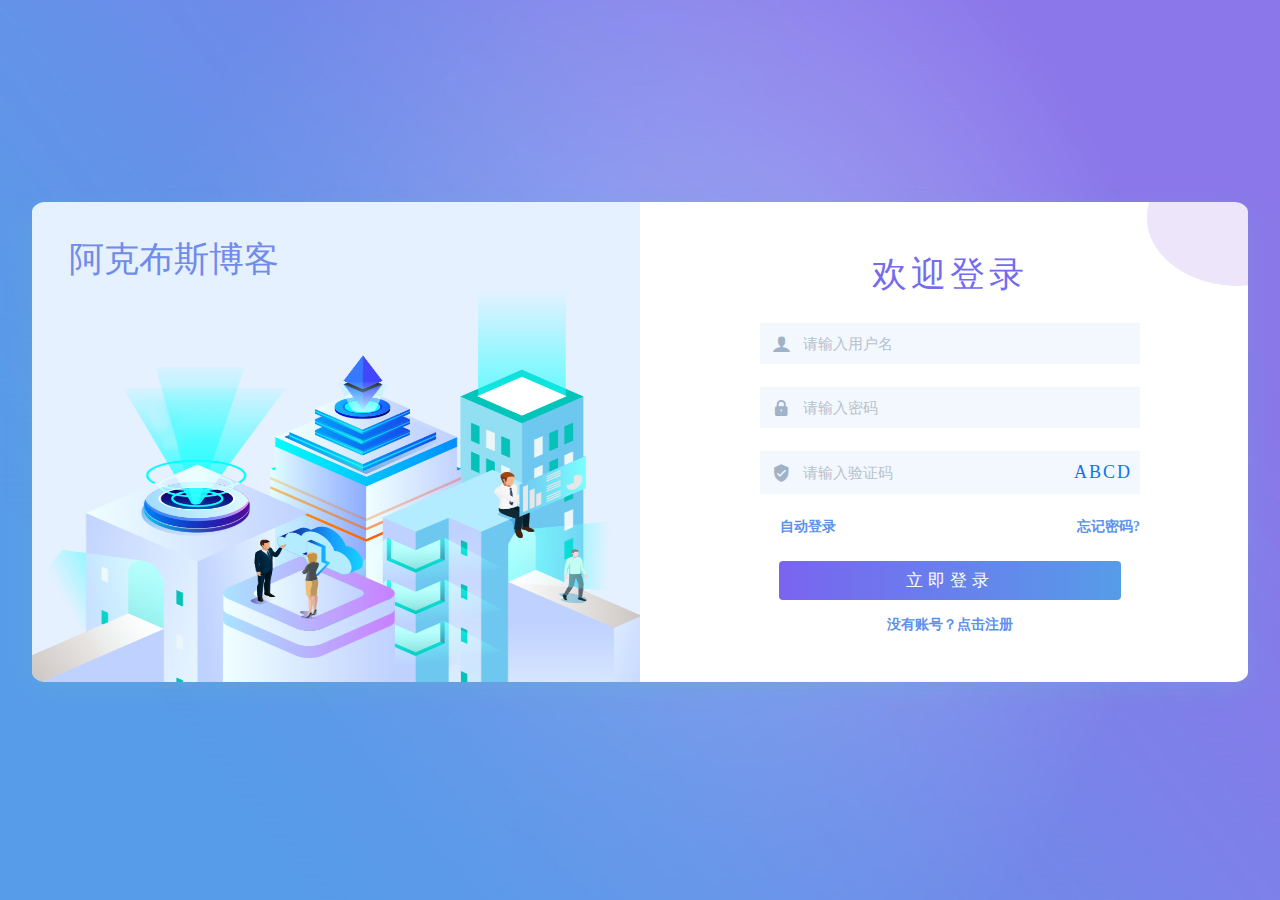
<file: index.html>
<!DOCTYPE html>
<html>
	<head>
		<meta charset="utf-8">
		<meta name="viewport" content="width=device-width, initial-scale=1.0">
		<meta http-equiv="X-UA-Compatible" content="ie=edge">
		<title>登录页面</title>
		<link rel="stylesheet" type="text/css" href="fonts/index_page/pc-index-icon/style.css"/>
		<link rel="stylesheet" type="text/css" href="css/index_page.css"/>
		<link rel="shortcut icon" href="favicon.ico"/>
		<script src="js/jquery-3.4.1.js" type="text/javascript" charset="utf-8"></script>
		<script src="js/vue.js" type="text/javascript" charset="utf-8"></script>
	</head>
	<body>
		<div id="pc-terminal-model"><!-- PC端样式 -->
			<div class="pc-login-bg"><!-- PC登录背景 -->
				<div class="left-wrapper wrapper-content"><!-- 左侧包装 -->
					<span class="blog-text">阿克布斯博客</span>
				</div>
				<div class="right-wrapper wrapper-content"><!-- 右侧包装 -->
					<div class="pc-login-child login-child login-module pc-login-module"><!-- 登录模块 -->
						<p class="welcome-login-text">欢迎登录</p>
						<ul class="input-list">
							<li>
								<p class="input-wrapper">
									<i class="icon icon-first icon-user"></i>
									<input type="text" placeholder="请输入用户名" class="roomname-text" />
									<i class="icon icon-cancel"></i>
								</p>
								<p class="hint-wrapper">
									<i class="icon icon-warning"></i>
									<span class="hint-text">请输入用户名</span>
								</p>
							</li>
							<li>
								<p class="input-wrapper">
									<i class="icon icon-first icon-lock"></i>
									<input type="password" placeholder="请输入密码" class="password-text" />
									<i class="icon icon-eye1"></i>
								</p>
								<p class="hint-wrapper">
									<i class="icon icon-warning"></i>
									<span class="hint-text">请输入密码</span>
								</p>
							</li>
							<li>
								<p class="input-wrapper">
									<i class="icon icon-first icon-verified_user"></i>
									<input type="text" placeholder="请输入验证码" class="random-verification-code-input" value="" />
									<span class="random-verification-code" title="点击更新验证码">ABCD</span>
								</p>
								<p class="hint-wrapper">
									<i class="icon icon-warning"></i>
									<span class="hint-text">请输入验证码</span>
								</p>
							</li>
						</ul>
						<div class="remember-forget-wrapper">
							<p class="remember-password-wrapper"><input type="checkbox" name="" id="remember-password" value="" /><label class="auto-login-btn" for="remember-password">自动登录</label></p>
							<p class="forget-password-wrapper" onclick="location.href = 'plus/retrieve_password_page.html'"><span>忘记密码?</span></p>
						</div>
						<p class="operating-button" onclick="location.href = 'plus/HomePage.html'">立即登录</p>
						<p class="bottom-text"><span onclick="location.href = 'plus/register_page.html'">没有账号？点击注册</span></p>
					</div>
				</div>
			</div>
		</div>
		<div id="mobile-terminal-model"><!-- 移动端样式 -->
			<div class="mobile-login-bg login-child login-module">
				<span class="blog-text">阿克布斯博客</span>
				<div class="mobile-login-child mobile-login-module"><!-- 移动端登录模块 -->
					<p class="login-text">登录</p>
					<div class="input-wrapper">
						<div class="input-wrapper-child">
							<p class="moblie-user-name">用户名</p>
							<p class="moblie-input">
								 <input type="text" placeholder="请输入用户名" class="roomname-text" />
								 <i class="icon icon-cancel"></i>
							</p>
						</div>
						<div class="input-wrapper-child">
							<p class="moblie-user-name">密码</p>
							<p class="moblie-input">
								 <input type="password" placeholder="请输入密码" class="password-text" />
								 <i class="icon icon-eye1"></i>
							</p>
						</div>
						<div class="input-wrapper-child">
							<p class="moblie-user-name">验证码</p>
							<p class="moblie-input">
								 <input type="text" placeholder="请输入验证码" class="random-verification-code-input"/>
								 <span class="random-verification-code" title="点击更新验证码">ABCD</span>
							</p>
						</div>
						<p class="moblie-forget-password-text"><span onclick="location.href='plus/retrieve_password_page.html'">忘记密码?</span></p>
					</div>
				</div>
				<div class="moblie-login-btn-wrapper">
					<p class="auto-login">
						<input type="checkbox" name="" id="auto-login" value="" />
						<label for="auto-login">自动登录</label>
					</p>
					<p class="moblie-login-btn operating-button" onclick="location.href='plus/HomePage.html'">登录</p>
				</div>
				<p class="register-now"><span class="register-now-text" onclick="location.href='plus/register_page.html'">没有账号？马上注册</span></p>
			</div>
		</div>
	</body>
</html>
<script src="js/index_page.js" type="text/javascript" charset="utf-8"></script>
</file>
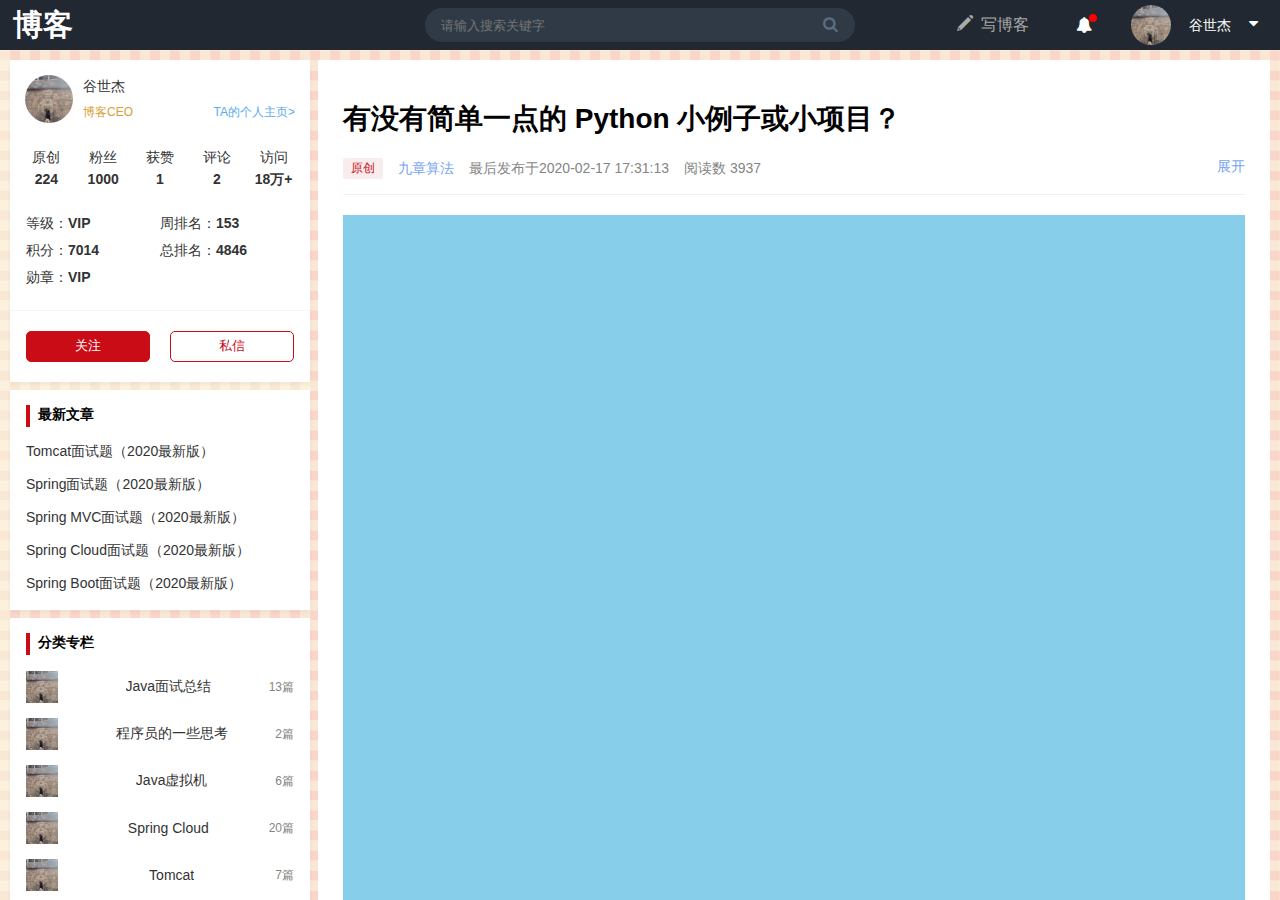
<file: plus/Blog_for_page.html>
<!DOCTYPE html>
<html>
	<head>
		<meta charset="utf-8">
		<meta name="viewport" content="width=device-width, initial-scale=1.0">
		<meta http-equiv="X-UA-Compatible" content="ie=edge">
		<title>博客查看页面</title>
		<link rel="stylesheet" type="text/css" href="../fonts/HomePage/HomePage-IconFont.css"/>
		<link rel="stylesheet" type="text/css" href="../css/Blog_for_page.css"/>
		<link rel="stylesheet" type="text/css" href="../css/ball-triangle-path.css"/>
		<link rel="stylesheet" type="text/css" href="../css/page-headline.css"/>
		<link rel="stylesheet" type="text/css" href="../fonts/Blog_for_page/style.css"/>
		<link rel="stylesheet" type="text/css" href="../css/public-animation.css"/>
		<link rel="stylesheet" type="text/css" href="../css/pop-up-windows-public-fun.css"/>
		<link rel="stylesheet" type="text/css" href="../css/public_function.css"/>
		<link rel="stylesheet" type="text/css" href="../fonts/public_icon/ok-icon/style.css"/>
		<script src="../js/FlexBug.js" type="text/javascript" charset="utf-8"></script>
		<script src="../js/jquery-3.4.1.js" type="text/javascript" charset="utf-8"></script>
		<script src="../js/page-headline.js" type="text/javascript" charset="utf-8"></script>
		<script src="../js/public-animation.js" type="text/javascript" charset="utf-8"></script>
		<script src="../js/pop-up-windows-public-fun.js" type="text/javascript" charset="utf-8"></script>
		<script src="../js/Computational_Time_Difference_Gu.js" type="text/javascript" charset="utf-8"></script>
		<script src="../js/Pagination_Gu.js" type="text/javascript" charset="utf-8"></script>
		<script src="../js/public_function.js" type="text/javascript" charset="utf-8"></script>
		<script src="../js/mobile_headline_fun.js" type="text/javascript" charset="utf-8"></script>
	</head>
	<body>
		<div id="loader_wrpper"><!-- 页面加载动画 -->
			<div class="loader_style"></div>
		</div>
		<div id="image-viewer-bg"><!-- 图片查看 -->
			<div id="image-viewer">
				
			</div>
		</div>
		<div id="report-write-wrapper" onselectstart="return false"><!-- 举报填写 -->
			<div class="report-write">
				<p class="report-write-headline"><!-- 举报顶部 -->
					<span>举报</span>
					<span class="icon icon-close-btn"></span> 
				</p>
				<div class="choose-report-content">
					<p class="choose-report-text">选择你想要举报的内容（必选）</p>
					<ul class="choose-options">
						<li>内容涉黄</li>
						<li>政治相关</li>
						<li>内容抄袭</li>
						<li>涉嫌广告</li>
						<li>内容侵权</li>
						<li>侮辱谩骂</li>
						<li>样式问题</li>
						<li>其他内容</li>
					</ul>
					<ul class="choose-options-content"><!-- 选项对应的内容 -->
						<li>
							<div class="option-content-supplementary-instruction">
								<p class="option-content-supplementary-instruction-headline">补充说明（选填）</p>
								<textarea rows="2" cols="" placeholder="请详细描述您的举报内容"></textarea>
							</div>
						</li>
						<li>
							<div class="option-content-supplementary-instruction">
								<p class="option-content-supplementary-instruction-headline">补充说明（选填）</p>
								<textarea rows="2" cols="" placeholder="请详细描述您的举报内容"></textarea>
							</div>
						</li>
						<li>
							<div class="original-link"><!-- 原文链接 -->
								<p class="original-link-headline">原文链接（必填）</p>
								<input type="text" name="" id="original-link-url" value="" placeholder="请输入原文链接"/>
							</div>
							<div class="option-content-supplementary-instruction">
								<p class="option-content-supplementary-instruction-headline">补充说明（选填）</p>
								<textarea rows="2" cols="" placeholder="请详细描述您的举报内容"></textarea>
							</div>
						</li>
						<li>
							<div class="option-content-supplementary-instruction">
								<p class="option-content-supplementary-instruction-headline">补充说明（选填）</p>
								<textarea rows="2" cols="" placeholder="请详细描述您的举报内容"></textarea>
							</div>
						</li>
						<li>
							<div class="choose-specific-reason">
								<p class="choose-specific-reason-headline">请选择具体原因（必选）</p>
								<nav class="choose-specific-reason-option-1 choose-specific-reason-option"><!-- 具体原因选项 -->
									<a>包含不实信息</a>
									<a>涉及个人隐私</a>
								</nav>
							</div>
							<div class="option-content-supplementary-instruction">
								<p class="option-content-supplementary-instruction-headline">补充说明（选填）</p>
								<textarea rows="2" cols="" placeholder="请详细描述您的举报内容"></textarea>
							</div>
						</li>
						<li>
							<div class="choose-specific-reason">
								<p class="choose-specific-reason-headline">请选择具体原因（必选）</p>
								<nav class="choose-specific-reason-option-2 choose-specific-reason-option"><!-- 具体原因选项 -->
									<a>侮辱谩骂</a>
									<a>诽谤</a>
								</nav>
							</div>
							<div class="option-content-supplementary-instruction">
								<p class="option-content-supplementary-instruction-headline">补充说明（选填）</p>
								<textarea rows="2" cols="" placeholder="请详细描述您的举报内容"></textarea>
							</div>
						</li>
						<li>
							<div class="choose-specific-reason">
								<p class="choose-specific-reason-headline">请选择具体原因（必选）</p>
								<nav class="choose-specific-reason-option-3 choose-specific-reason-option"><!-- 具体原因选项 -->
									<a>搬家样式</a>
									<a>博文样式</a>
								</nav>
							</div>
						</li>
						<li>
							<div class="option-content-supplementary-instruction">
								<p class="option-content-supplementary-instruction-headline">补充说明（选填）</p>
								<textarea rows="2" cols="" placeholder="请详细描述您的举报内容"></textarea>
							</div>
						</li>
					</ul>
				</div>
				<p class="report-write-footer"><!-- 底部 -->
					<span id="cancel-report">取消</span>
					<span id="sure-report">确定</span>
				</p>
			</div>
		</div>
		<div class="blog-wrapper" id="blog-wrapper">
			<header><!-- 头部 -->
				<div class="header-wrapper header-wrapper-pc"><!-- pc端顶部导航 -->
					<span class="header-wrapper-pc-child blogs-name" onclick="location.href='HomePage.html';">博客</span><!-- 博客名称 -->
					<span class="header-wrapper-pc-child blogs-search-wrapper">
						<input type="text" class="search-keyword" value="" placeholder="请输入搜索关键字" />
						<span class="icon-search"></span>
					</span>
					<span class="header-wrapper-pc-child blogs-infor">
						<div class="blogs-infor-child write-blogs" onclick="location.href = 'WriteBlogs.html'"><!-- 写博客 -->
							<span class="icon-pencil"></span>
							<span>写博客</span>
						</div>
						<div class="blogs-infor-child hint list-wrapper"><!-- 提示 -->
							<span class="icon-bell color-change-white">
								<span class="new-information"></span><!-- 新通知提示 -->
							</span>
							<ul>
								<li><span class="icon-bullhorn icon"></span><span>公告</span></li>
								<li><span class="icon-message icon"></span><span>评论</span></li>
								<li><span class="icon-plus icon"></span><span>关注</span></li>
								<li><span class="icon-like icon"></span><span>点赞</span></li>
								<li><span class="icon-heart icon"></span><span>收藏</span></li>
								<li><span class="icon-envelope-o icon"></span><span>私信</span></li>
								<li><span class="icon-forum icon"></span><span>回答</span></li>
								<li><span class="icon-info icon"></span><span>系统通知</span></li>
								<li><span class="icon-cogs icon"></span><span>消息设置</span></li>
							</ul>
						</div>
						<div class="user-information list-wrapper"><!-- 用户信息 -->
							<div class="user-information-fun">
								<span class="user-head-portrait"></span><!-- 用户头像 -->
								<span class="user-head-name color-change-white">谷世杰</span>
								<span class="icon-sort-desc color-change-white"></span>
								<ul class="user-information-list"><!-- 用户信息列表 -->
									<li><span class="icon-user icon"></span><span>个人中心</span></li>
									<li><span class="icon-notebook icon"></span><span>我的博客</span></li>
									<li><span class="icon-bookmark icon"></span><span>我的收藏</span></li>
									<li><span class="icon-user-circle-o icon"></span><span>切换账号</span></li>
									<li><span class="icon-exit icon" style="top: 2px;left: 2px;"></span><span>退出登录</span></li>
								</ul>
							</div>
						</div>
					</span>
				</div>
				<div class="header-wrapper header-wrapper-mobile"><!-- 顶部包装 移动端-->
					<span class="header-wrapper-pc-child blogs-name">博客</span><!-- 博客名称 -->
					<span class="header-wrapper-pc-child blogs-search-wrapper">
						<input type="text" class="search-keyword" value="" placeholder="请输入搜索关键字" />
						<span class="icon-search"></span>
					</span>
					<span class="header-wrapper-pc-child blogs-infor">
						<span class="icon-menu"></span>
						<p class="user-head-portrait"></p><!-- 用户头像 -->
					</span>
				</div>
				<div class="mobile-list" id="mobile-list"><!-- 移动端列表 -->
					<ul>
						<li onclick="location.href = 'WriteBlogs.html'"><span class="icon-pencil"></span><span>写博客</span></li>
						<li><span class="icon-bullhorn icon"></span><span>公告</span></li>
						<li><span class="icon-message icon"></span><span>评论</span></li>
						<li><span class="icon-plus icon"></span><span>关注</span></li>
						<li><span class="icon-like icon"></span><span>点赞</span></li>
						<li><span class="icon-heart icon"></span><span>收藏</span></li>
						<li><span class="icon-envelope-o icon"></span><span>私信</span></li>
						<li><span class="icon-forum icon"></span><span>回答</span></li>
						<li><span class="icon-info icon"></span><span>系统通知</span></li>
						<li><span class="icon-cogs icon"></span><span>消息设置</span></li>
						<li><span class="icon-user icon"></span><span>个人中心</span></li>
						<li><span class="icon-notebook icon"></span><span>我的博客</span></li>
						<li><span class="icon-bookmark icon" style="margin-left: 10px;"></span><span>我的收藏</span></li>
						<li><span class="icon-user-circle-o icon"></span><span>切换账号</span></li>
						<li><span class="icon-exit icon" style="position: relative;left: 2px;"></span><span>退出登录</span></li>
					</ul>
				</div>
			</header>
			<div id="bottom-wrapper"><!-- 底部包装 -->
				<div class="side-bar fixed-scroll-bug" id="side-bar"><!-- 侧边栏 -->
					<div class="user-infor-bar"><!-- 用户信息栏 -->
						<div class="head-infor"><!-- 头部信息 -->
							<p class="user-head-portrait show_personal_data_ele"><!-- 用户头像 -->
								
							</p>
							<div class="user-name"><!-- 用户名称 -->
								<p class="name-text">谷世杰</p>
								<p class="user-title"><span class="user-title-text">博客CEO</span><span class="user-homepage">TA的个人主页></span></p>
							</div>
						</div>
						<ul class="user-blogs-infor"><!-- 用户博客信息 -->
							<li><span>原创</span><span>224</span></li>
							<li><span>粉丝</span><span class="fans-number">1000</span></li>
							<li><span>获赞</span><span class="great-number">1</span></li>
							<li><span>评论</span><span class="comment-number">2</span></li>
							<li><span>访问</span><span>18万+</span></li>
						</ul>
						<ul class="user-title-level"><!-- 用户称号等级 -->
							<li><span>等级：</span><span>VIP</span></li>
							<li><span>周排名：</span><span>153</span></li>
							<li><span>积分：</span><span>7014</span></li>
							<li><span>总排名：</span><span>4846</span></li>
							<li><span>勋章：</span><span>VIP</span></li>
						</ul>
						<div class="user-btn"><!-- 用户按钮 -->
							<p class="bg-red-bo-red attention-btn">关注</p>
							<p class="bg-white-bo-red">私信</p>
						</div>
					</div>
					<div class="newest-article"><!-- 最新文章 -->
						<!-- 侧边栏公共标题 -->
						<p class="side-bar-public-headline">
							<span></span>
							<span>最新文章</span>
						</p>
						<ul class="newest-article-list"><!-- 最新文章列表 -->
							<li class="main-text">Tomcat面试题（2020最新版）</li>
							<li class="main-text">Spring面试题（2020最新版）</li>
							<li class="main-text">Spring MVC面试题（2020最新版）</li>
							<li class="main-text">Spring Cloud面试题（2020最新版）</li>
							<li class="main-text">Spring Boot面试题（2020最新版）</li>
						</ul>
					</div>
					<div class="classification-column"><!-- 分类专栏 -->
						<p class="side-bar-public-headline">
							<span></span>
							<span>分类专栏</span>
						</p>
						<ul class="classification-column-list">
							<li>
								<p class="column-image"></p><!-- 专栏图片 -->
								<p class="main-text">Java面试总结</p>
								<p class="small-count-text">13篇</p>
							</li>
							<li>
								<p class="column-image"></p><!-- 专栏图片 -->
								<p class="main-text">程序员的一些思考</p>
								<p class="small-count-text">2篇</p>
							</li>
							<li>
								<p class="column-image"></p><!-- 专栏图片 -->
								<p class="main-text">Java虚拟机</p>
								<p class="small-count-text">6篇</p>
							</li>
							<li>
								<p class="column-image"></p><!-- 专栏图片 -->
								<p class="main-text">Spring Cloud</p>
								<p class="small-count-text">20篇</p>
							</li>
							<li>
								<p class="column-image"></p><!-- 专栏图片 -->
								<p class="main-text">Tomcat</p>
								<p class="small-count-text">7篇</p>
							</li>
						</ul>
						<p class="unfold">展开</p>
					</div>
					<div class="pigeonhole"><!-- 归档 -->
						<p class="side-bar-public-headline">
							<span></span>
							<span>归档</span>
						</p>
						<ul class="pigeonhole-list">
							<li>
								<span class="main-text">2020年2月</span>
								<span class="small-count-text">11篇</span>
							</li>
							<li>
								<span class="main-text">2020年1月</span>
								<span class="small-count-text">6篇</span>
							</li>
							<li>
								<span class="main-text">2019年12月</span>
								<span class="small-count-text">32篇</span>
							</li>
							<li>
								<span class="main-text">2019年11月</span>
								<span class="small-count-text">13篇</span>
							</li>
							<li>
								<span class="main-text">2019年10月</span>
								<span class="small-count-text">45篇</span>
							</li>
							<li>
								<span class="main-text">2019年9月</span>
								<span class="small-count-text">116篇</span>
							</li>
							<li>
								<span class="main-text">2019年8月</span>
								<span class="small-count-text">8篇</span>
							</li>
							<li>
								<span class="main-text">2019年7月</span>
								<span class="small-count-text">4篇</span>
							</li>
						</ul>
						<p class="unfold">展开</p>
					</div>
					<div class="newest-comment"><!-- 最新评论 -->
						<p class="side-bar-public-headline">
							<span></span>
							<span>最新评论</span>
						</p>
						<ul class="newest-comment-list">
							<li>
								<p class="main-text">Spring Cloud面试题（2...</p>
								<p class="comment-text"><span class="small-count-text comment-user-name">peanut2341：</span><span class="small-count-text user-comment-text">感觉还可以。</span></p>
							</li>
							<li>
								<p class="main-text">进程和线程的区别(超详细)</p>
								<p class="comment-text"><span class="small-count-text comment-user-name">ThinkWon：</span><span class="small-count-text user-comment-text">你的鼓励将是我创作的最大动力!</span></p>
							</li>
							<li>
								<p class="main-text">Dubbo面试题（2020最新版）</p>
								<p class="comment-text"><span class="small-count-text comment-user-name">qq_46367564：</span><span class="small-count-text user-comment-text">谢谢博主，学到了!</span></p>
							</li>
							<li>
								<p class="main-text">进程和线程的区别(超详细)</p>
								<p class="comment-text"><span class="small-count-text comment-user-name">jarbein：</span><span class="small-count-text user-comment-text">文章写的很不错，加油，期待更多好文章!</span></p>
							</li>
							<li>
								<p class="main-text">Java异常面试题（2020最新版）</p>
								<p class="comment-text"><span class="small-count-text comment-user-name">weixin_45685353：</span><span class="small-count-text user-comment-text">try-catch-finally中finally可以省略吧?</span></p>
							</li>
						</ul>
					</div>
					<div class="popular-articles newest-comment"><!-- 热门文章 -->
						<p class="side-bar-public-headline">
							<span></span>
							<span>热门文章</span>
						</p>
						<ul class="newest-comment-list popular-articles-list">
							<li>
								<p class="main-text">B 站上有哪些很好的学习资源?</p>
								<p class="comment-text"><span class="small-count-text">阅读数&nbsp;57333</span></p>
							</li>
							<li>
								<p class="main-text">计算机专业的书普遍都这么贵，你们都是怎么获取资源的？</p>
								<p class="comment-text"><span class="small-count-text">阅读数&nbsp;27724</span></p>
							</li>
							<li>
								<p class="main-text">GitHub 上有哪些适合新手跟进的优质项目？</p>
								<p class="comment-text"><span class="small-count-text">阅读数&nbsp;23770</span></p>
							</li>
							<li>
								<p class="main-text">怎么才能最短时、高效、踏实的学习 Python？</p>
								<p class="comment-text"><span class="small-count-text">阅读数&nbsp;8242</span></p>
							</li>
							<li>
								<p class="main-text">16个behavior question 的面试官解析及tips（上）</p>
								<p class="comment-text"><span class="small-count-text">阅读数&nbsp;7974</span></p>
							</li>
						</ul>
					</div>
				</div>
				<div class="blog-right-Wrapper" id="blog-right-Wrapper">
					<div class="blog-content" id="blog-content"><!-- 博客内容 -->
						<div class="blog-content-headline"><!-- 博客内容标题 -->
							<p id="blog-headline-text">有没有简单一点的 Python 小例子或小项目？</p>
							<div id="issue-person-infor"><!-- 发布人信息 -->
								<div class="left-infor">
									<p class="user-head-portrait"><!-- 用户头像 --></p>
									<div class="infor-text">
										<p class="name-text">谷世杰</p>
										<p class="user-title-text">博客CEO</p>
									</div>
								</div>
								<div class="right-operation">
									<span class="bg-red-bo-red attention-btn">关注</span>
									<span class="bg-white-bo-red">私信</span>
								</div>
							</div>
							<div class="blog-detailed-information"><!-- 博客详细信息 -->
								<ul class="blog-detailed-information-text">
									<li class="original">原创</li>
									<li class="blog-detailed-information-user-name">九章算法</li>
									<li class="last-issue-time">最后发布于2020-02-17 17:31:13</li>
									<li class="read-count">阅读数 3937</li>
								</ul>
								<span class="spread-statement">展开</span>
							</div>
							<div class="classify-statement"><!-- 分类和声明 -->
								<div class="classify-list"><!-- 分类列表 -->
									<span class="classify-list-name">分类专栏：</span>
									<p class="classify-list-value">九章算法面试题</p>
									<p class="classify-list-value">技术资料</p>
								</div>
								<div class="statement-wrapper"><!-- 声明包装 -->
									<p><span>版权声明：</span><span>本文为博主原创文章，转载请附上原文出处链接和本声明。</span></p>
									<p><span>本文链接：</span><a href="https://blog.csdn.net/JiuZhang_ninechapter/article/details/104361693" target="_blank">https://blog.csdn.net/JiuZhang_ninechapter/article/details/104361693</a></p>
								</div>
							</div>
						</div>
						<div class="blog-main-content"><!-- 博客主要内容 -->
							
						</div>
						<div class="blog-bottom-user-infor-operation"><!-- 博客底部用户信息和操作 -->
							<ul class="blog-bottom-operation">
								<li class="give-like click-praise-wrapper article-content-thumb-up">
									<span class="icon icon-thumbs-o-up icon-click-praise" style="margin-right: 7px;"></span>
									<span class="text-icon">点赞</span>
									<span class="click-praise-count great-number">1</span>
									<!-- <a class="like-right-line like-line"></a> -->
									<!-- <a class="like-left-line like-line"></a> -->
								</li>
								<li class="collect collect-wrapper collection-content">
									<span class="icon icon-collect icon-star-o"></span>
									<span class="text-icon">收藏</span>
								</li>
								<li class="transpond">
									<span class="icon icon-share-square-o"></span>
									<span class="text-icon">转发</span>
								</li>
							</ul>
							<div class="blog-bottom-user-infor">
								<p class="user-head-portrait wirter-head-portrait"></p>
								<div class="blog-bottom-user-text-btn">
									<div class="blog-bottom-user-text">
										<p class="blog-user-infor"><span class="blog-user-infor-name">谷世杰</span><span class="blog-user-infor-title">博客CEO</span></p>
										<p class="blog-user-dynamic-state"><span>发布了470 篇原创文章 · 获赞 1427 · 访问量 35万+</span></p>
									</div>
									<div class="blog-bottom-user-btn">
										<span class="private-letter bg-white-bo-red">私信</span>
										<span class="attention attention-btn bg-red-bo-red">关注</span>
									</div>
								</div>
							</div>
						</div>
						<div class="read-full-article">
							<p id="unfold-read-full-article-btn">展开阅读全文<span class="icon icon-angle-down"></span></p>
						</div>
					</div>
					<div class="blog-discuss-wrapper" id="blog-discuss-wrapper"><!-- 博客评论包装 -->
						<div class="to-writer-saying" id="to-writer-saying"><!-- 对作者说点儿什么 -->
							<div class="saying-area">
								<p class="oneself-head-portrait"></p>
								<textarea id="to-writer-saying-content" rows="3" cols="" placeholder="想对作者说点儿什么" maxlength="1000"></textarea>
							</div>
							<div class="saying-area-btn" unselecable="on" draggable="false" >
								<span class="input-saying">还能输入<a class="input-char-count">1000</a>个字符</span>
								<span class="cancel-reply say-btn bg-white-bo-red" id="published-cancel">取消发表</span>
								<span class="publish-comment say-btn bg-red-bo-red" id="post-comment">发表评论</span>
							</div>
						</div>
						<ul class="blog-user-comment" id="blog-user-comment">
							
						</ul>
					</div>
					<ul class="recommend-the-blog" id="recommend-the-blog"><!-- 推荐的博文 -->
						<li>
							<div class="recommend-the-blog-headline-pageview">
								<p class="recommend-the-blog-headline" title="大学四年，我把私藏的自学「学习网站/实用工具」都贡献出来了">大学四年，我把私藏的自学「学习网站/实用工具」都贡献出来了</p>
								<p class="recommend-the-blog-pageview">
									<span class="blog-pageview-count">阅读数 27万+</span>
									<span class="blog-issue-date">2020-02-29</span>
								</p>
							</div>
							<div class="recommend-the-blog-content-writer">
								<p class="recommend-the-blog-content">想让工资翻倍，就要不断学习，不断进步，如果你现在还处于迷惘与彷徨中，那么你现在需要做的，就是去招聘网站上，不断进步，如果你现在还处于迷惘与彷徨中，那么你现在需要做的，就是去招聘网站上</p>
								<p class="recommend-the-blog-writer-wrapper">
									<span class="blog-text">博文</span>
									<span class="from-writer">来自：</span>
									<span class="recommend-the-blog-writer">谷世杰</span>
								</p>
							</div>
						</li>
						<li>
							<div class="recommend-the-blog-headline-pageview">
								<p class="recommend-the-blog-headline" title="大学四年，我把私藏的自学「学习网站/实用工具」都贡献出来了">大学四年，我把私藏的自学「学习网站/实用工具」都贡献出来了</p>
								<p class="recommend-the-blog-pageview">
									<span class="blog-pageview-count">阅读数 27万+</span>
									<span class="blog-issue-date">2020-02-29</span>
								</p>
							</div>
							<div class="recommend-the-blog-content-writer">
								<p class="recommend-the-blog-content">想让工资翻倍，就要不断学习，不断进步，如果你现在还处于迷惘与彷徨中，那么你现在需要做的，就是去招聘网站上，不断进步，如果你现在还处于迷惘与彷徨中，那么你现在需要做的，就是去招聘网站上</p>
								<p class="recommend-the-blog-writer-wrapper">
									<span class="blog-text">博文</span>
									<span class="from-writer">来自：</span>
									<span class="recommend-the-blog-writer">谷世杰</span>
								</p>
							</div>
						</li>
						<li>
							<div class="recommend-the-blog-headline-pageview">
								<p class="recommend-the-blog-headline" title="大学四年，我把私藏的自学「学习网站/实用工具」都贡献出来了">大学四年，我把私藏的自学「学习网站/实用工具」都贡献出来了</p>
								<p class="recommend-the-blog-pageview">
									<span class="blog-pageview-count">阅读数 27万+</span>
									<span class="blog-issue-date">2020-02-29</span>
								</p>
							</div>
							<div class="recommend-the-blog-content-writer">
								<p class="recommend-the-blog-content">想让工资翻倍，就要不断学习，不断进步，如果你现在还处于迷惘与彷徨中，那么你现在需要做的，就是去招聘网站上，不断进步，如果你现在还处于迷惘与彷徨中，那么你现在需要做的，就是去招聘网站上</p>
								<p class="recommend-the-blog-writer-wrapper">
									<span class="blog-text">博文</span>
									<span class="from-writer">来自：</span>
									<span class="recommend-the-blog-writer">谷世杰</span>
								</p>
							</div>
						</li>
						<li>
							<div class="recommend-the-blog-headline-pageview">
								<p class="recommend-the-blog-headline" title="大学四年，我把私藏的自学「学习网站/实用工具」都贡献出来了">大学四年，我把私藏的自学「学习网站/实用工具」都贡献出来了</p>
								<p class="recommend-the-blog-pageview">
									<span class="blog-pageview-count">阅读数 27万+</span>
									<span class="blog-issue-date">2020-02-29</span>
								</p>
							</div>
							<div class="recommend-the-blog-content-writer">
								<p class="recommend-the-blog-content">想让工资翻倍，就要不断学习，不断进步，如果你现在还处于迷惘与彷徨中，那么你现在需要做的，就是去招聘网站上，不断进步，如果你现在还处于迷惘与彷徨中，那么你现在需要做的，就是去招聘网站上</p>
								<p class="recommend-the-blog-writer-wrapper">
									<span class="blog-text">博文</span>
									<span class="from-writer">来自：</span>
									<span class="recommend-the-blog-writer">谷世杰</span>
								</p>
							</div>
						</li>
						<li>
							<div class="recommend-the-blog-headline-pageview">
								<p class="recommend-the-blog-headline" title="大学四年，我把私藏的自学「学习网站/实用工具」都贡献出来了">大学四年，我把私藏的自学「学习网站/实用工具」都贡献出来了</p>
								<p class="recommend-the-blog-pageview">
									<span class="blog-pageview-count">阅读数 27万+</span>
									<span class="blog-issue-date">2020-02-29</span>
								</p>
							</div>
							<div class="recommend-the-blog-content-writer">
								<p class="recommend-the-blog-content">想让工资翻倍，就要不断学习，不断进步，如果你现在还处于迷惘与彷徨中，那么你现在需要做的，就是去招聘网站上，不断进步，如果你现在还处于迷惘与彷徨中，那么你现在需要做的，就是去招聘网站上</p>
								<p class="recommend-the-blog-writer-wrapper">
									<span class="blog-text">博文</span>
									<span class="from-writer">来自：</span>
									<span class="recommend-the-blog-writer">谷世杰</span>
								</p>
							</div>
						</li>
						<div class="not-more-recommend">
							<p class="not-more-recommend-text">没有更多推荐了，<span class="return-homepage" onclick="location.href='./HomePage.html'">返回首页</span></p>
							<div class="bottom-skin-des">
								<p><span>©️ 2019 Akebuss</span></p>
								<p><span>皮肤主题: </span><span>程序猿惹谁了</span></p>
								<p><span>设计师: </span><span>谷世杰</span></p>
							</div>
						</div>
					</ul>
				</div>
				<div id="right_side_bar-wrapper" class="fixed-scroll-bug">
					<ul id="right_side_bar"><!-- 右边侧边栏 -->
						<li class="give-like article-content-thumb-up click-praise-wrapper hover-handle">
							<span class="icon icon-thumbs-o-up icon-click-praise"></span>
							<span class="text-icon">点赞</span>
							<span class="click-praise-count text-count great-number">1</span>
						</li>
						<li class="collect collect-wrapper collection-content hover-handle">
							<span class="icon icon-collect icon-star-o"></span>
							<span class="text-icon">收藏</span>
						</li>
						<li class="transpond hover-handle">
							<span class="icon icon-collect icon-share-square-o"></span>
							<span class="text-icon">转发</span>
						</li>
						<li class="comment-btn hover-handle">
							<span class="icon icon-collect icon-thumbs-o-up icon-chat-3"></span>
							<span class="text-icon">评论</span>
							<span class="comment-btn-count text-count comment-number">1</span>
						</li>
						<li class="report hover-handle">
							<span class="report-text">举报</span>
						</li>
						<li class="return-header">
							<span class="return-header-text">回到顶部</span>
							<span class="icon icon-angle-up"></span>
						</li>
					</ul>
				</div>
			</div>
		</div>
	</body>
</html>
<script src="../js/Blog_for_page.js" type="text/javascript" charset="utf-8"></script>
</file>
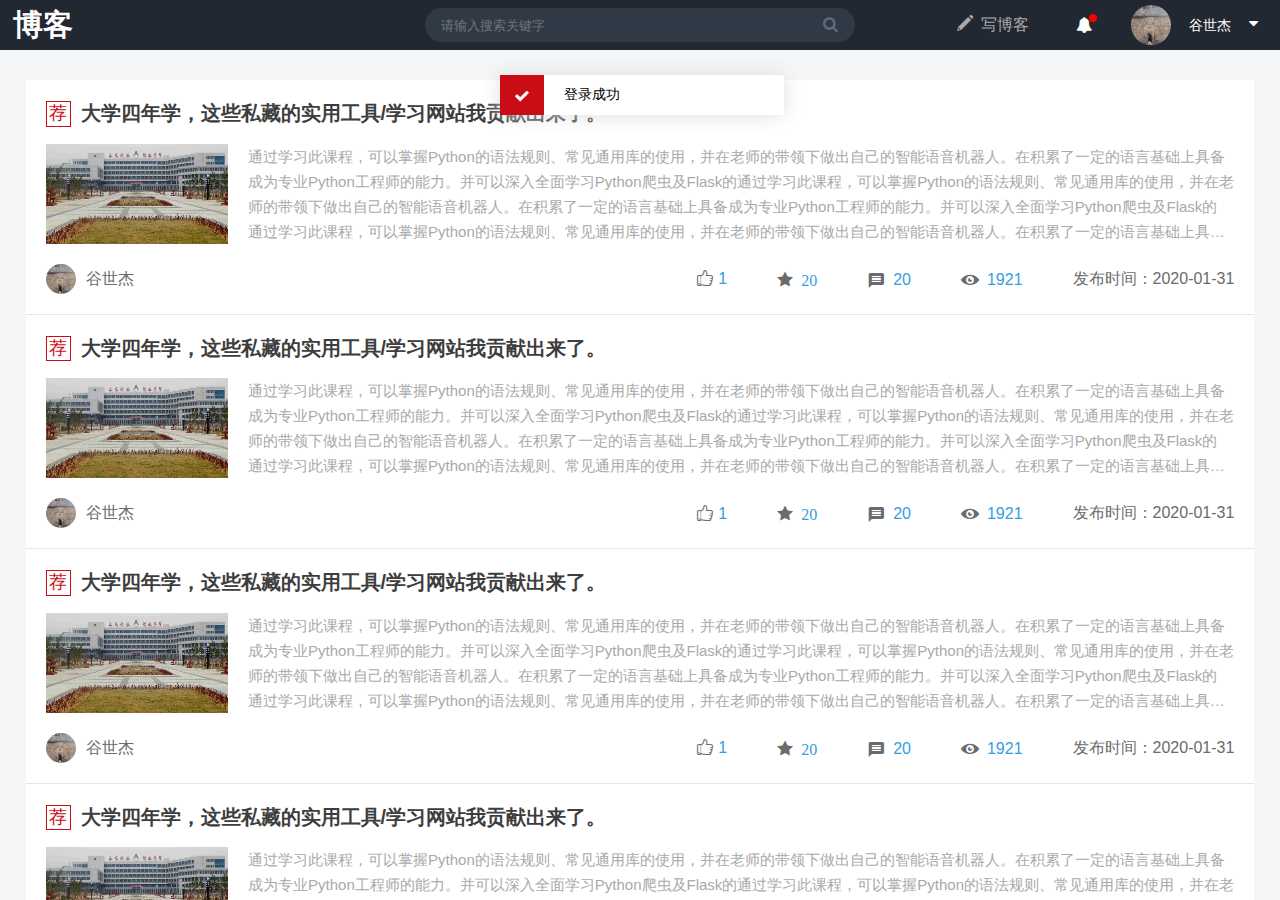
<file: plus/HomePage.html>
<!DOCTYPE html>
<html>
	<head>
		<meta charset="utf-8">
		<meta name="viewport" content="width=device-width, initial-scale=1.0">
		<meta http-equiv="X-UA-Compatible" content="ie=edge">
		<title>博客主页</title>
		<link rel="stylesheet" type="text/css" href="../fonts/HomePage/HomePage-IconFont.css"/>
		<link rel="stylesheet" type="text/css" href="../css/HomePage.css"/>
		<link rel="stylesheet" type="text/css" href="../css/ball-triangle-path.css"/>
		<link rel="stylesheet" type="text/css" href="../css/page-headline.css"/>
		<link rel="stylesheet" type="text/css" href="../css/public-animation.css"/>
		<link rel="stylesheet" type="text/css" href="../fonts/public_icon/ok-icon/style.css"/>
		<link rel="stylesheet" type="text/css" href="../css/pop-up-windows-public-fun.css"/>
		<script src="../js/FlexBug.js" type="text/javascript" charset="utf-8"></script>
		<script src="../js/jquery-3.4.1.js" type="text/javascript" charset="utf-8"></script>
		<script src="../js/page-headline.js" type="text/javascript" charset="utf-8"></script>
		<script src="../js/public-animation.js" type="text/javascript" charset="utf-8"></script>
		<script src="../js/md5.js" type="text/javascript" charset="utf-8"></script>
		<script src="../js/pop-up-windows-public-fun.js" type="text/javascript" charset="utf-8"></script>
	</head>
	<body>
		<header><!-- 头部 -->
			<div class="header-wrapper header-wrapper-pc"><!-- pc端顶部导航 -->
				<span class="header-wrapper-pc-child blogs-name">博客</span><!-- 博客名称 -->
				<span class="header-wrapper-pc-child blogs-search-wrapper">
					<input type="text" class="search-keyword" value="" placeholder="请输入搜索关键字" />
					<span class="icon-search"></span>
				</span>
				<span class="header-wrapper-pc-child blogs-infor">
					<div class="blogs-infor-child write-blogs" onclick="location.href = 'WriteBlogs.html'"><!-- 写博客 -->
						<span class="icon-pencil"></span>
						<span>写博客</span>
					</div>
					<div class="blogs-infor-child hint list-wrapper"><!-- 提示 -->
						<span class="icon-bell color-change-white">
							<span class="new-information"></span><!-- 新通知提示 -->
						</span>
						<ul>
							<li><span class="icon-bullhorn icon"></span><span>公告</span></li>
							<li onclick="open_url('FunctionalBlock.html','评论')"><span class="icon-message icon"></span><span>评论</span></li>
							<li onclick="open_url('FunctionalBlock.html','关注')"><span class="icon-plus icon"></span><span>关注</span></li>
							<li onclick="open_url('FunctionalBlock.html','点赞')"><span class="icon-like icon"></span><span>点赞</span></li>
							<li onclick="open_url('FunctionalBlock.html','收藏')"><span class="icon-heart icon"></span><span>收藏</span></li>
							<li onclick="open_url('FunctionalBlock.html','私信')"><span class="icon-envelope-o icon"></span><span>私信</span></li>
							<li onclick="open_url('FunctionalBlock.html','回答')"><span class="icon-forum icon"></span><span>回答</span></li>
							<li onclick="open_url('FunctionalBlock.html','系统通知')"><span class="icon-info icon"></span><span>系统通知</span></li>
							<li onclick="open_url('FunctionalBlock.html','消息设置')"><span class="icon-cogs icon"></span><span>消息设置</span></li>
						</ul>
					</div>
					<div class="user-information list-wrapper"><!-- 用户信息 -->
						<div class="user-information-fun">
							<span class="user-head-portrait"></span><!-- 用户头像 -->
							<span class="user-head-name color-change-white">谷世杰</span>
							<span class="icon-sort-desc color-change-white"></span>
							<ul class="user-information-list"><!-- 用户信息列表 -->
								<li onclick="open_url('PersonalCenter.html','个人中心')"><span class="icon-user icon"></span><span>个人中心</span></li>
								<li onclick="open_url('PersonalCenter.html','我的博客')"><span class="icon-notebook icon"></span><span>我的博客</span></li>
								<li onclick="open_url('PersonalCenter.html','我的收藏')"><span class="icon-bookmark icon"></span><span>我的收藏</span></li>
								<li onclick="open_url('PersonalCenter.html','切换账号')"><span class="icon-user-circle-o icon"></span><span>切换账号</span></li>
								<li><span class="icon-exit icon" style="top: 2px;left: 2px;"></span><span>退出登录</span></li>
							</ul>
						</div>
					</div>
				</span>
			</div>
			<div class="header-wrapper header-wrapper-mobile"><!-- 顶部包装 移动端-->
				<span class="header-wrapper-pc-child blogs-name">博客</span><!-- 博客名称 -->
				<span class="header-wrapper-pc-child blogs-search-wrapper">
					<input type="text" class="search-keyword" value="" placeholder="请输入搜索关键字" />
					<span class="icon-search"></span>
				</span>
				<span class="header-wrapper-pc-child blogs-infor">
					<span class="icon-menu"></span>
					<p class="user-head-portrait"></p><!-- 用户头像 -->
				</span>
			</div>
			<div class="mobile-list" id="mobile-list"><!-- 移动端列表 -->
				<ul>
					<li onclick="location.href = 'WriteBlogs.html'"><span class="icon-pencil"></span><span>写博客</span></li>
					<li><span class="icon-bullhorn icon"></span><span>公告</span></li>
					<li onclick="open_url('FunctionalBlock.html','评论')"><span class="icon-message icon"></span><span>评论</span></li>
					<li onclick="open_url('FunctionalBlock.html','关注')"><span class="icon-plus icon"></span><span>关注</span></li>
					<li onclick="open_url('FunctionalBlock.html','点赞')"><span class="icon-like icon"></span><span>点赞</span></li>
					<li onclick="open_url('FunctionalBlock.html','收藏')"><span class="icon-heart icon"></span><span>收藏</span></li>
					<li onclick="open_url('FunctionalBlock.html','私信')"><span class="icon-envelope-o icon"></span><span>私信</span></li>
					<li onclick="open_url('FunctionalBlock.html','回答')"><span class="icon-forum icon"></span><span>回答</span></li>
					<li onclick="open_url('FunctionalBlock.html','系统通知')"><span class="icon-info icon"></span><span>系统通知</span></li>
					<li onclick="open_url('FunctionalBlock.html','消息设置')"><span class="icon-cogs icon"></span><span>消息设置</span></li>
					<li onclick="open_url('PersonalCenter.html','个人中心')"><span class="icon-user icon"></span><span>个人中心</span></li>
					<li onclick="open_url('PersonalCenter.html','我的博客')"><span class="icon-notebook icon"></span><span>我的博客</span></li>
					<li onclick="open_url('PersonalCenter.html','我的收藏')"><span class="icon-bookmark icon" style="margin-left: 10px;"></span><span>我的收藏</span></li>
					<li onclick="open_url('PersonalCenter.html','切换账号')"><span class="icon-user-circle-o icon"></span><span>切换账号</span></li>
					<li><span class="icon-exit icon" style="position: relative;left: 2px;"></span><span>退出登录</span></li>
				</ul>
			</div>
		</header>
		<div class="bottom-wrapper" id="bottom-wrapper"><!-- 底部内容 -->
			<ul id="issue-blogs"><!-- 发布博客内容 -->
				<li onclick="location.href='Blog_for_page.html'">
					<div class="issue-Wrapper">
						<div class="issue-content-headline"><!-- 发布内容的标题 -->
							<span class="recommend-text">荐</span>
							<span class="issue-content-headline-text">大学四年学，这些私藏的实用工具/学习网站我贡献出来了。</span>
							<!-- <span class="icon-clear" class="icon-clear"></span> -->
						</div>
						<div class="issue-content-describe"><!-- 发布内容描述 -->
							<div class="issue-content-image"><!-- 发布内容的图片 -->
								
							</div>
							<div class="issue-content-text"><!-- 发布内容的文字 -->
								通过学习此课程，可以掌握Python的语法规则、常见通用库的使用，并在老师的带领下做出自己的智能语音机器人。在积累了一定的语言基础上具备成为专业Python工程师的能力。并可以深入全面学习Python爬虫及Flask的通过学习此课程，可以掌握Python的语法规则、常见通用库的使用，并在老师的带领下做出自己的智能语音机器人。在积累了一定的语言基础上具备成为专业Python工程师的能力。并可以深入全面学习Python爬虫及Flask的
								通过学习此课程，可以掌握Python的语法规则、常见通用库的使用，并在老师的带领下做出自己的智能语音机器人。在积累了一定的语言基础上具备成为专业Python工程师的能力。并可以深入全面学习Python爬虫及Flask的通过学习此课程，可以掌握Python的语法规则、常见通用库的使用，并在老师的带领下做出自己的智能语音机器人。在积累了一定的语言基础上具备成为专业Python工程师的能力。并可以深入全面学习Python爬虫及Flask的
							</div>
						</div>
						<div class="issue-content-information"><!-- 发布内容的信息 -->
							<p class="issue-user-information"><!-- 发布人的信息 -->
								<span class="issue-user-head-portrait"></span><!-- 发布人头像 -->
								<span class="issue-user-name">谷世杰</span><!-- 发布人名称 -->
							</p>
							<div class="icon-dynamic-state-infor">
								<p class="give-like click-praise-wrapper article-content-thumb-up"><!-- 点赞 -->
									<span class="icon-like icon-click-praise icon-margin-right icon-thumbs-o-up"></span>
									<span class="like-number isuse-number click-praise-count great-number">1</span>
									<!-- <a class="like-right-line like-line"></a> -->
									<!-- <a class="like-left-line like-line"></a> -->
								</p>
								<p class="heart collect-wrapper"><!-- 收藏 -->
									<span class="icon-star-full icon-collect icon-margin-right"></span>
									<span class="heart-number isuse-number icon-collect-count">20</span>
								</p>
								<p class="comment"><!-- 评论 -->
									<span class="icon-message icon-margin-right"></span>
									<span class="comment-number isuse-number">20</span>
								</p>
								<p class="issue-content-page-view"><!-- 发布内容浏览量-->
									<span class="icon-eye icon-margin-right"></span>
									<span class="issue-content-page-view-number isuse-number">1921</span>
								</p>
								<p class="issue-content-time"><!-- 发布内容时间-->
									<span>发布时间：</span>
									<span class="issue-content-time-text">2020-01-31</span>
								</p>
							</div>
						</div>
					</div>
				</li>
				<li onclick="location.href='Blog_for_page.html'">
					<div class="issue-Wrapper">
						<div class="issue-content-headline"><!-- 发布内容的标题 -->
							<span class="recommend-text">荐</span>
							<span class="issue-content-headline-text">大学四年学，这些私藏的实用工具/学习网站我贡献出来了。</span>
							<!-- <span class="icon-clear" class="icon-clear"></span> -->
						</div>
						<div class="issue-content-describe"><!-- 发布内容描述 -->
							<div class="issue-content-image"><!-- 发布内容的图片 -->
								
							</div>
							<div class="issue-content-text"><!-- 发布内容的文字 -->
								通过学习此课程，可以掌握Python的语法规则、常见通用库的使用，并在老师的带领下做出自己的智能语音机器人。在积累了一定的语言基础上具备成为专业Python工程师的能力。并可以深入全面学习Python爬虫及Flask的通过学习此课程，可以掌握Python的语法规则、常见通用库的使用，并在老师的带领下做出自己的智能语音机器人。在积累了一定的语言基础上具备成为专业Python工程师的能力。并可以深入全面学习Python爬虫及Flask的
								通过学习此课程，可以掌握Python的语法规则、常见通用库的使用，并在老师的带领下做出自己的智能语音机器人。在积累了一定的语言基础上具备成为专业Python工程师的能力。并可以深入全面学习Python爬虫及Flask的通过学习此课程，可以掌握Python的语法规则、常见通用库的使用，并在老师的带领下做出自己的智能语音机器人。在积累了一定的语言基础上具备成为专业Python工程师的能力。并可以深入全面学习Python爬虫及Flask的
							</div>
						</div>
						<div class="issue-content-information"><!-- 发布内容的信息 -->
							<p class="issue-user-information"><!-- 发布人的信息 -->
								<span class="issue-user-head-portrait"></span><!-- 发布人头像 -->
								<span class="issue-user-name">谷世杰</span><!-- 发布人名称 -->
							</p>
							<div class="icon-dynamic-state-infor">
								<p class="give-like click-praise-wrapper"><!-- 点赞 -->
									<span class="icon-like icon-click-praise icon-margin-right"></span>
									<span class="like-number isuse-number click-praise-count">1</span>
									<!-- <a class="like-right-line like-line"></a> -->
									<!-- <a class="like-left-line like-line"></a> -->
								</p>
								<p class="heart collect-wrapper"><!-- 收藏 -->
									<span class="icon-star-full icon-collect icon-margin-right"></span>
									<span class="heart-number isuse-number icon-collect-count">20</span>
								</p>
								<p class="comment"><!-- 评论 -->
									<span class="icon-message icon-margin-right"></span>
									<span class="comment-number isuse-number">20</span>
								</p>
								<p class="issue-content-page-view"><!-- 发布内容浏览量-->
									<span class="icon-eye icon-margin-right"></span>
									<span class="issue-content-page-view-number isuse-number">1921</span>
								</p>
								<p class="issue-content-time"><!-- 发布内容时间-->
									<span>发布时间：</span>
									<span class="issue-content-time-text">2020-01-31</span>
								</p>
							</div>
						</div>
					</div>
				</li>
				<li onclick="location.href='Blog_for_page.html'">
					<div class="issue-Wrapper">
						<div class="issue-content-headline"><!-- 发布内容的标题 -->
							<span class="recommend-text">荐</span>
							<span class="issue-content-headline-text">大学四年学，这些私藏的实用工具/学习网站我贡献出来了。</span>
							<!-- <span class="icon-clear" class="icon-clear"></span> -->
						</div>
						<div class="issue-content-describe"><!-- 发布内容描述 -->
							<div class="issue-content-image"><!-- 发布内容的图片 -->
								
							</div>
							<div class="issue-content-text"><!-- 发布内容的文字 -->
								通过学习此课程，可以掌握Python的语法规则、常见通用库的使用，并在老师的带领下做出自己的智能语音机器人。在积累了一定的语言基础上具备成为专业Python工程师的能力。并可以深入全面学习Python爬虫及Flask的通过学习此课程，可以掌握Python的语法规则、常见通用库的使用，并在老师的带领下做出自己的智能语音机器人。在积累了一定的语言基础上具备成为专业Python工程师的能力。并可以深入全面学习Python爬虫及Flask的
								通过学习此课程，可以掌握Python的语法规则、常见通用库的使用，并在老师的带领下做出自己的智能语音机器人。在积累了一定的语言基础上具备成为专业Python工程师的能力。并可以深入全面学习Python爬虫及Flask的通过学习此课程，可以掌握Python的语法规则、常见通用库的使用，并在老师的带领下做出自己的智能语音机器人。在积累了一定的语言基础上具备成为专业Python工程师的能力。并可以深入全面学习Python爬虫及Flask的
							</div>
						</div>
						<div class="issue-content-information"><!-- 发布内容的信息 -->
							<p class="issue-user-information"><!-- 发布人的信息 -->
								<span class="issue-user-head-portrait"></span><!-- 发布人头像 -->
								<span class="issue-user-name">谷世杰</span><!-- 发布人名称 -->
							</p>
							<div class="icon-dynamic-state-infor">
								<p class="give-like click-praise-wrapper"><!-- 点赞 -->
									<span class="icon-like icon-click-praise icon-margin-right"></span>
									<span class="like-number isuse-number click-praise-count">1</span>
									<!-- <a class="like-right-line like-line"></a> -->
									<!-- <a class="like-left-line like-line"></a> -->
								</p>
								<p class="heart collect-wrapper"><!-- 收藏 -->
									<span class="icon-star-full icon-collect icon-margin-right"></span>
									<span class="heart-number isuse-number icon-collect-count">20</span>
								</p>
								<p class="comment"><!-- 评论 -->
									<span class="icon-message icon-margin-right"></span>
									<span class="comment-number isuse-number">20</span>
								</p>
								<p class="issue-content-page-view"><!-- 发布内容浏览量-->
									<span class="icon-eye icon-margin-right"></span>
									<span class="issue-content-page-view-number isuse-number">1921</span>
								</p>
								<p class="issue-content-time"><!-- 发布内容时间-->
									<span>发布时间：</span>
									<span class="issue-content-time-text">2020-01-31</span>
								</p>
							</div>
						</div>
					</div>
				</li>
				<li onclick="location.href='Blog_for_page.html'">
					<div class="issue-Wrapper">
						<div class="issue-content-headline"><!-- 发布内容的标题 -->
							<span class="recommend-text">荐</span>
							<span class="issue-content-headline-text">大学四年学，这些私藏的实用工具/学习网站我贡献出来了。</span>
							<!-- <span class="icon-clear" class="icon-clear"></span> -->
						</div>
						<div class="issue-content-describe"><!-- 发布内容描述 -->
							<div class="issue-content-image"><!-- 发布内容的图片 -->
								
							</div>
							<div class="issue-content-text"><!-- 发布内容的文字 -->
								通过学习此课程，可以掌握Python的语法规则、常见通用库的使用，并在老师的带领下做出自己的智能语音机器人。在积累了一定的语言基础上具备成为专业Python工程师的能力。并可以深入全面学习Python爬虫及Flask的通过学习此课程，可以掌握Python的语法规则、常见通用库的使用，并在老师的带领下做出自己的智能语音机器人。在积累了一定的语言基础上具备成为专业Python工程师的能力。并可以深入全面学习Python爬虫及Flask的
								通过学习此课程，可以掌握Python的语法规则、常见通用库的使用，并在老师的带领下做出自己的智能语音机器人。在积累了一定的语言基础上具备成为专业Python工程师的能力。并可以深入全面学习Python爬虫及Flask的通过学习此课程，可以掌握Python的语法规则、常见通用库的使用，并在老师的带领下做出自己的智能语音机器人。在积累了一定的语言基础上具备成为专业Python工程师的能力。并可以深入全面学习Python爬虫及Flask的
							</div>
						</div>
						<div class="issue-content-information"><!-- 发布内容的信息 -->
							<p class="issue-user-information"><!-- 发布人的信息 -->
								<span class="issue-user-head-portrait"></span><!-- 发布人头像 -->
								<span class="issue-user-name">谷世杰</span><!-- 发布人名称 -->
							</p>
							<div class="icon-dynamic-state-infor">
								<p class="give-like click-praise-wrapper"><!-- 点赞 -->
									<span class="icon-like icon-click-praise icon-margin-right"></span>
									<span class="like-number isuse-number click-praise-count">1</span>
									<!-- <a class="like-right-line like-line"></a> -->
									<!-- <a class="like-left-line like-line"></a> -->
								</p>
								<p class="heart collect-wrapper"><!-- 收藏 -->
									<span class="icon-star-full icon-collect icon-margin-right"></span>
									<span class="heart-number isuse-number icon-collect-count">20</span>
								</p>
								<p class="comment"><!-- 评论 -->
									<span class="icon-message icon-margin-right"></span>
									<span class="comment-number isuse-number">20</span>
								</p>
								<p class="issue-content-page-view"><!-- 发布内容浏览量-->
									<span class="icon-eye icon-margin-right"></span>
									<span class="issue-content-page-view-number isuse-number">1921</span>
								</p>
								<p class="issue-content-time"><!-- 发布内容时间-->
									<span>发布时间：</span>
									<span class="issue-content-time-text">2020-01-31</span>
								</p>
							</div>
						</div>
					</div>
				</li>
				<!-- <div class="blogs-loading">加载博客
					<div class="loading-Wrapper">加载包装
						<div class="item-loader-container loading-Wrapper-child">
						    <div class="la-ball-triangle-path la-2x">
						        <div></div>
						        <div></div>
						        <div></div>
						    </div>
						</div>
						<span class="loading-the-hours loading-Wrapper-child">数据加载中...</span>
					</div>
					<span class="update-text">已为你更新10条内容</span>
				</div> -->
			</ul>
		</div>
	</body>
</html>
<script src="../js/HomePage.js" type="text/javascript" charset="utf-8"></script>
</file>
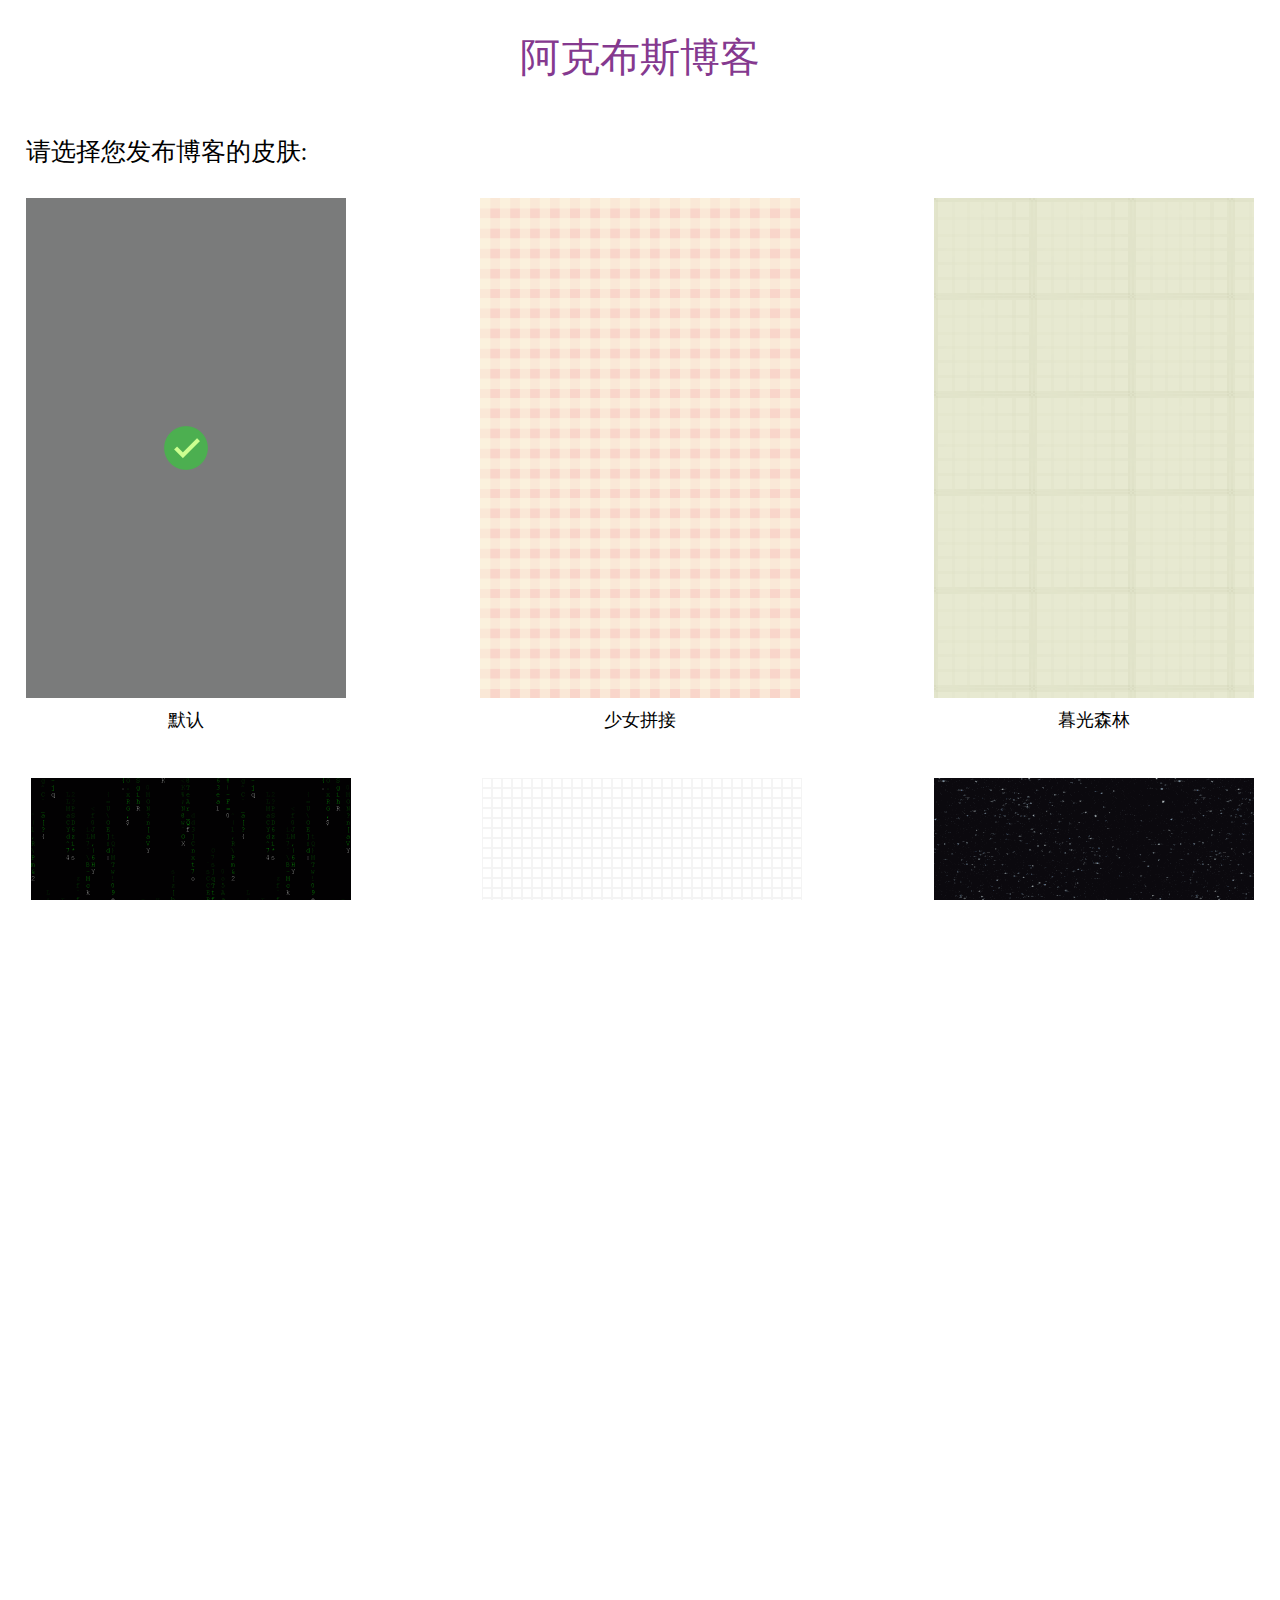
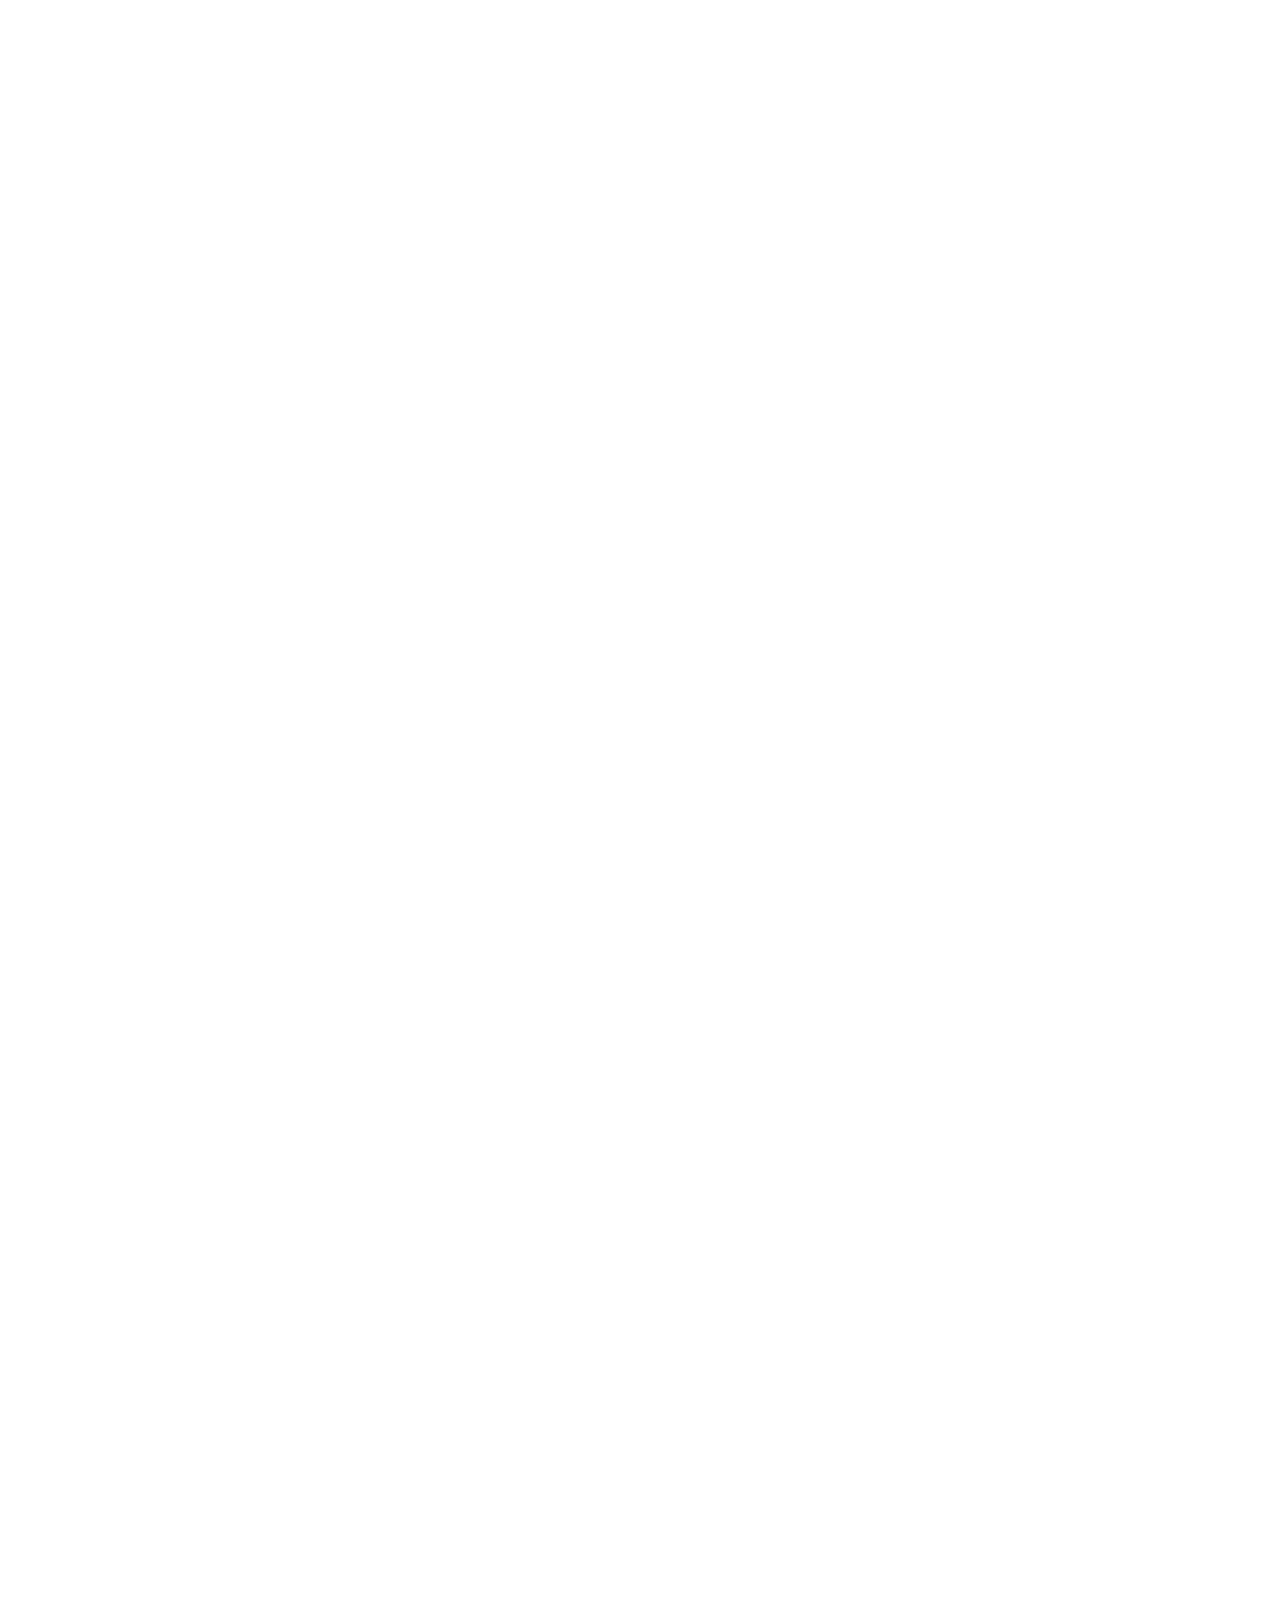
<file: plus/post_blog_last_operation.html>
<!DOCTYPE html>
<html>
	<head>
		<meta charset="utf-8" />
		<meta name="viewport" content="width=device-width, initial-scale=1">
		<title>发布博客最后操作</title>
		<link rel="stylesheet" type="text/css" href="../css/post_blog_last_operation.css"/>
		<link rel="stylesheet" type="text/css" href="../css/issue_blogs_public_style.css"/>
		<script src="../js/jquery-3.4.1.js" type="text/javascript" charset="utf-8"></script>
		<script src="../js/FlexBug.js" type="text/javascript" charset="utf-8"></script>
		<script src="../js/public_function.js" type="text/javascript" charset="utf-8"></script>
	</head>
	<body>
		<p id="akebuss-text">阿克布斯博客</p>
		<div id="choose-skin"><!-- 选择皮肤 -->
			<p class="choose-skin-headline">请选择您发布博客的皮肤:</p>
			<ul id="skin-list">
				<li>
					<div id="current_choose_skin-shade">
						<img class="current_choose_skin" src="../image/post_blog_last_operation/ok.png" >
					</div>
					<div class="skin-bg"></div>
					<p class="skin-des">默认</p>
				</li>
				<li>
					<div class="skin-bg"></div>
					<p class="skin-des">少女拼接</p>
				</li>
				<li>
					<div class="skin-bg"></div>
					<p class="skin-des">暮光森林</p>
				</li>
				<li>
					<div class="skin-bg"></div>
					<p class="skin-des">代码雨</p>
				</li>
				<li>
					<div class="skin-bg"></div>
					<p class="skin-des">极简白</p>
				</li>
				<li>
					<div class="skin-bg"></div>
					<p class="skin-des">星空</p>
				</li>
				<li>
					<div class="skin-bg"></div>
					<p class="skin-des">纹路</p>
				</li>
				<li>
					<div class="skin-bg"></div>
					<p class="skin-des">热力橙</p>
				</li>
				<li>
					<div class="skin-bg"></div>
					<p class="skin-des">活力蓝</p>
				</li>
				<li>
					<div class="skin-bg"></div>
					<p class="skin-des">简约</p>
				</li>
				<li>
					<div class="skin-bg"></div>
					<p class="skin-des">大理石纹路</p>
				</li>
				<li>
					<div class="skin-bg"></div>
					<p class="skin-des">朴素蓝</p>
				</li>
				<li>
					<div class="skin-bg"></div>
					<p class="skin-des">朴素黑</p>
				</li>
			</ul>
		</div>
		<!-- <div id="preview-wrapper">
			<p class="choose-skin-headline">预览内容:</p>
			<div id="edit-page">
				
			</div>
		</div> -->
		<p id="sure-issue-wrapper">
			<span id="sure-issue">确定发布</span>
		</p>
		<div id="upload-interface"><!-- 上传界面 -->
			<div class="uploading-wrapper">
				<div class="uploading-status uploading-successful">
					<img src="../image/post_blog_last_operation/ok.png">
					<p class="uploading-successful-text">发布成功</p>
				</div>
				<div class="uploading-status uploading-successful">
					<img src="../image/safety_detection/submit_defeated.png">
					<p class="uploading-successful-text">发布失败,网络中断。</p>
				</div>
				<div class="uploading-schedule"><!-- 进度 -->
					<p class="current-schedule"></p>
				</div>
				<div class="uploading-schedule-text">
					<p class="schedule-text">正在发表</p>
					<div class="dot-loading">
						<span>.</span>
						<span>.</span>
						<span>.</span>
					</div>
					<p class="schedule-num">50%</p>
				</div>
				<p id="cancel-uploading-wrapper"><span id="cancel-uploading">取消发表</span></p>
			</div>
		</div>
	</body>
</html>
<script src="../js/post_blog_last_operation.js" type="text/javascript" charset="utf-8"></script>
</file>
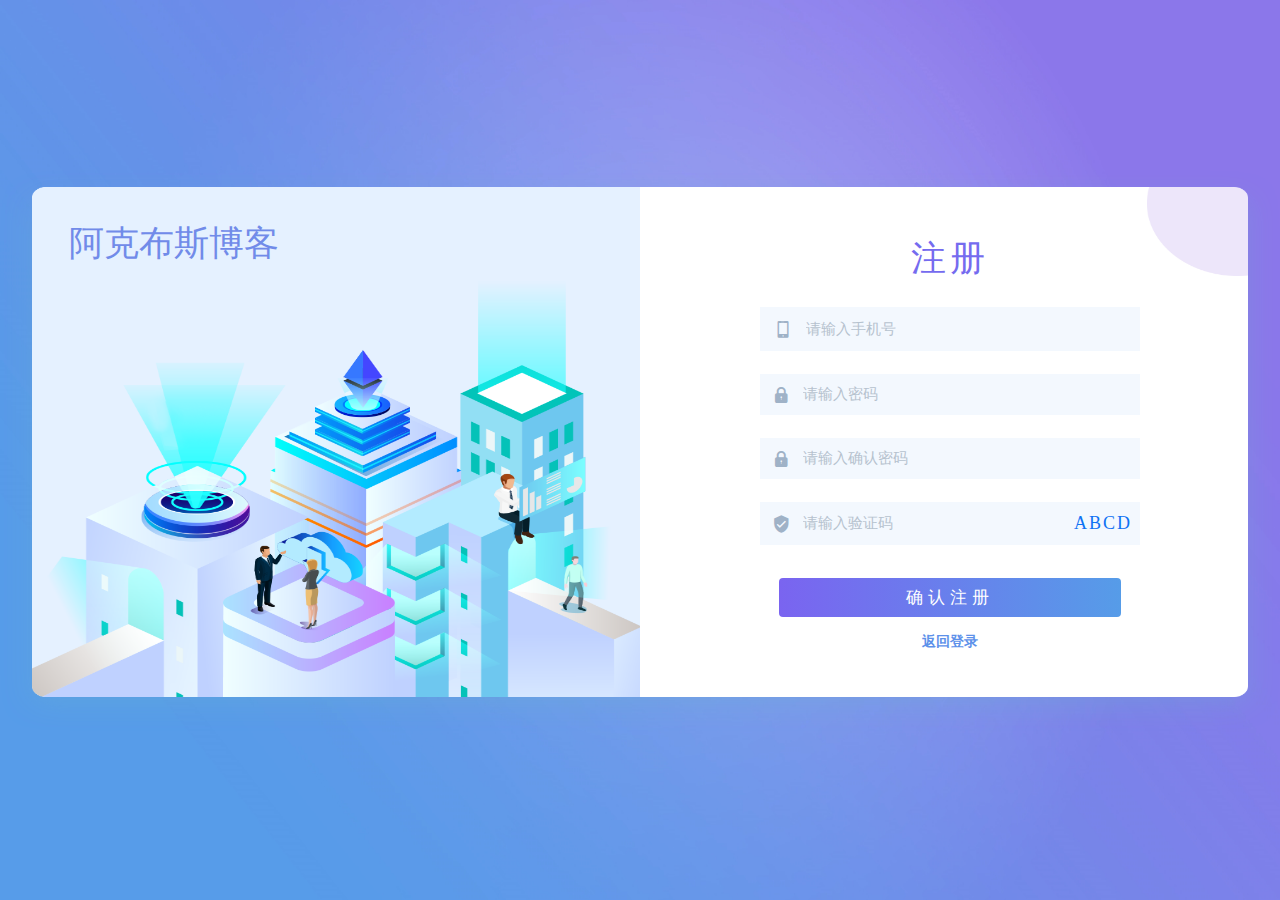
<file: plus/register_page.html>
<!DOCTYPE html>
<html>
	<head>
		<meta charset="utf-8">
		<meta name="viewport" content="width=device-width, initial-scale=1.0">
		<meta http-equiv="X-UA-Compatible" content="ie=edge">
		<title>注册页面</title>
		<link rel="stylesheet" type="text/css" href="../fonts/index_page/pc-index-icon/style.css"/>
		<link rel="stylesheet" type="text/css" href="../css/index_page.css"/>
		<script src="../js/jquery-3.4.1.js" type="text/javascript" charset="utf-8"></script>
	</head>
	<body>
		<div id="pc-terminal-model"><!-- PC端样式 -->
			<div class="pc-login-bg"><!-- PC登录背景 -->
				<div class="left-wrapper wrapper-content"><!-- 左侧包装 -->
					<span class="blog-text">阿克布斯博客</span>
				</div>
				<div class="right-wrapper wrapper-content"><!-- 右侧包装 -->
					<div class="pc-login-child login-child register-module pc-register-module"><!-- 注册模块 -->
						<p class="welcome-login-text">注册</p>
						<ul class="input-list">
							<li>
								<p class="input-wrapper">
									<i class="icon icon-first icon-phone" style="font-size: 22px;"></i>
									<input type="text" placeholder="请输入手机号" class="phone-text" />
									<i class="icon icon-cancel"></i>
								</p>
								<p class="hint-wrapper">
									<i class="icon icon-warning"></i>
									<span class="hint-text">请输入手机号</span>
								</p>
							</li>
							<li>
								<p class="input-wrapper">
									<i class="icon icon-first icon-lock"></i>
									<input type="password" placeholder="请输入密码" class="password-text before-password" />
									<i class="icon icon-eye1"></i>
								</p>
								<p class="hint-wrapper">
									<i class="icon icon-warning"></i>
									<span class="hint-text">请输入密码</span>
								</p>
							</li>
							<li>
								<p class="input-wrapper">
									<i class="icon icon-first icon-lock"></i>
									<input type="password" placeholder="请输入确认密码" class="sure-password-text after-password" />
									<i class="icon icon-eye1"></i>
								</p>
								<p class="hint-wrapper">
									<i class="icon icon-warning"></i>
									<span class="hint-text">请输入确认密码</span>
								</p>
							</li>
							<li>
								<p class="input-wrapper">
									<i class="icon icon-first icon-verified_user"></i>
									<input type="text" placeholder="请输入验证码" class="random-verification-code-input" />
									<span class="random-verification-code" title="点击更新验证码">ABCD</span>
								</p>
								<p class="hint-wrapper">
									<i class="icon icon-warning"></i>
									<span class="hint-text">请输入验证码</span>
								</p>
							</li>
						</ul>
						<p class="operating-button">确认注册</p>
						<p class="bottom-text"><span onclick="location.href = '../index.html'">返回登录</span></p>
					</div>
				</div>
			</div>
		</div>
		<div id="mobile-terminal-model"><!-- 移动端样式 -->
			<div class="mobile-login-bg login-child register-module">
				<span class="blog-text">阿克布斯博客</span>
				<div class="mobile-login-child mobile-login-module"><!-- 移动端登录模块 -->
					<p class="login-text">注册</p>
					<div class="input-wrapper">
						<div class="input-wrapper-child">
							<p class="moblie-user-name">手机号</p>
							<p class="moblie-input">
								 <input type="text" placeholder="请输入手机号" class="phone-text" />
								 <i class="icon icon-cancel"></i>
							</p>
						</div>
						<div class="input-wrapper-child">
							<p class="moblie-user-name">密码</p>
							<p class="moblie-input">
								 <input type="password" placeholder="请输入密码" class="password-text before-password" />
								 <i class="icon icon-eye1"></i>
							</p>
						</div>
						<div class="input-wrapper-child">
							<p class="moblie-user-name">确认密码</p>
							<p class="moblie-input">
								 <input type="password" placeholder="请输入确认密码" class="sure-password-text after-password" />
								 <i class="icon icon-eye1"></i>
							</p>
						</div>
						<div class="input-wrapper-child">
							<p class="moblie-user-name">验证码</p>
							<p class="moblie-input">
								 <input type="text" placeholder="请输入验证码" class="random-verification-code-input"/>
								 <span class="random-verification-code" title="点击更新验证码">ABCD</span>
							</p>
						</div>
					</div>
				</div>
				<div class="moblie-login-btn-wrapper">
					<p></p>
					<p class="moblie-login-btn operating-button">确认注册</p>
				</div>
				<p class="register-now"><span class="register-now-text" onclick="location.href='../index.html'">返回登录</span></p>
			</div>
		</div>
	</body>
</html>
<script src="../js/index_page.js" type="text/javascript" charset="utf-8"></script>
</file>
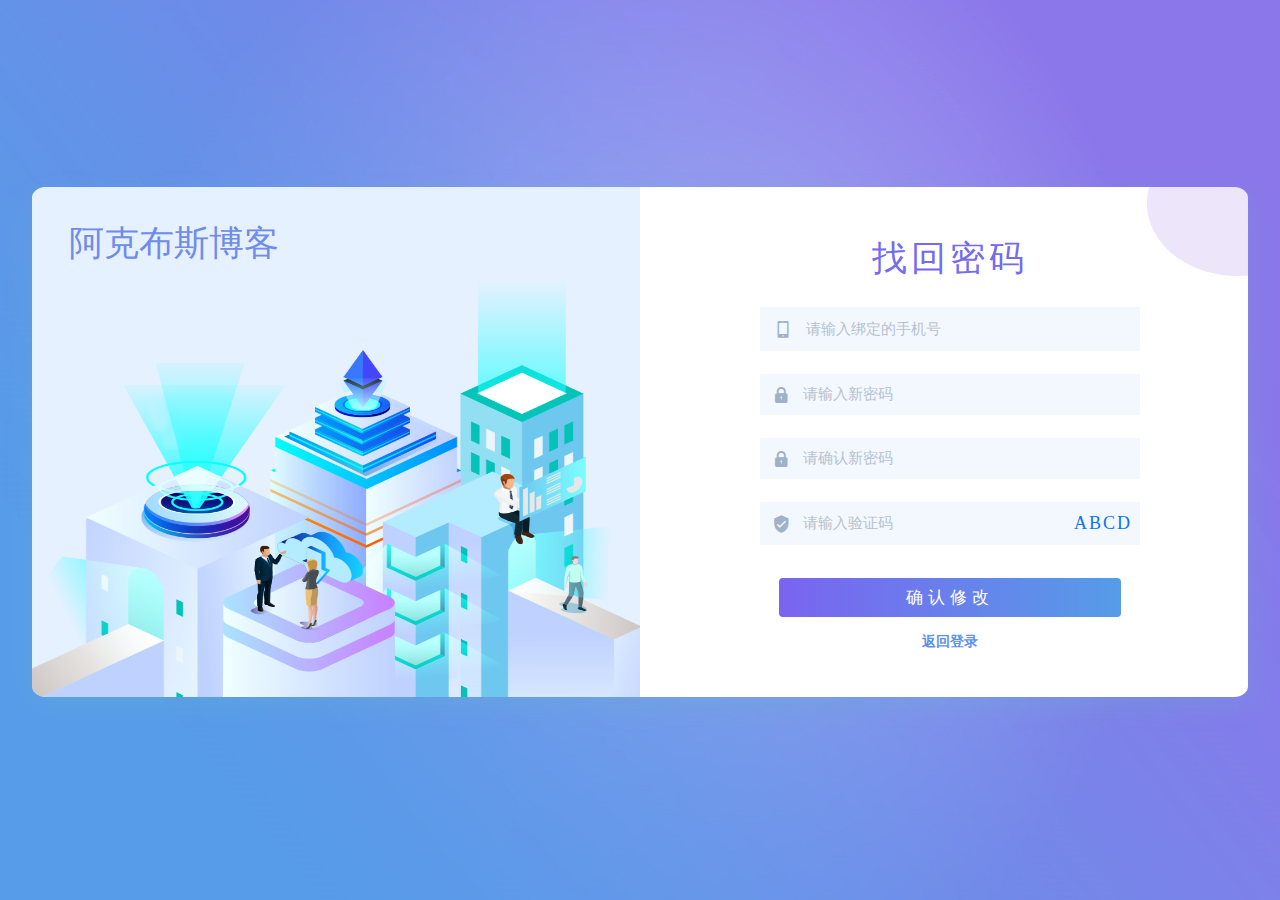
<file: plus/retrieve_password_page.html>
<!DOCTYPE html>
<html>
	<head>
		<meta charset="utf-8">
		<meta name="viewport" content="width=device-width, initial-scale=1.0">
		<meta http-equiv="X-UA-Compatible" content="ie=edge">
		<title>找回密码</title>
		<link rel="stylesheet" type="text/css" href="../fonts/index_page/pc-index-icon/style.css"/>
		<link rel="stylesheet" type="text/css" href="../css/index_page.css"/>
		<script src="../js/jquery-3.4.1.js" type="text/javascript" charset="utf-8"></script>
	</head>
	<body>
		<div id="pc-terminal-model"><!-- PC端样式 -->
			<div class="pc-login-bg"><!-- PC登录背景 -->
				<div class="left-wrapper wrapper-content"><!-- 左侧包装 -->
					<span class="blog-text">阿克布斯博客</span>
				</div>
				<div class="right-wrapper wrapper-content"><!-- 右侧包装 -->
					<div class="pc-login-child login-child forget-password-module pc-forget-password-module"><!-- 忘记密码模块 -->
						<p class="welcome-login-text">找回密码</p>
						<ul class="input-list">
							<li>
								<p class="input-wrapper">
									<i class="icon icon-first icon-phone" style="font-size: 22px;"></i>
									<input type="text" placeholder="请输入绑定的手机号" class="number-bound" />
									<i class="icon icon-cancel"></i>
								</p>
								<p class="hint-wrapper">
									<i class="icon icon-warning"></i>
									<span class="hint-text">请输入绑定的手机号</span>
								</p>
							</li>
							<li>
								<p class="input-wrapper">
									<i class="icon icon-first icon-lock"></i>
									<input type="password" placeholder="请输入新密码" class="new-password-text before-password" />
									<i class="icon icon-eye1"></i>
								</p>
								<p class="hint-wrapper">
									<i class="icon icon-warning"></i>
									<span class="hint-text">请输入新密码</span>
								</p>
							</li>
							<li>
								<p class="input-wrapper">
									<i class="icon icon-first icon-lock"></i>
									<input type="password" placeholder="请确认新密码" class="sure-new-password-text after-password" />
									<i class="icon icon-eye1"></i>
								</p>
								<p class="hint-wrapper">
									<i class="icon icon-warning"></i>
									<span class="hint-text">请确认新密码</span>
								</p>
							</li>
							<li>
								<p class="input-wrapper">
									<i class="icon icon-first icon-verified_user"></i>
									<input type="text" placeholder="请输入验证码" class="random-verification-code-input" />
									<span class="random-verification-code" title="点击更新验证码">ABCD</span>
								</p>
								<p class="hint-wrapper">
									<i class="icon icon-warning"></i>
									<span class="hint-text">请输入验证码</span>
								</p>
							</li>
						</ul>
						<p class="operating-button">确认修改</p>
						<p class="bottom-text" onclick="location.href='../index.html'"><span>返回登录</span></p>
					</div>
				</div>
			</div>
		</div>
		<div id="mobile-terminal-model"><!-- 移动端样式 -->
			<div class="mobile-login-bg login-child forget-password-module">
				<span class="blog-text">阿克布斯博客</span>
				<div class="mobile-login-child mobile-login-module"><!-- 移动端登录模块 -->
					<p class="login-text">找回密码</p>
					<div class="input-wrapper">
						<div class="input-wrapper-child">
							<p class="moblie-user-name">手机号</p>
							<p class="moblie-input">
								 <input type="text" placeholder="请输入绑定的手机号" class="number-bound" />
								 <i class="icon icon-cancel"></i>
							</p>
						</div>
						<div class="input-wrapper-child">
							<p class="moblie-user-name">密码</p>
							<p class="moblie-input">
								 <input type="password" placeholder="请输入新密码" class="new-password-text before-password" />
								 <i class="icon icon-eye1"></i>
							</p>
						</div>
						<div class="input-wrapper-child">
							<p class="moblie-user-name">确认密码</p>
							<p class="moblie-input">
								 <input type="password" placeholder="请确认新密码" class="sure-new-password after-password" />
								 <i class="icon icon-eye1"></i>
							</p>
						</div>
						<div class="input-wrapper-child">
							<p class="moblie-user-name">验证码</p>
							<p class="moblie-input">
								 <input type="text" placeholder="请输入验证码" class="random-verification-code-input"/>
								 <span class="random-verification-code" title="点击更新验证码">ABCD</span>
							</p>
						</div>
					</div>
				</div>
				<div class="moblie-login-btn-wrapper">
					<p></p>
					<p class="moblie-login-btn operating-button">确认修改</p>
				</div>
				<p class="register-now"><span class="register-now-text" onclick="location.href='../index.html'">返回登录</span></p>
			</div>
		</div>
	</body>
</html>
<script src="../js/index_page.js" type="text/javascript" charset="utf-8"></script>
</file>
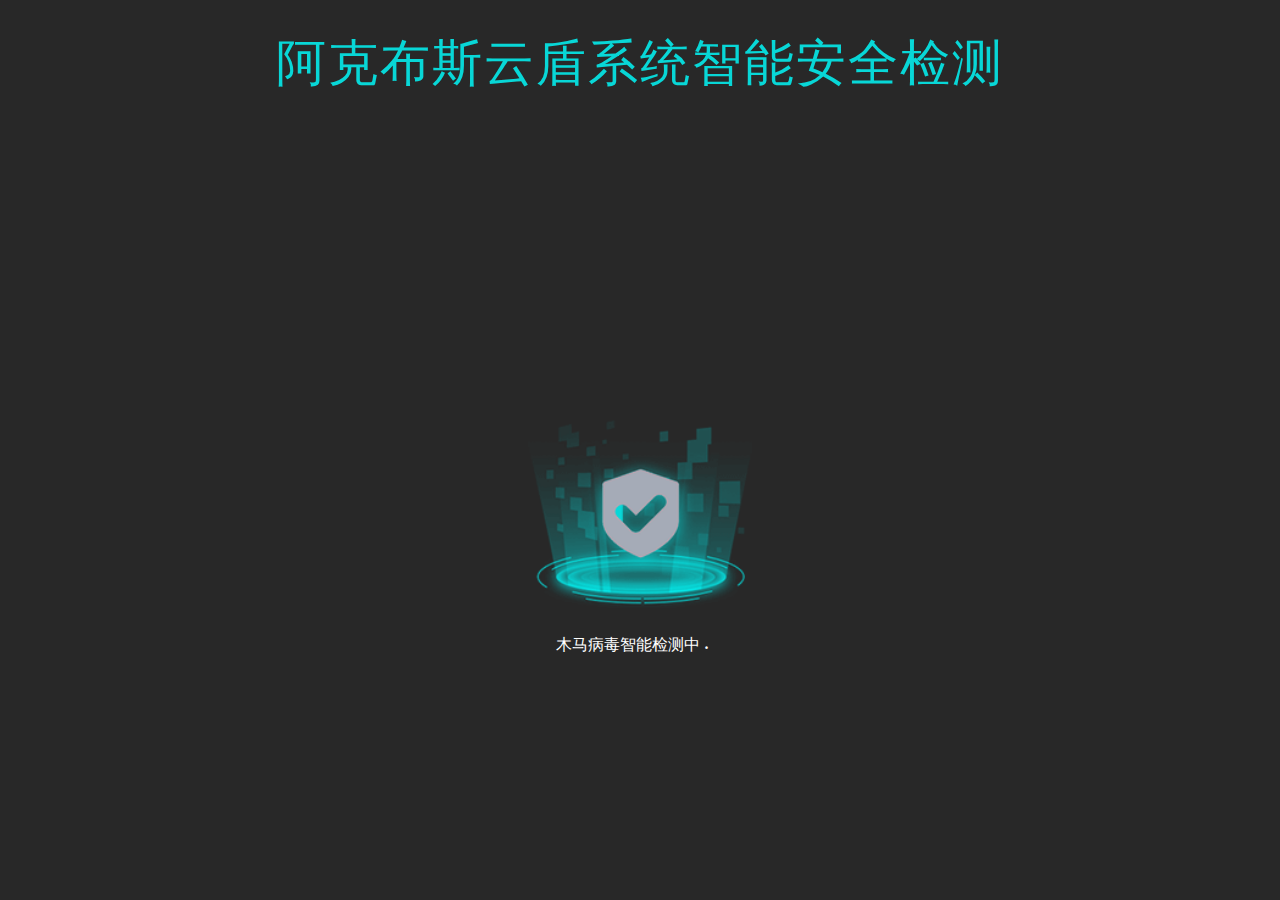
<file: plus/safety_detection.html>
<!DOCTYPE html>
<html>
	<head>
		<meta charset="utf-8">
		<meta name="viewport" content="width=device-width, initial-scale=1.0">
		<meta http-equiv="X-UA-Compatible" content="ie=edge">
		<title>阿克布斯云盾系统智能安全检测</title>
		<link rel="stylesheet" type="text/css" href="../css/safety_detection.css"/>
		<script src="../js/jquery-3.4.1.js" type="text/javascript" charset="utf-8"></script>
		<script src="../js/public_function.js" type="text/javascript" charset="utf-8"></script>
	</head>
	<body>
		<p id="cloud-shield-system-text">阿克布斯云盾系统智能安全检测</p>
		<div class="detection-status-wrapper">
			<div class="safety-detection-wrapper">
				<div class="safety-detection-animtion"></div>
				<div class="detection-text">
					<span class="detection-child-text">木马病毒智能检测中</span>
					<div class="dot-loading">
						<span>.</span>
						<span>.</span>
						<span>.</span>
					</div>
				</div>
			</div>
			<div class="detection-successful detection-hint-logo">
				<p class="detection-successful-bg detection-bg"></p>
				<p class="detection-successful-text detection-text-child">检测完毕,并未发现安全问题！</p>
			</div>
			<div class="detection-defeated detection-hint-logo">
				<p class="detection-defeated-bg detection-bg"></p>
				<p class="detection-defeated-text detection-text-child">检测完毕,存在不良言论,发表失败！</p>
			</div>
		</div>
	</body>
</html>
<script src="../js/safety_detection.js" type="text/javascript" charset="utf-8"></script>
</file>
<file: fonts/index_page/pc-index-icon/style.css>
@font-face {
  font-family: 'icomoon';
  src:  url('icomoon.eot?l3r6e6');
  src:  url('icomoon.eot?l3r6e6#iefix') format('embedded-opentype'),
    url('icomoon.ttf?l3r6e6') format('truetype'),
    url('icomoon.woff?l3r6e6') format('woff'),
    url('icomoon.svg?l3r6e6#icomoon') format('svg');
  font-weight: normal;
  font-style: normal;
  font-display: block;
}

[class^="icon-"], [class*=" icon-"] {
  /* use !important to prevent issues with browser extensions that change fonts */
  font-family: 'icomoon' !important;
  speak: none;
  font-style: normal;
  font-weight: normal;
  font-variant: normal;
  text-transform: none;
  line-height: 1;

  /* Better Font Rendering =========== */
  -webkit-font-smoothing: antialiased;
  -moz-osx-font-smoothing: grayscale;
}

.icon-phone:before {
  content: "\e904";
}
.icon-cancel:before {
  content: "\e903";
}
.icon-warning:before {
  content: "\e902";
}
.icon-lock:before {
  content: "\e901";
}
.icon-phone_iphone:before {
  content: "\e905";
}
.icon-verified_user:before {
  content: "\e900";
}
.icon-eye1:before {
  content: "\f06e";
}
.icon-eye-slash:before {
  content: "\f070";
}
.icon-user:before {
  content: "\e971";
}
</file>
<file: css/index_page.css>
*{
	margin: 0;
	padding: 0;
	list-style: none;
	text-decoration: none;
	color: black;
}
body,
html{
	width: 100%;
	height: 100%;
	user-select: none;
	-webkit-user-select: none;
	-ms-user-select: none;
	-moz-user-select: none;
	background-image: url(../image/login-page/pc-screen-bg.jpg);
	background-repeat: no-repeat;
	background-size: 100% 100%;
	overflow: hidden;
}
body::-webkit-scrollbar,
html::-webkit-scrollbar {
	
} 
html::-webkit-scrollbar-track { 

} 
html::-webkit-scrollbar-thumb { 
	
}
#pc-terminal-model,
#mobile-terminal-model{
	width: 100%;
	height: 100%;
}
#pc-terminal-model{
	position: relative;
	display: flex;
	align-items: center;
}
#mobile-terminal-model{
	display: none;
}
.pc-login-bg{
	position: relative;
	top: 10px;
	width: 1400px;
	margin: 0 auto;
	background-image: url(../image/login-page/pc-login-bg.png);
	background-size: 100% 100%;
	display: flex;
	justify-content: space-between;
	position: relative;
}
.pc-login-bg .wrapper-content{
	width: 50%;
}
.pc-login-bg .left-wrapper{
	width: calc(50% - 34px);
	height: calc(100% - 60px);
	position: relative;
	left: 34px;
	top: 20px;
}
.left-wrapper .blog-text{
	color: rgb(113,139,233);
	position: relative;
	top: 30px;
	left: 35px;
	font-size: 40px;
	font-family: 'blog-text';
}
@font-face {
  font-family: 'blog-text1';
  font-display: swap;
  src: url('http://at.alicdn.com/t/webfont_6bfu6v3hsty.eot'); /* IE9*/
  src: url('http://at.alicdn.com/t/webfont_6bfu6v3hsty.eot?#iefix') format('embedded-opentype'), /* IE6-IE8 */
  url('http://at.alicdn.com/t/webfont_6bfu6v3hsty.woff2') format('woff2'),
  url('http://at.alicdn.com/t/webfont_6bfu6v3hsty.woff') format('woff'), /* chrome、firefox */
  url('http://at.alicdn.com/t/webfont_6bfu6v3hsty.ttf') format('truetype'), /* chrome、firefox、opera、Safari, Android, iOS 4.2+*/
  url('http://at.alicdn.com/t/webfont_6bfu6v3hsty.svg#庞门正道标题体2') format('svg'); /* iOS 4.1- */
}
@font-face {
  font-family: 'blog-text';
  font-display: swap;
  src: url('http://at.alicdn.com/t/webfont_1d3aadv0jap.eot'); /* IE9*/
  src: url('http://at.alicdn.com/t/webfont_1d3aadv0jap.eot?#iefix') format('embedded-opentype'), /* IE6-IE8 */
  url('http://at.alicdn.com/t/webfont_1d3aadv0jap.woff2') format('woff2'),
  url('http://at.alicdn.com/t/webfont_1d3aadv0jap.woff') format('woff'), /* chrome、firefox */
  url('http://at.alicdn.com/t/webfont_1d3aadv0jap.ttf') format('truetype'), /* chrome、firefox、opera、Safari, Android, iOS 4.2+*/
  url('http://at.alicdn.com/t/webfont_1d3aadv0jap.svg#杨任东竹石体-Bold') format('svg'); /* iOS 4.1- */
}
.pc-login-bg .right-wrapper{
	width: calc(50% - 34px);
	height: calc(100% - 60px);
	position: relative;
	right: 35px;
	top: 20px;
}
.pc-login-child{
	position: relative;
	top: 0px;
	width: 380px;
}
.pc-login-module{
	margin: 100px auto 150px auto;
}
.pc-register-module,
.pc-forget-password-module{
	margin: 87px auto 130px auto;
}
.pc-login-child .welcome-login-text{
	text-align: center;
	color: rgb(117,107,239);
	font-size: 42px;
	font-family: "welcome-login-text";
	letter-spacing: 4px;
}
@font-face {
  font-family: 'welcome-login-text';
  font-display: swap;
  src: url('//at.alicdn.com/t/webfont_mhm4xj9iogh.eot'); /* IE9*/
  src: url('//at.alicdn.com/t/webfont_mhm4xj9iogh.eot?#iefix') format('embedded-opentype'), /* IE6-IE8 */
  url('//at.alicdn.com/t/webfont_mhm4xj9iogh.woff2') format('woff2'),
  url('//at.alicdn.com/t/webfont_mhm4xj9iogh.woff') format('woff'), /* chrome、firefox */
  url('//at.alicdn.com/t/webfont_mhm4xj9iogh.ttf') format('truetype'), /* chrome、firefox、opera、Safari, Android, iOS 4.2+*/
  url('//at.alicdn.com/t/webfont_mhm4xj9iogh.svg#站酷高端黑') format('svg'); /* iOS 4.1- */
}
.input-list{
	position: relative;
	margin-top: 30px;
}
.input-list li{
	width: 100%;
	margin-bottom: 7px;
}
.input-list li .input-wrapper{
	background-color: rgb(243,248,254);
	padding: 12px 0px;
	display: flex;
	justify-content: space-between;
	align-items: center;
	flex-wrap: nowrap;
}
.input-list li .input-wrapper i{
	display: block;
	padding: 0px 15px;
}
.input-list li .input-wrapper input{
	display: block;
	width: 100%;
	border: none;
	background: none;
	outline: none;
	font-size: 15px;
	color: rgb(51,51,51);
	margin-top: 1px;
	font-family: 'hint-text';
}
.input-list li .input-wrapper input::placeholder{
	color: rgb(182,194,206);
}
.input-list li .input-wrapper .icon-first{
	color: rgb(159,178,199);
	font-size: 21px;
}
.input-list li .input-wrapper i:not(.icon-first){
	color: rgb(199,208,221);
	cursor: pointer;
}
.input-list li .input-wrapper i:not(.icon-first):hover{
	opacity: 0.8;
}
.input-list li .hint-wrapper{
	padding-left: 15px;
	white-space: nowrap;
	visibility: hidden;
}
.input-list li .hint-wrapper .icon-warning,
.input-list li .hint-wrapper .hint-text{
	color: rgb(255,73,72);
	vertical-align: middle;
	margin-left: 5px;
}
.input-list li .hint-wrapper .hint-text{
	font-size: 12px;
	font-family: 'hint-text';
	font-weight: bold;
	position: relative;
}
.random-verification-code{
	color: rgb(15,114,244);
	padding: 0px 8px;
	cursor: pointer;
	font-family: 'random-verification-code';
	font-size: 18px;
	display: inline !important;
	letter-spacing: 2px;
}
@font-face {
  font-family: 'random-verification-code';
  font-display: swap;
  src: url('//at.alicdn.com/t/webfont_foua419d31.eot'); /* IE9*/
  src: url('//at.alicdn.com/t/webfont_foua419d31.eot?#iefix') format('embedded-opentype'), /* IE6-IE8 */
  url('//at.alicdn.com/t/webfont_foua419d31.woff2') format('woff2'),
  url('//at.alicdn.com/t/webfont_foua419d31.woff') format('woff'), /* chrome、firefox */
  url('//at.alicdn.com/t/webfont_foua419d31.ttf') format('truetype'), /* chrome、firefox、opera、Safari, Android, iOS 4.2+*/
  url('//at.alicdn.com/t/webfont_foua419d31.svg#杨任东竹石体-Bold') format('svg'); /* iOS 4.1- */
}
.input-list li .hint-wrapper .icon-warning{
	font-size: 14px;
}
@font-face {
  font-family: 'hint-text';
  font-display: swap;
  src: url('//at.alicdn.com/t/webfont_n3b229xsfbe.eot'); /* IE9*/
  src: url('//at.alicdn.com/t/webfont_n3b229xsfbe.eot?#iefix') format('embedded-opentype'), /* IE6-IE8 */
  url('//at.alicdn.com/t/webfont_n3b229xsfbe.woff2') format('woff2'),
  url('//at.alicdn.com/t/webfont_n3b229xsfbe.woff') format('woff'), /* chrome、firefox */
  url('//at.alicdn.com/t/webfont_n3b229xsfbe.ttf') format('truetype'), /* chrome、firefox、opera、Safari, Android, iOS 4.2+*/
  url('//at.alicdn.com/t/webfont_n3b229xsfbe.svg#站酷小薇体') format('svg'); /* iOS 4.1- */
}
.pc-login-child .remember-forget-wrapper{
	margin-top: -2px;
	display: flex;
	justify-content: space-between;
	align-items: center;
}
.pc-login-child .remember-forget-wrapper p{
	white-space: nowrap;
}
.pc-login-child .remember-forget-wrapper .remember-password-wrapper label,
.pc-login-child .remember-forget-wrapper .remember-password-wrapper input{
	cursor: pointer;
}
.pc-login-child #remember-password{
	width: 13px;
	height: 13px;
	display: inline-block;
	background: none;
	appearance: none;
	outline: none;
	margin-left: 2px;
	margin-right: 5px;
	border-color: rgb(118,107,239) !important;
	position: relative;
	top: 1px;
}
#remember-password{
	
}
#remember-password:checked {
	
}
.pc-login-child .remember-forget-wrapper .auto-login-btn,
.pc-login-child .remember-forget-wrapper .forget-password-wrapper span{
	font-family: 'hint-text';
	color: rgb(93,145,234);
	font-weight: bold;
	cursor: pointer;
	font-size: 15px;
}
.pc-login-child .remember-forget-wrapper .forget-password-wrapper span:hover{
	text-decoration: underline;
}
.pc-login-child .operating-button{
	font-family: 'operating-button';
	margin: 30px 0px 20px 0px;
	text-align: center;
	padding: 10px 0px;
	border-radius: 5px;
	color: white;
	background-image: linear-gradient(to right, #7A64F0, #569CE8);
	cursor: pointer;
	font-size: 18px;
	letter-spacing: 5px;
}
@font-face {
  font-family: 'operating-button';
  font-display: swap;
  src: url('//at.alicdn.com/t/webfont_nkpfdl2hyo.eot'); /* IE9*/
  src: url('//at.alicdn.com/t/webfont_nkpfdl2hyo.eot?#iefix') format('embedded-opentype'), /* IE6-IE8 */
  url('//at.alicdn.com/t/webfont_nkpfdl2hyo.woff2') format('woff2'),
  url('//at.alicdn.com/t/webfont_nkpfdl2hyo.woff') format('woff'), /* chrome、firefox */
  url('//at.alicdn.com/t/webfont_nkpfdl2hyo.ttf') format('truetype'), /* chrome、firefox、opera、Safari, Android, iOS 4.2+*/
  url('//at.alicdn.com/t/webfont_nkpfdl2hyo.svg#庞门正道标题体2') format('svg'); /* iOS 4.1- */
}
.pc-login-module{
	/* display: none; */
}
.pc-register-module .operating-button,
.pc-forget-password-module .operating-button{
	margin: 10px 0px 25px 0px;
}
.pc-login-child .bottom-text{
	text-align: center;
}
.pc-login-child .bottom-text span{
	cursor: pointer;
	color: rgb(93,145,234);
	font-family: "bottom-text";
	white-space: nowrap;
	font-weight: bold;
}
.pc-login-child .bottom-text span:hover{
	text-decoration: underline;
}
.icon-cancel{
	display: none !important; 
}
.icon-eye1{
	display: none !important;
}
@font-face {
  font-family: 'bottom-text';
  font-display: swap;
  src: url('//at.alicdn.com/t/webfont_ie1mjeg37oi.eot'); /* IE9*/
  src: url('//at.alicdn.com/t/webfont_ie1mjeg37oi.eot?#iefix') format('embedded-opentype'), /* IE6-IE8 */
  url('//at.alicdn.com/t/webfont_ie1mjeg37oi.woff2') format('woff2'),
  url('//at.alicdn.com/t/webfont_ie1mjeg37oi.woff') format('woff'), /* chrome、firefox */
  url('//at.alicdn.com/t/webfont_ie1mjeg37oi.ttf') format('truetype'), /* chrome、firefox、opera、Safari, Android, iOS 4.2+*/
  url('//at.alicdn.com/t/webfont_ie1mjeg37oi.svg#站酷小薇体') format('svg'); /* iOS 4.1- */
}
@media screen and (max-width:1400px){
	#pc-terminal-model{
		display: flex;
		align-items: center;
	}
	.pc-login-bg{
		left: 0px;
		top: 0px;
		width: 100%;
	}
	.left-wrapper .blog-text{
		font-size: 35px;
		font-family: 'blog-text';
	}
	.pc-login-child{
		position: relative;
		left: 8px;
		width: 380px;
	}
	.pc-login-module{
		margin: 45px auto 100px auto;
	}
	.pc-register-module,
	.pc-forget-password-module{
		margin: 45px auto 100px auto;
	}
	.pc-login-child .welcome-login-text{
		font-size: 35px;
	}
	.input-list{
		margin-top: 25px;
	}
	.input-list li{
		margin-bottom: 5px;
	}
	.input-list li .input-wrapper{
		padding: 11px 0px;
	}
	.input-list li .input-wrapper i{
		padding: 0px 12px;
	}
	.input-list li .input-wrapper input{
		font-size: 15px;
	}
	.input-list li .input-wrapper .icon-first{
		font-size: 19px;
	}
	.input-list li .hint-wrapper{
		padding-left: 12px;
		white-space: nowrap;
		visibility: hidden;
	}
	.input-list li .hint-wrapper .icon-warning,
	.input-list li .hint-wrapper .hint-text{
		margin-left: 4px;
	}
	.input-list li .hint-wrapper .hint-text{
		font-size: 11px;
	}
	.input-list .random-verification-code{
		padding: 0px 8px;
		font-size: 18px;
	}
	.input-list li .hint-wrapper .icon-warning{
		font-size: 13px;
	}
	.pc-login-child .remember-forget-wrapper{
		margin-top: 0px;
	}
	.pc-login-child #remember-password{
		width: 12px;
		height: 12px;
		margin-left: 3px;
		margin-right: 5px;
	}
	.pc-login-child .remember-forget-wrapper .auto-login-btn,
	.pc-login-child .remember-forget-wrapper .forget-password-wrapper span{
		font-size: 14px;
	}
	.pc-login-child .operating-button{
		width: 90%;
		margin: 25px auto 15px auto;
		padding: 8px 0px;
		border-radius: 4px;
		font-size: 17px;
		letter-spacing: 5px;
	}
	.pc-register-module .operating-button,
	.pc-forget-password-module .operating-button{
		margin: 15px auto 15px auto;
	}
	.pc-login-child .bottom-text span{
		cursor: pointer;
		color: rgb(93,145,234);
		font-family: "bottom-text";
		white-space: nowrap;
		font-weight: bold;
		font-size: 14px;
	}
}
@media screen and (max-width:1024px){/* 平板电脑 */
	body,
	html{
		overflow: auto;
	}
	.pc-login-child{
		position: relative;
		left: 8px;
		width: 85%;
	}
	.left-wrapper .blog-text{
		color: rgb(113,139,233);
		position: relative;
		top: 20px;
		left: 20px;
		font-size: 30px;
		font-family: 'blog-text';
	}
}
@media screen and (max-width:768px) and (max-height:1024px){/* 手机竖屏 */
	body,
	html{
		overflow: auto;
		overflow: overlay;
		background-image: url(../image/login-page/moblie-login-page-bg.png);
		background-size: cover;
	}
	#pc-terminal-model{
		display: none;
	}
	#mobile-terminal-model{
		display: block;
	}
	.mobile-login-bg{
		width: 100%;
		height: 100%;		
	}
	.mobile-login-bg .blog-text{
		color: white;
		position: relative;
		top: 60px;
		left: 20px;
		font-size: 26px;
		font-family: 'blog-text';
	}
	.mobile-login-child{
		width: calc(90% - 30px);
		padding: 15px 15px;
		max-width: 500px;
		position: relative;
		top: 0px;
		background-color: white;
		border-radius: 5px;
		margin: 0 auto;
		margin-top: 27%;
		box-shadow:0px 15px 100px 5px rgb(210,210,210);
	}
	.mobile-login-child .login-text{
		color: rgb(62,74,89);
		font-size: 24px;
		font-family: 'login-text';
		padding: 0px 3px 15px 3px;
	}
	@font-face {
	  font-family: 'login-text';
	  font-display: swap;
	  src: url('//at.alicdn.com/t/webfont_czo9vn0xn3h.eot'); /* IE9*/
	  src: url('//at.alicdn.com/t/webfont_czo9vn0xn3h.eot?#iefix') format('embedded-opentype'), /* IE6-IE8 */
	  url('//at.alicdn.com/t/webfont_czo9vn0xn3h.woff2') format('woff2'),
	  url('//at.alicdn.com/t/webfont_czo9vn0xn3h.woff') format('woff'), /* chrome、firefox */
	  url('//at.alicdn.com/t/webfont_czo9vn0xn3h.ttf') format('truetype'), /* chrome、firefox、opera、Safari, Android, iOS 4.2+*/
	  url('//at.alicdn.com/t/webfont_czo9vn0xn3h.svg#AlibabaPuHuiTiM') format('svg'); /* iOS 4.1- */
	}
	.input-wrapper-child{
		margin-bottom: 15px;
	}
	.input-wrapper-child p{
		padding: 0px 5px;
	}
	.input-wrapper-child .moblie-user-name{
		color: rgb(121,129,139);
		font-family: 'moblie-user-name';
		font-size: 13px;
		/* display: none; */
	}
	.input-wrapper-child .moblie-input{
		display: flex;
		justify-content: space-between;
		align-items: center;
		/* border-bottom: 2px solid rgba(93,116,226,0.9); */
		border-bottom: 1px solid rgb(220,220,220);
		padding: 5px 5px 7px 5px;
	}
	.input-wrapper-child .moblie-input input{
		width: 100%;
		border: none;
		outline: none;
		font-family: 'moblie-user-name';
		font-size: 13px;
	}
	.input-wrapper-child .moblie-input input::placeholder{
		color: rgb(182,187,192);
	}
	.icon-cancel,
	.icon-eye1,
	.icon-eye-slash{
		padding-left: 5px;
		color: rgb(159,178,199);
		font-size: 13px;
	}
	@font-face {
	  font-family: 'moblie-user-name';
	  font-display: swap;
	  src: url('//at.alicdn.com/t/webfont_6vvv2u78qqx.eot'); /* IE9*/
	  src: url('//at.alicdn.com/t/webfont_6vvv2u78qqx.eot?#iefix') format('embedded-opentype'), /* IE6-IE8 */
	  url('//at.alicdn.com/t/webfont_6vvv2u78qqx.woff2') format('woff2'),
	  url('//at.alicdn.com/t/webfont_6vvv2u78qqx.woff') format('woff'), /* chrome、firefox */
	  url('//at.alicdn.com/t/webfont_6vvv2u78qqx.ttf') format('truetype'), /* chrome、firefox、opera、Safari, Android, iOS 4.2+*/
	  url('//at.alicdn.com/t/webfont_6vvv2u78qqx.svg#Alibaba-PuHuiTi-Regular') format('svg'); /* iOS 4.1- */
	}
	.moblie-forget-password-text{
		text-align: right;
		padding: 8px 0px 8px 0px;
	}
	.moblie-forget-password-text span{
		color: rgb(105,128,235);
		font-family: 'moblie-user-name';
		font-size: 13px;
	}
	.input-wrapper-child .moblie-input .random-verification-code{
		padding-right: 0px;
	}
	.moblie-login-btn-wrapper{
		display: flex;
		justify-content: space-between;
		align-items: center;
		width: 90%;
		max-width: 530px;
		margin: 20px auto 0px auto;
	}
	.moblie-login-btn-wrapper .moblie-login-btn{
		font-family: 'moblie-user-name';
		width: 130px;
		height: 50px;
		text-align: center;
		color: white;
		line-height: 39px;
		font-size: 16px;
		letter-spacing: 2px;
		background-image: url(../image/login-page/moblie-login-page-btn.png);
		background-size: cover;
	}
	.moblie-login-btn-wrapper .auto-login{
		margin-left: 5px;
		position: relative;
		top: -5px;
		left: 10px;
	}
	.moblie-login-btn-wrapper .auto-login input{
		width: 11px;
		height: 11px;
		vertical-align: middle;
		position: relative;
		top: 1px;
	}
	.moblie-login-btn-wrapper .auto-login label{
		font-family: 'moblie-user-name';
		font-size: 13px;
		margin-left: 2px;
		vertical-align: middle;
		color: rgb(125,143,228);
	}
	.register-now{
		width: 100%;
		text-align: center;
		position: absolute;
		left: 0;
		bottom: 30px;
	}
	.register-now-text{
		font-family: 'moblie-user-name';
		color: rgb(93,116,227);
		font-size: 14px;
	}
}
</file>
<file: fonts/HomePage/HomePage-IconFont.css>
@font-face {
  font-family: 'icomoon';
  src:  url('icomoon.eot?pvabo8');
  src:  url('icomoon.eot?pvabo8#iefix') format('embedded-opentype'),
    url('icomoon.ttf?pvabo8') format('truetype'),
    url('icomoon.woff?pvabo8') format('woff'),
    url('icomoon.svg?pvabo8#icomoon') format('svg');
  font-weight: normal;
  font-style: normal;
  font-display: block;
}
[class^="icon-"], [class*=" icon-"] {
  /* use !important to prevent issues with browser extensions that change fonts */
  font-family: 'icomoon' !important;
  speak: none;
  font-style: normal;
  font-weight: normal;
  font-variant: normal;
  text-transform: none;
  line-height: 1;
  /* Better Font Rendering =========== */
  -webkit-font-smoothing: antialiased;
  -moz-osx-font-smoothing: grayscale;
}
.icon-eye:before {
  content: "\e908";
}
.icon-heart:before {
  content: "\e903";
}
.icon-plus:before {
  content: "\e906";
}
.icon-like:before {
  content: "\e904";
}
.icon-notebook:before {
  content: "\e900";
}
.icon-pencil:before {
  content: "\e901";
}
.icon-bullhorn:before {
  content: "\e91a";
}
.icon-user:before {
  content: "\e971";
}
.icon-star-empty:before {
  content: "\e9d7";
}
.icon-star-full:before {
  content: "\e9d9";
}
.icon-info:before {
  content: "\ea0c";
}
.icon-exit:before {
  content: "\ea14";
}
.icon-forum:before {
  content: "\e907";
}
.icon-message:before {
  content: "\e905";
}
.icon-clear:before {
  content: "\e902";
}
.icon-close-btn:before {
  content: "\e902";
}
.icon-search:before {
  content: "\f002";
}
.icon-envelope-o:before {
  content: "\f003";
}
.icon-bookmark:before {
  content: "\f02e";
}
.icon-cogs:before {
  content: "\f085";
}
.icon-gears:before {
  content: "\f085";
}
.icon-menu:before {
  content: "\f0c9";
}
.icon-sort-desc:before {
  content: "\f0dd";
}
.icon-sort-down:before {
  content: "\f0dd";
}
.icon-bell:before {
  content: "\f0f3";
}
.icon-user-circle-o:before {
  content: "\f2be";
}
</file>
<file: css/Blog_for_page.css>
*{
	margin: 0;
	padding: 0;
	word-break: break-all;
	list-style: none;
	text-decoration: none;
	font-family: Arial,"PingFang SC","Hiragino Sans GB",STHeiti,"Microsoft YaHei","WenQuanYi Micro Hei",sans-serif;
}
body,
html{
	width: 100%;
	height: 100%;
	font-size: 16px;
	background-color: rgb(245,246,247);
	background: url(../image/blogs-bg.png) repeat;
	overflow: hidden;
	user-select: none;
}
#loader_wrpper{
	display: none;
}
#report-write-wrapper{
	position: absolute;
	top: 0;
	left: 0;
	width: 100%;
	height: 100%;
	z-index: 1000;
	background-color: rgb(0,0,0,0.5);
	user-select: none;
	-ms-user-select: none;
	-moz-user-select: none;
	-webkit-user-select: none;
	display: none;
	opacity: 0;
	transition: opacity 0.6s ease-in-out 0s;
}
#report-write-wrapper .report-write{
	width: calc(500px - 32px);
	height: auto;
	background-color: white;
	margin: 0 auto;
	padding: 16px;
	position: relative;
	/* animation: open_report_write 0.5s ease-in-out 0s 1 forwards; */
}
@keyframes open_report_write{/* 打开举报框 */
	from{
		top: 0px;
	}
	to{
		top: 180px;
	}
} 
@keyframes close_report_write{/* 关闭举报框 */
	from{
		top: 180px;
	}
	to{
		top: 0px;
	}
}
#report-write-wrapper .report-write .report-write-headline{
	padding-bottom: 18px;
	display: flex;
	align-items: center;
	justify-content: space-between;
}
#report-write-wrapper .report-write .report-write-headline span{
	color: rgb(61,61,61);
	font-weight: bold;
}
#report-write-wrapper .report-write .report-write-headline .icon-close-btn{
	cursor: pointer;
	font-size: 19px;
}
#report-write-wrapper .choose-report-content .choose-report-text{
	font-weight: bold;
	font-size: 14px;
	padding-bottom: 2px;
	color: rgb(61,61,61);
}
#report-write-wrapper .choose-options{
	display: flex;
	flex-wrap: wrap;
	justify-content: space-between;
}
#report-write-wrapper .choose-options li{
	display: inline-block;
	padding: 8px 28px;
	background-color: rgb(245,246,247);
	color: #3d3d3d;
	margin-top: 10px;
	font-size: 14px;
	cursor: pointer;
}
#report-write-wrapper .choose-options-content li{
	margin-top: 10px;
	display: none;
}
#report-write-wrapper .choose-options-content .option-content-supplementary-instruction .option-content-supplementary-instruction-headline,
#report-write-wrapper .choose-options-content .original-link .original-link-headline,
#report-write-wrapper .choose-options-content .choose-specific-reason .choose-specific-reason-headline{
	color: rgb(61,61,61);
	font-weight: bold;
	font-size: 14px;
	padding: 10px 0px;
}
#report-write-wrapper .choose-options-content .choose-specific-reason .choose-specific-reason-headline{
	padding-bottom: 0px;
}
#report-write-wrapper .choose-options-content .original-link,
#report-write-wrapper .choose-options-content .choose-specific-reason{
	padding-bottom: 10px;
}
#report-write-wrapper .choose-options-content .original-link #original-link-url{
	outline: none;
	width: calc(100% - 16px);
	padding: 8px;
	resize: none;
	border: none;
	border: 1px solid rgb(204,204,204);
	border-radius: 4px;
	color: rgb(61,61,61);
}
#report-write-wrapper .choose-options-content .original-link #original-link-url::placeholder{
	color: rgb(204,204,204);
}
#report-write-wrapper .choose-options-content .option-content-supplementary-instruction textarea{
	outline: none;
	width: calc(100% - 16px);
	padding: 8px;
	resize: none;
	border-color: rgb(204,204,204);
	border-radius: 4px;
	color: rgb(61,61,61);
	line-height: 22px;
}
#report-write-wrapper .choose-options-content .option-content-supplementary-instruction textarea::placeholder{
	color: rgb(204,204,204);
}
#report-write-wrapper .choose-options-content .choose-specific-reason .choose-specific-reason-option{
	display: flex;
	justify-content: space-between;
	flex-wrap: wrap;
	width: 100%;
}
#report-write-wrapper .choose-options-content .choose-specific-reason .choose-specific-reason-option a{
	display: inline-block;
	padding: 8px 13px;
	background-color: rgb(245,246,247);
	color: #3d3d3d;
	font-size: 14px;
	cursor: pointer;
	margin-top: 10px !important;
}
#report-write-wrapper .report-write-footer{
	text-align: right;
	padding: 35px 0px 10px 0px;
}
#report-write-wrapper .report-write-footer span{
	font-weight: bold;
	font-size: 14px;
	margin-left: 20px;
	cursor: pointer;
}
#report-write-wrapper .report-write-footer #cancel-report{
	color: rgb(61,61,61);
}
#report-write-wrapper .report-write-footer #sure-report{
	color: rgb(208,42,50);
}

#blog-wrapper{
	position: relative;
	width: 100%;
	height: 100%;
	overflow: auto;
	overflow: overlay;
	z-index: 100;
}
#blog-wrapper::-webkit-scrollbar {
	width: 12px;
} 
#blog-wrapper::-webkit-scrollbar-track { 

} 
#blog-wrapper::-webkit-scrollbar-thumb { 
	background-color:rgba(187,187,187,1);
}
#bottom-wrapper{
	width: 1400px;
	height: 100%;
	margin: 0 auto;
	position: relative;
	top: 50px;
}
#bottom-wrapper .side-bar{
	position: absolute;
	top: 0;
	bottom: auto;
	width: 300px;
	height: auto;
	margin: 10px 0px 0px 0px;
	padding-bottom: 10px;
}
.user-infor-bar{
	background-color: white;
	box-shadow: 0 2px 4px 0 rgba(0,0,0,0.05);
}
.user-infor-bar .head-infor{
	position: relative;
	display: flex;
	padding: 15px;
	align-items: center;
	height: auto;
}
.user-infor-bar .head-infor .user-head-portrait{
	width: 48px;
	height: 48px;
	background-image: url(../image/gsj.jpg);
	background-size: cover;
	border-radius: 50%;
	background-repeat: no-repeat;
	background-position: center center;
	margin-right: 10px;
}
.user-infor-bar .head-infor .user-name{
	width: calc(100% - 58px);
	height: 100%;
}
.user-infor-bar .head-infor .user-name p{
	width: 100%;
}
.user-infor-bar .head-infor .user-name .name-text{
	font-size: 14px;
	color: #333333;
	margin-bottom: 8px;
}
.user-infor-bar .head-infor .user-name .user-title{
	display: flex;
	justify-content: space-between;
	margin-top: 8px;
	white-space: nowrap;
	overflow: hidden;
}
.user-infor-bar .head-infor .user-name .user-title span{
	display: inline-block;
	width: 100%;
	font-size: 12px;
}
.user-infor-bar .head-infor .user-name .user-title .user-title-text{
	color: rgb(219,157,52);
	margin-right: 20px;
	cursor: pointer;
}
.user-infor-bar .head-infor .user-name .user-title .user-homepage{
	color: rgb(89,172,238);
	text-align: right;
	cursor: pointer;
}
.user-infor-bar .head-infor .user-name .user-title .user-homepage:hover{
	opacity: 0.8;
}
.user-infor-bar .user-blogs-infor{
	display: flex;
	overflow: hidden;
	padding: 10px 8px;
}
.user-infor-bar .user-blogs-infor li{
	float: left;
	text-align: center;
	width: 100%;
}
.user-infor-bar .user-blogs-infor li span{
	display: inline-block;
	width: 100%;
	font-size: 14px;
	color: #333333;
	white-space: nowrap;
}
.user-infor-bar .user-blogs-infor li span:nth-child(1){
	margin-bottom: 3px;
}
.user-infor-bar .user-blogs-infor li span:nth-child(2){
	font-weight: bold;
}
.user-infor-bar .user-title-level{
	display: flex;
	flex-wrap: wrap;
	padding: 15px 16px;
}
.user-infor-bar .user-title-level li{
	width: 50%;
	text-align: left;
	margin-bottom: 8px;
}
.user-infor-bar .user-title-level li:last-child{
	width: 100%;
}
.user-infor-bar .user-title-level li span{
	font-size: 14px;
	color: #333333;
	white-space: nowrap;
}
.user-infor-bar .user-title-level li span:nth-child(2){
	font-weight: bold;
}
.user-infor-bar  .user-btn{
	display: flex;
	padding: 20px 16px;
	border-top: 1px solid rgb(245,246,247);
}
.user-infor-bar  .user-btn p{
	width: 100%;
	padding: 5px 0px 6px 0px;
	text-align: center;
	border-radius: 5px;
	font-size: 13px;
}
.bg-red-bo-red{
	background-color: rgb(202,12,22);
	border: 1px solid rgb(202,12,22);
	color: white;
	cursor: pointer;
}
.bg-white-bo-red{
	border: 1px solid rgb(202,12,22);
	background-color: white;
	color: rgb(202,12,22);
	cursor: pointer;
}
.bg-red-bo-red:hover{
	background-color: rgb(182,11,20);
}
.bg-white-bo-red:hover{
	background-color: rgb(253,227,228);
}
.user-infor-bar  .user-btn p:first-child{
	margin-right: 20px;
}
.newest-article{
	background-color: white;
	margin-top: 8px;
	width: auto;
	box-shadow: 0 2px 4px 0 rgba(0,0,0,0.05);
}
.side-bar .side-bar-public-headline{
	display: flex;
	position: relative;
	padding: 16px 16px 16px 16px;
}
.side-bar .side-bar-public-headline span{
	font-weight: bold;
	font-size: 14px;
}
.side-bar .side-bar-public-headline span:first-child{
	margin-top: -1px;
	padding: 11px 2px;
	background-color: rgb(202,12,22);
	margin-right: 8px;
}
.newest-article .newest-article-list{
	width: 100%;
	padding-bottom: 2px;
}
.newest-article .newest-article-list li{
	width: 268px;
	padding: 0px 16px;
	margin-bottom: 15px;
}
.newest-article .newest-article-list li:hover{
	color: rgb(202,12,22);
}
.classification-column{
	margin-top: 8px;
	background-color: white;
	width: auto;
	padding-bottom: 2px;
	overflow: hidden;
	box-shadow: 0 2px 4px 0 rgba(0,0,0,0.05);
}
.classification-column .classification-column-list li{
	width: 268px;
	padding: 0px 16px;
	margin-bottom: 15px;
	font-size: 14px;
	cursor: pointer;
	display: flex;
	align-items: center;
	justify-content: space-between;
}
.classification-column .classification-column-list li .column-image{
	width: 32px;
	height: 32px;
	background-image: url(../image/gsj.jpg);
	background-size: cover;
	background-repeat: no-repeat;
	background-position: center center;
	margin-right: 10px;
}
.side-bar .unfold{
	margin-top: 25px;
	width: 100%;
	text-align: center;
	color: rgb(121,165,229);
	font-size: 12px;
	margin-bottom: 16px;
	cursor: pointer;
}
.side-bar .unfold:hover{
	opacity: 0.8;
}
.pigeonhole{
	margin-top: 8px;
	background-color: white;
	width: auto;
	padding-bottom: 2px;
	overflow: hidden;
	box-shadow: 0 2px 4px 0 rgba(0,0,0,0.05);
}
.pigeonhole li{
	display: flex;
	cursor: pointer;
	justify-content: space-between;
	padding: 0px 16px;
	margin-bottom: 15px;
}
.side-bar .main-text{
	color: #333333;
	overflow: hidden;
	text-overflow: ellipsis;
	white-space: nowrap;
	font-size: 14px;
	cursor: pointer;
}
.pigeonhole li:hover .main-text,
.classification-column li:hover .main-text,
.newest-article li:hover .main-text{
	color: rgb(202,12,22);
}
.side-bar .small-count-text{
	white-space: nowrap;
	font-size: 12px;
	color: rgb(133,133,133);
}
.newest-comment{
	width: auto;
	background-color: white;
	overflow: hidden;
	margin-top: 8px;
	box-shadow: 0 2px 4px 0 rgba(0,0,0,0.05);
}
.newest-comment .newest-comment-list li{
	width: auto;
	padding: 0px 16px;
	margin-bottom: 15px;
	font-size: 14px;
	cursor: pointer;
	display: flex;
	flex-wrap: wrap;
}
.newest-comment .newest-comment-list li p{
	width: 100%;
	white-space: nowrap;
	overflow: hidden;
	text-overflow: ellipsis;
	margin-bottom: 5px;
}
.newest-comment .newest-comment-list li p .comment-user-name:hover{
	color: rgb(202,12,22);
}
.main-text:hover{
	color: rgb(202,12,22);
}
.blog-right-Wrapper{
	position: absolute;
	left: 308px;
	top: 0;
	width: calc(100% - 308px - 45px);
}
#bottom-wrapper .blog-content{
	width: calc(100% - 50px);
	height: 1500px;
	background-color: white;
	padding: 0px 25px;
	margin-top: 10px;
	overflow: hidden;
	position: relative;
}
.read-full-article{
	position: absolute;
	width: 100%;
	bottom: 0px;
	left: 0;
	background-image: linear-gradient(-180deg,rgba(255,255,255,0) 0%,#fff 70%);
	text-align: center;
	cursor: pointer;
	padding: 120px 0px 30px 0px;
	font-size: 14px;
}
.read-full-article .icon{
	vertical-align: middle;
	position: relative;
	top: -2px;
	margin-left: 10px;
	font-size: 20px;
	color: rgb(202,12,22);
}
.blog-content-headline{
	padding-top: 20px;
	margin-bottom: 20px;
	border-bottom: 1px solid rgb(240,240,240);
}
.blog-content-headline #blog-headline-text{
	font-size: 28px;
	font-weight: bold;
	margin: 20px 0px;
}
.blog-content-headline .blog-detailed-information{
	display: flex;
	justify-content: space-between;
	padding-bottom: 15px;
}
.blog-content-headline .blog-detailed-information .blog-detailed-information-text{
	display: flex;
	justify-content: flex-start;
	align-items: center;
	width: 100%;
	white-space: nowrap;
	overflow: hidden;
}
.blog-content-headline .blog-detailed-information .blog-detailed-information-text li{
	font-size: 14px;
	margin-right: 15px;
	color: rgb(133,133,133);
}
.blog-content-headline .blog-detailed-information-text .original{
	background-color: rgb(249,236,236);
	color: rgb(202,12,22) !important;
	font-size: 12px !important;
	padding: 2px 8px;
	border-radius: 2px;
	text-align: center;
}
.blog-content-headline .blog-detailed-information-text .blog-detailed-information-user-name{
	cursor: pointer;
	color: rgb(120,165,241) !important;
}
.blog-content-headline .spread-statement{
	cursor: pointer;
	color: rgb(120,165,241) !important;
	white-space: nowrap;
	font-size: 14px;
	margin-left: 10px;
}
.blog-content-headline .spread-statement:hover{
	/* opacity: 0.8; */
}
.blog-content-headline .classify-statement{
	display: none;
	height: auto;
	overflow: hidden;
}
.classify-statement .classify-list{
	display: flex;
	align-items: center;
}
.classify-statement .classify-list .classify-list-name{
	font-size: 13px;
	color: #4d4d4d;
}
.classify-statement .classify-list .classify-list-value{
	color: #3399ea;
	font-size: 12px;
	padding: 3px 7px;
	background-color: rgb(243,243,243);
	margin-right: 10px;
	cursor: pointer;
}
.classify-statement .classify-list .classify-list-value:hover{
	color: rgb(202,12,22);
}
.classify-statement .statement-wrapper{
	margin-top: 10px;
	margin-bottom: 15px;
	padding: 8px 0px;
	width: 100%;
	background-color: rgb(245,246,247);
	border-left: 5px solid rgb(216,216,216);
}
.classify-statement .statement-wrapper p{
	padding: 2px 10px;
	white-space: nowrap;
	overflow: hidden;
	text-overflow: ellipsis;
}
.classify-statement .statement-wrapper p span{
	font-size: 12px;
	color: #4d4d4d;
}
.classify-statement .statement-wrapper p a{
	font-size: 14px;
	color: #3399ea;
}
.blog-main-content{
	width: 100%;
	height: 5000px;
	background-color: #87CEEB;
	margin-bottom: 20px;
}
.blog-bottom-user-infor-operation .blog-bottom-operation{
	display: flex;
	padding-bottom: 15px;
	border-bottom: 1px solid rgb(240,240,240);
}
.blog-bottom-user-infor-operation .blog-bottom-operation li{
	background-color: rgb(245,246,247);
	padding: 6px 12px;
	margin-right: 20px;
	cursor: pointer;
	user-select: none;
	-ms-user-select: none;
	-moz-user-select: none;
	-webkit-user-select: none;
}
.blog-bottom-user-infor-operation .blog-bottom-operation li span{
	color: #333333;
	font-size: 14px;
	vertical-align: middle;
}
.blog-bottom-operation .icon-thumbs-o-up,
.blog-bottom-operation .icon-star-o,
.blog-bottom-operation .icon-share-square-o{
	font-size: 15px !important;
	position: relative;
	top: 1px;
	/* display: none; */
}
.blog-bottom-operation .icon-collect{
	top: 0.5px;
}
.blog-bottom-operation .text-icon{
	margin-left: 5px;
}
.blog-bottom-operation  .click-praise-count{
	margin-left: 10px;
	margin-top: 3px;
}
.blog-bottom-operation .blog-bottom-operation-li-click-after{
	background-color: rgb(249,236,236) !important;
}
.blog-bottom-operation .blog-bottom-operation-li-click-after span{
	color: rgb(202,12,22) !important;
}
.blog-bottom-user-infor-operation .blog-bottom-operation li:hover{
	background-color: rgb(249,236,236) !important;
}
.blog-bottom-user-infor-operation .blog-bottom-operation li:hover span{
	color: rgb(202,12,22) !important;
}
/* 添加动画 */
.blog-bottom-user-infor-operation .click-praise-wrapper .like-left-line{
	top: 2px !important;
	left: 9px !important;
}
.blog-bottom-user-infor-operation .click-praise-wrapper .like-right-line{
	top: 1px !important;
	left: 21px !important;
}
.blog-bottom-user-infor{
	padding: 15px 0px 20px 0px;
	display: flex;
	align-items: center;
}
.blog-bottom-user-infor .user-head-portrait{
	width: 48px;
	height: 48px;
	margin-right: 10px;
}
.blog-bottom-user-infor .blog-bottom-user-text-btn{
	width: calc(100% - 58px);
	height: 100%;
	display: flex;
	justify-content: space-between;
	align-items: center;
}
.blog-bottom-user-infor .blog-bottom-user-text-btn .blog-bottom-user-text{
	display: flex;
	flex-wrap: wrap;
	align-content: space-between;
	width: 100%;
	height: 100%;
	overflow: hidden;
}
.blog-bottom-user-infor .blog-bottom-user-text-btn .blog-bottom-user-text p{
	width: 100%;
	overflow: hidden;
}
.blog-bottom-user-infor .blog-bottom-user-text-btn .blog-bottom-user-text p span{
	white-space: nowrap;
}
.blog-bottom-user-infor .blog-bottom-user-text-btn .blog-bottom-user-text .blog-user-infor{
	margin-bottom: 6px;
}
.blog-bottom-user-infor .blog-bottom-user-text-btn .blog-bottom-user-text .blog-user-dynamic-state span{
	color: rgb(107,107,107);
	font-size: 14px;
}
.blog-bottom-user-infor .blog-bottom-user-text-btn .blog-bottom-user-text .blog-user-infor .blog-user-infor-title{
	font-size: 13px;
	color: rgb(219,157,52);
	margin-left: 15px;
}
.blog-bottom-user-infor .blog-bottom-user-text-btn .blog-bottom-user-text .blog-user-infor .blog-user-infor-name{
	font-size: 16px;
}
.blog-bottom-user-infor .blog-bottom-user-btn{
	white-space: nowrap;
}
.blog-bottom-user-infor .blog-bottom-user-btn span{
	font-size: 13px;
	padding: 6px 26px 7px 26px;
	border-radius: 5px;
	margin-left: 20px;
}
/* 点击关注之后的效果 */
.click-attention-after{
	background-color: rgb(245,245,245) !important;
	color: rgb(194,194,194);
	border: 1px solid rgb(245,245,245);
}
.blog-discuss-wrapper{
	width: calc(100% - 50px);
	height: auto;
	background-color: white;
	margin:8px 0px;
	padding: 25px;
}
.to-writer-saying{
	/* width: 100%; */
}
#to-writer-saying{
	padding: 0px 0px 0px 0px;
}
.oneself-head-portrait{
	width: 25px;
	height: 25px;
	background-image: url(../image/gsj.jpg);
	background-size: cover;
	background-repeat: no-repeat;
	background-position: center center;
	border-radius: 50%;
	margin-top: 7px;
	cursor: pointer;
}
.blog-discuss-wrapper .saying-area{
	display: flex;
	justify-content: space-between;
}
.blog-discuss-wrapper .saying-area textarea{
	width: calc(100% - 58px);
	border-radius: 5px;
	outline: none;
	resize: none;
	padding: 10px 10px;
	font-family: "楷体";
	font-size: 16px;
	border-color: rgb(190,190,190);
	color: #333333;
	line-height: 22px;
}
.blog-discuss-wrapper .saying-area textarea::placeholder{
	color: rgb(204,204,204);
	border: none;
}
textarea::-webkit-scrollbar {
	width: 5px;
} 
textarea::-webkit-scrollbar-track { 

} 
textarea::-webkit-scrollbar-thumb { 
	background-color:rgba(187,187,187,1);
}
.blog-discuss-wrapper .saying-area-btn{
	text-align: right;
	padding: 15px 0px 5px 0px;
}
#to-writer-saying .saying-area-btn{
	display: none;
}
.blog-discuss-wrapper .saying-area-btn span{
	vertical-align: middle;
}
.blog-discuss-wrapper .saying-area-btn .input-saying{
	font-size: 13px;
	color: #999999;
}
.blog-discuss-wrapper .saying-area-btn .input-saying a{
	margin-left: -1px;
	color: #999999;
}
.blog-discuss-wrapper .saying-area-btn .cancel-reply,
.blog-discuss-wrapper .saying-area-btn .publish-comment{
	font-size: 14px;
	padding: 5px 9px;
	border-radius: 5px;
	margin-left: 20px;
}
.blog-discuss-wrapper .blog-user-comment{
	width: 100%;
}
.blog-user-comment .blog-bottom-operation-li-click-after{
	background-color: transparent !important;
}
.blog-user-comment .blog-bottom-operation-li-click-after a{
	color: rgb(202,12,22) !important;
}
.comment-content-wrapper{
	padding: 0px 0px 0px 0px;
}
.comment-content-wrapper .comment-user-infor{
	display: flex;
	justify-content: space-between;
	align-items: center;
	padding-bottom: 8px;
}
.comment-content-wrapper .look-all-reply{
	display: none;
}
.comment-content-wrapper .comment-user-infor .comment-user-head-portrait-name{
	display: flex;
	align-items: center;
}
.comment-content-wrapper .comment-user-infor .comment-user-head-portrait-name .comment-user-head-portrait{
	width: 25px;
	height: 25px;
	background-image: url(../image/gsj.jpg);
	background-size: cover;
	background-repeat: no-repeat;
	background-position: center center;
	border-radius: 50%;
	cursor: pointer;
	position: relative;
}
.comment-content-wrapper .comment-user-infor .comment-user-head-portrait-name .comment-user-name{
	font-size: 14px;
	font-weight: bold;
	padding-left: 8px;
	cursor: pointer;
	color: #2e2e2e;
}
.comment-content-wrapper .comment-user-infor .comment-user-head-portrait-name .comment-date{
	color: rgb(153,153,153);
	font-size: 12px;
	margin-left: 20px;
}
.comment-content-operation{
	display: flex;
	align-items: center;
	user-select: none;
	-ms-user-select: none;
	-moz-user-select: none;
	-webkit-user-select: none;
}
.comment-content-operation span{
	margin: 0px 10px;
	color: rgb(121,165,229);
	cursor: pointer;
	font-size: 12px;
}
.comment-content-operation .comment-hide-btn{
	display: none;
}
.comment-content-operation span:hover{
	opacity: 0.8;
}
.comment-content-operation .click-praise-wrapper{
	cursor: pointer;
	margin-left: 10px;
	user-select: none;
	-ms-user-select: none;
	-moz-user-select: none;
	-webkit-user-select: none;
}
.comment-content-operation .click-praise-wrapper a{
	font-size: 14px;
}
.comment-content-operation .click-praise-wrapper .click-praise-count{
	position: relative;
	top: 1px;
}
/* 修改点击添加动画线条的位置 */
.blog-user-comment li .like-right-line{
	top: -5px;
	left: 10px !important;
}
.blog-user-comment li .like-left-line{
	top: -4px;
	left: -2px !important;
}
.comment-content-wrapper .comment-content{
	color: rgb(77,77,77);
	font-size: 14px;
	line-height: 22px;
	padding: 0px 0px 5px 35px;
}
.blog-user-comment li{
	border-bottom: 1px dashed rgb(224,224,224);
	padding: 25px 0px 20px 0px;
}
.blog-user-comment li:last-child{
	padding-bottom: 0px;
}
.color-red{
	color: rgb(202,12,22) !important;
}
.blog-user-comment li #reply-comment{
	padding: 30px 0px 0px 35px;
	/* display: none; */
}
.blog-user-comment .reply-to-record{
	padding: 0px 0px 0px 38px;
	overflow: hidden;
	display: none;
}
.reply-to-record li .reply-user-portrait{
	width: 22px;
	height: 22px;
	background-image: url(../image/gsj.jpg);
	background-size: cover;
	background-repeat: no-repeat;
	background-position: center center;
	border-radius: 50%;
	cursor: pointer;
}
.reply-to-record li .by-reply-user-portrait{
	width: 22px;
	height: 22px;
	background-image: url(../image/blogs-bg.png);
	background-size: cover;
	background-repeat: no-repeat;
	background-position: center center;
	border-radius: 50%;
	cursor: pointer;
}
.reply-to-record li .reply-to-record-infor{
	display: flex;
	justify-content: space-between;
	align-items: center;
}
.reply-to-record li .reply-to-record-infor .reply-to-record-infor-text{
	display: flex;
	align-items: center;
}
.reply-to-record li .reply-to-record-infor .reply-to-record-infor-text .reply-user-name{
	font-size: 14px;
	font-weight: bold;
	color: #2e2e2e;
	padding-left: 6px;
}
.reply-to-record li .reply-to-record-infor .reply-to-record-infor-text .by-reply-user-name{
	font-size: 14px;
	color: #2e2e2e;
}
.reply-to-record li .reply-to-record-infor .reply-to-record-infor-text .by-reply-user-name-portrait,
.reply-to-record li .reply-to-record-infor .reply-to-record-infor-text .reply-user-name-portrait{
	cursor: pointer;
}
.reply-to-record li .reply-to-record-infor .reply-to-record-infor-text .reply-text{
	color: rgb(153,153,153);
	margin: 0px 20px;
	font-size: 14px;
}
.reply-to-record li .reply-to-record-infor .reply-to-record-infor-text .reply-time{
	font-size: 12px;
	color: #999999;
	margin-left: 25px;
}
.reply-to-record li .reply-to-record-infor .reply-to-record-infor-text .reply-user-name-portrait,
.reply-to-record li .reply-to-record-infor .reply-to-record-infor-text .by-reply-user-name-portrait{
	display: flex;
	align-items: center;
}
.reply-to-record li .reply-to-record-content{
	padding: 8px 0px 15px 30px;
	color: #4D4D4D;
	font-size: 14px;
	line-height: 22px;
}
.reply-to-record li{
	padding: 5px 0px 0px 8px;
	border-left: 4px solid rgb(197,197,197);
	border-bottom: none;
	white-space: nowrap;
}
.reply-to-record li:first-child{
    margin-top: 15px;
}
.reply-to-record li:last-child .reply-to-record-content{
	padding: 8px 0px 0px 30px;
}
#blog-user-comment li:last-child{
	border-bottom: none;
}
#recommend-the-blog{
	padding: 0px 0px;
	background-color: white;
	margin-bottom: 10px;
}
.recommend-the-blog li{
	padding: 20px 25px;
	border-bottom: 1px solid rgb(244,244,244);
}
.recommend-the-blog li:nth-last-child(2){
	border: none;
}
.recommend-the-blog li .recommend-the-blog-headline-pageview,
.recommend-the-blog li .recommend-the-blog-content-writer{
	display: flex;
	justify-content: space-between;
	align-items: center;
}
.recommend-the-blog li .recommend-the-blog-headline-pageview{
	padding-bottom: 9px;
}
.recommend-the-blog li .recommend-the-blog-headline-pageview .recommend-the-blog-headline{
	font-weight: bold;
	color: #3D3D3D;
	cursor: pointer;
	white-space: nowrap;
	overflow: hidden;
	text-overflow: ellipsis;
}
.recommend-the-blog li .recommend-the-blog-headline-pageview .recommend-the-blog-pageview{
	margin-left: 20px;
	white-space: nowrap;
	cursor: pointer;
}
.recommend-the-blog li .recommend-the-blog-headline-pageview .recommend-the-blog-pageview .blog-issue-date{
	display: none;
}
.recommend-the-blog li .recommend-the-blog-headline-pageview .recommend-the-blog-pageview:hover .blog-issue-date{
	display: block;
}
.recommend-the-blog li .recommend-the-blog-headline-pageview .recommend-the-blog-pageview:hover .blog-pageview-count{
	display: none;
}
.recommend-the-blog li .recommend-the-blog-headline-pageview .recommend-the-blog-headline:hover{
	color: rgb(202,12,22);
}
.recommend-the-blog li .recommend-the-blog-headline-pageview .recommend-the-blog-pageview span{
	color: #999999;
	font-size: 13px;
}
.recommend-the-blog li .recommend-the-blog-content-writer .recommend-the-blog-content{
	color: #6B6B6B;
	font-size: 14px;
	white-space: nowrap;
	overflow: hidden;
	text-overflow: ellipsis;
}
.recommend-the-blog li .recommend-the-blog-content-writer .recommend-the-blog-writer-wrapper{
	white-space: nowrap;
	margin-left: 50px;
}
.recommend-the-blog li .recommend-the-blog-content-writer .recommend-the-blog-writer-wrapper .blog-text{
	font-size: 14px;
	color: #FAABAF;
}
.recommend-the-blog li .recommend-the-blog-content-writer .recommend-the-blog-writer-wrapper .blog-text:after{
	content: "";
	display: inline-block;
	width: 1px;
	height: 12px;
	background-color: rgb(224,224,224);
	margin-left: 10px;
	position: relative;
	top: 1px;
}
.recommend-the-blog li .recommend-the-blog-content-writer .recommend-the-blog-writer-wrapper .from-writer{
	font-size: 14px;
	margin-left: 10px;
	color: #6B6B6B;
}
.recommend-the-blog li .recommend-the-blog-content-writer .recommend-the-blog-writer-wrapper .recommend-the-blog-writer{
	color: rgb(51,153,234);
	font-size: 14px;
	cursor: pointer;
}
.recommend-the-blog li .recommend-the-blog-content-writer .recommend-the-blog-writer-wrapper .recommend-the-blog-writer:hover{
	opacity: 0.8;
}
.recommend-the-blog .not-more-recommend{
	padding: 0px 0px;
}
.recommend-the-blog .not-more-recommend .not-more-recommend-text{
	font-size: 14px;
	text-align: center;
	padding: 20px 0px 20px 0px;
	color: #4D4D4D;
}
.recommend-the-blog .not-more-recommend .return-homepage{
	color: rgb(51,153,234);
	cursor: pointer;
}
.recommend-the-blog .not-more-recommend .return-homepage:hover{
	opacity: 0.8;
}
.recommend-the-blog .not-more-recommend .bottom-skin-des{
	display: flex;
	justify-content: center;
	cursor: pointer;
	border-top: 1px solid rgb(244,244,244);
	padding: 10px 0px 10px 0px;
}
.recommend-the-blog .not-more-recommend .bottom-skin-des p{
	margin: 0px 8px;
}
.recommend-the-blog .not-more-recommend .bottom-skin-des p span{
	color: #4D4D4D;
	font-size: 14px;
}
#blog-user-comment .show_personal_data_ele #personal_data{
	left: -25px;
}
#right_side_bar-wrapper{
	position: absolute;
	top: 10px;
	right: 42px;
}
#right_side_bar{
	position: fixed;
	width: 43px;
	overflow: hidden;
}
#right_side_bar li{
	display: flex;
	flex-wrap: wrap;
	justify-content: center;
	align-items: center;
	align-content: center;
	margin-bottom: 3px;
	background-color: white;
	cursor: pointer;
	user-select: none;
	-ms-user-select: none;
	-moz-user-select: none;
	-webkit-user-select: none;
	overflow: hidden;
	height: 45px;
}
#right_side_bar .give-like,
#right_side_bar .comment-btn{
	padding: 3px 0px;
}
#right_side_bar li span{
	display: block;
	width: 100% !important;
	text-align: center;
}
#right_side_bar li .icon{
	margin: 0px 0px 0px 0px !important;
	color: rgb(107,107,107) !important;
}
#right_side_bar .blog-bottom-operation-li-click-after{
	background-color: rgb(249,236,236) !important;
}
#right_side_bar .blog-bottom-operation-li-click-after span{
	color: rgb(202,12,22) !important;
}
/* 添加动画 */
#right_side_bar .click-praise-wrapper .like-left-line{
	top: 2px !important;
	left: 13px !important;
}
#right_side_bar .click-praise-wrapper .like-right-line{
	top: 1px !important;
	left: 26px !important;
}
#right_side_bar .text-count{
	position: relative;
	top: 4px;
	font-size: 12px;
	color: rgb(107,107,107) !important;
}
#right_side_bar li .text-icon{
	font-size: 12px;
	color: rgb(202,12,22);
	display: none;
}
#right_side_bar .give-like .text-icon,
#right_side_bar .collect-wrapper .text-icon{
	letter-spacing: 3px;
	margin-left: 5px;
}
#right_side_bar .hover-handle:hover .icon{
	display: none;
}
#right_side_bar .hover-handle:hover .hide-icon-text{
	display: none !important;
}
#right_side_bar .hover-handle:hover .text-icon{
	display: block;
}
#right_side_bar .hover-handle:hover .text-count{
	color: rgb(202,12,22) !important;
}
#right_side_bar .report .report-text,
#right_side_bar .return-header .return-header-text{
	font-size: 12px;
	color: rgb(107,107,107);
	padding: 2px 0px;
}
#right_side_bar .return-header{
	width: 35px;
	padding: 0px 5px;
	position: fixed;
	bottom: 66px;
	display: none;
}
#right_side_bar .return-header .return-header-text{
	font-size: 13px;
	display: none;
	color: rgb(202,12,22);
}
#right_side_bar .report:hover .report-text{
	color: rgb(202,12,22);
}
#right_side_bar .return-header .icon-angle-up{
	font-size: 25px;
	position: relative;
	top: -1px;
}
#right_side_bar .return-header:hover .return-header-text{
	display: block;
	letter-spacing: 2px;
	margin-left: 2px;
}
#right_side_bar .return-header:hover .icon-angle-up{
	display: none;
}
#issue-person-infor{
	display: none;
}
#issue-person-infor{
	justify-content: space-between;
	align-items: center;
	margin-bottom: 20px;
}
#issue-person-infor .left-infor{
	display: flex;
	align-items: center;
}
#issue-person-infor .infor-text{
	margin-left: 10px;
	display: flex;
	flex-wrap: wrap;
	height: 40px;
	display: flex;
	align-content: space-between;
}
#issue-person-infor .infor-text p{
	font-size: 14px;
	width: 100%;
}
#issue-person-infor .infor-text .user-title-text{
	color: rgb(219,157,52);
	font-size: 13px;
}
ul[id*="Pagination-"] li:not(.next_page):not(.pre_page){
	font-size: 13px !important;
	width: 28px !important;
	height: 28px !important;
	line-height: 30px !important;
	margin: 0px 10px !important;
}
ul[id*="Pagination-"] .next_page,
ul[id*="Pagination-"] .pre_page{
	padding: 0px 10px !important;
	font-size: 13px !important;
	height: 28px !important;
	line-height: 30px !important;
}
@media screen and (max-width:1400px) {
	#bottom-wrapper{
		width: 100%;
		height: 100%;
		margin: 0 auto;
		position: relative;
		top: 50px;
	}
	#blog-wrapper::-webkit-scrollbar {
		display: none;
		width: 10px;
	}
	#blog-wrapper:hover::-webkit-scrollbar{
		display: block;
	}
	#right_side_bar-wrapper{
		display: none;
	}
	#side-bar{
		left: 10px;
	}
	.blog-right-Wrapper{
		position: absolute;
		left: 318px;
		top: 0;
		width: calc(100% - 328px);
	}
	#issue-person-infor .right-operation span{
		padding: 5px 22px 5px 22px;
		margin-left: 25px;
		font-size: 15px;
	}
}
@media screen and (max-width:568px) and (max-height:1024px){/* 手机竖屏 */
	#issue-person-infor .right-operation span{
		padding: 5px 15px;
		margin-left: 20px;
	}
	#bottom-wrapper .blog-content{
		width: calc(100% - 40px);
		height: 1500px;
		padding: 0px 20px;
		margin-top: 10px;
	}
	.blog-right-Wrapper{
		position: relative;
		left: 0px;
		top: 0;
		width: 96%;
		margin: 0 auto;
	}
	#blog-wrapper::-webkit-scrollbar {
		width: 4px;
	}
	.blog-content-headline{
		padding-top: 10px;
		margin-bottom: 20px;
		border-bottom: 1px solid rgb(240,240,240);
	}
	.blog-content-headline #blog-headline-text{
		font-size: 20px;
		font-weight: bold;
		margin: 20px 0px;
	}
	#issue-person-infor{
		justify-content: space-between;
		align-items: center;
		margin-bottom: 20px;
	}
	#issue-person-infor .user-head-portrait{
		width: 35px;
		height: 35px;
	}
	#issue-person-infor .infor-text{
		height: 36px;
	}
	#issue-person-infor .infor-text p{
		font-size: 13px;
	}
	#issue-person-infor .infor-text .user-title-text{
		font-size: 12px;
	}
	#issue-person-infor .right-operation span{
		margin-left: 10px;
		font-size: 12px;
	}
	.blog-content-headline .blog-detailed-information{
		padding-bottom: 15px;
	}
	.blog-content-headline .blog-detailed-information .blog-detailed-information-text li{
		font-size: 12px;
		margin-right: 0px;
	}
	.blog-content-headline .blog-detailed-information .blog-detailed-information-text li:not(.original){
		margin-left: 15px;
	}
	.blog-content-headline .blog-detailed-information-text .original{
		font-size: 11px !important;
	}
	.blog-content-headline .blog-detailed-information-text .blog-detailed-information-user-name{
		display: none;
	}
	.blog-content-headline .spread-statement{
		display: none;
	}
	.blog-content-headline .spread-statement:hover{
		/* opacity: 0.8; */
	}
	.blog-main-content{
		margin-bottom: 20px;
	}
	.blog-bottom-user-infor-operation .blog-bottom-operation{
		padding-bottom: 15px;
	}
	.blog-bottom-user-infor-operation .blog-bottom-operation li{
		padding: 7px 13px;
		margin-right: 20px;
	}
	.blog-bottom-user-infor-operation .blog-bottom-operation li span{
		font-size: 13px;
	}
	.blog-bottom-operation .icon-thumbs-o-up,
	.blog-bottom-operation .icon-star-o,
	.blog-bottom-operation .icon-share-square-o{
		font-size: 14px !important;
		position: relative;
		top: 1px;
		/* display: none; */
	}
	.blog-bottom-operation .icon-collect{
		top: 0.5px;
	}
	.blog-bottom-operation .text-icon{
		margin-left: 2px;
	}
	.blog-bottom-operation  .click-praise-count{
		margin-left: 7px;
		margin-top: 0.5px;
	}
	.blog-bottom-user-infor{
		padding: 15px 0px 20px 0px;
		display: flex;
		align-items: center;
	}
	.blog-bottom-user-infor .user-head-portrait{
		width: 35px;
		height: 35px;
		margin-right: 10px;
	}
	.blog-bottom-user-infor .blog-bottom-user-text-btn{
		width: calc(100% - 58px);
	}
	.blog-bottom-user-infor .blog-bottom-user-text-btn .blog-bottom-user-text .blog-user-infor{
		margin-bottom: 5px;
	}
	.blog-bottom-user-infor .blog-bottom-user-text-btn .blog-bottom-user-text .blog-user-dynamic-state span{
		font-size: 12px;
	}
	.blog-bottom-user-infor .blog-bottom-user-text-btn .blog-bottom-user-text .blog-user-infor .blog-user-infor-title{
		font-size: 11px;
		margin-left: 15px;
	}
	.blog-bottom-user-infor .blog-bottom-user-text-btn .blog-bottom-user-text .blog-user-infor .blog-user-infor-name{
		font-size: 14px;
	}
	.blog-bottom-user-infor .blog-bottom-user-btn{
		white-space: nowrap;
	}
	.blog-bottom-user-infor .blog-bottom-user-btn span{
		font-size: 12px;
		padding: 5px 16px 5px 16px;
		border-radius: 3px;
		margin-left: 10px;
	}
	.blog-discuss-wrapper{
		width: calc(100% - 40px);
		height: auto;
		background-color: white;
		margin:8px 0px;
		padding: 20px;
	}
	.to-writer-saying{
		/* width: 100%; */
	}
	#to-writer-saying{
		padding: 0px 0px 10px 0px;
	}
	.oneself-head-portrait{
		width: 25px;
		height: 25px;
		margin-top: 5px;
	}
	.blog-discuss-wrapper .saying-area textarea{
		width: calc(100% - 54px);
		border-radius: 5px;
		padding: 8px 8px;
		font-size: 15px;
		line-height: 20px;
	}
	.blog-discuss-wrapper .saying-area textarea::placeholder{
		color: rgb(204,204,204);
		border: none;
	}
	textarea::-webkit-scrollbar {
		width: 3px;
	} 
	.blog-discuss-wrapper .saying-area-btn{
		padding-top: 18px;
	}
	#to-writer-saying .saying-area-btn{
		display: none;
		margin-bottom: 10px;
	}
	.blog-discuss-wrapper .saying-area-btn span{
		vertical-align: middle;
	}
	.blog-discuss-wrapper .saying-area-btn .input-saying{
		font-size: 13px;
		color: #999999;
	}
	.blog-discuss-wrapper .saying-area-btn .input-saying a{
		margin-left: -1px;
		color: #999999;
	}
	.blog-discuss-wrapper .saying-area-btn .cancel-reply,
	.blog-discuss-wrapper .saying-area-btn .publish-comment{
		font-size: 13px;
		padding: 6px 6px 6px 7px;
		border-radius: 5px;
		margin-left: 12px;
	}
	.blog-discuss-wrapper .blog-user-comment{
		width: 100%;
	}
	.comment-content-wrapper{
		padding: 0px 0px 0px 0px;
	}
	.comment-content-wrapper .comment-user-infor{
		padding-bottom: 6px;
	}
	.comment-content-wrapper .look-all-reply{
		display: none;
	}
	.comment-content-wrapper .comment-user-infor .comment-user-head-portrait-name .comment-user-head-portrait{
		width: 23px;
		height: 23px;
	}
	.comment-content-wrapper .comment-user-infor .comment-user-head-portrait-name .comment-user-name{
		font-size: 14px;
	}
	.comment-content-wrapper .comment-user-infor .comment-user-head-portrait-name .comment-date{
		color: rgb(153,153,153);
		font-size: 10px;
		margin-left: 12px;
		margin-top: 1px;
	}
	.comment-content-operation span{
		margin-left: 5px;
		font-size: 11px;
	}
	.comment-content-operation .inform-comment{
		display: none !important;
	}
	.comment-content-operation .click-praise-wrapper{
		margin-left: 0px;
	}
	.comment-content-operation .click-praise-wrapper a{
		font-size: 14px;
	}
	.comment-content-operation .click-praise-wrapper .click-praise-count{
		position: relative;
		top: 1px;
	}
	.comment-content-wrapper .comment-content{
		color: rgb(77,77,77);
		font-size: 14px;
		line-height: 18px;
		padding: 0px 0px 2px 32px;
	}
	.blog-user-comment li{
		padding: 20px 0px 13px 0px;
	}
	.blog-user-comment li:last-child{
		padding-bottom: 0px;
	}
	.color-red{
		color: rgb(202,12,22) !important;
	}
	.blog-user-comment li #reply-comment{
		padding: 25px 0px 0px 0px;
		/* display: none; */
	}
	.blog-user-comment .reply-to-record{
		padding: 0px 0px 0px 2px;
		display: none;
	}
	.reply-to-record li .reply-user-portrait{
		width: 20px;
		height: 20px;
	}
	.reply-to-record li .by-reply-user-portrait{
		width: 20px;
		height: 20px;
	}
	.reply-to-record li .reply-to-record-infor .reply-to-record-infor-text .reply-user-name{
		font-size: 13px;
		font-weight: 400;
		padding-left: 6px;
	}
	.reply-to-record li .reply-to-record-infor .reply-to-record-infor-text .by-reply-user-name{
		font-size: 13px;
	}
	.reply-to-record li .reply-to-record-infor .reply-to-record-infor-text .reply-text{
		margin: 0px 9px;
		font-size: 10px;
		margin-top: 2px;
	}
	.reply-to-record li .reply-to-record-infor .reply-to-record-infor-text .reply-time{
		font-size: 10px;
		margin-left: 10px;
		margin-top: 2px;
	}
	.reply-to-record li .reply-to-record-content{
		padding: 8px 0px 15px 27px !important;
		color: #4D4D4D;
		font-size: 14px;
		line-height: 22px;
	}
	.reply-to-record li{
		padding: 5px 0px 0px 8px;
	}
	.reply-to-record li:last-child .reply-to-record-content{
		padding: 8px 0px 0px 27px !important;
	}
	ul[id*="Pagination-"] li:not(.next_page):not(.pre_page){
		font-size: 11px !important;
		width: 25px !important;
		height: 25px !important;
		line-height: 27px !important;
		margin: 0px 2px !important;
	}
	ul[id*="Pagination-"] .next_page,
	ul[id*="Pagination-"] .pre_page{
		padding: 0px 5px !important;
		font-size: 11px !important;
		height: 25px !important;
		line-height: 26px !important;
	}
	.recommend-the-blog li{
		padding: 15px 20px;
	}
	.recommend-the-blog li .recommend-the-blog-headline-pageview{
		padding-bottom: 8px;
	}
	.recommend-the-blog li .recommend-the-blog-headline-pageview .recommend-the-blog-headline{
		font-size: 14px;
	}
	.recommend-the-blog li .recommend-the-blog-headline-pageview .recommend-the-blog-pageview{
		margin-left: 10px;
	}
	.recommend-the-blog li .recommend-the-blog-headline-pageview .recommend-the-blog-pageview span{
		font-size: 12px;
		position: relative;
	}
	.recommend-the-blog li .recommend-the-blog-content-writer .recommend-the-blog-content{
		font-size: 13px;
	}
	.recommend-the-blog li .recommend-the-blog-content-writer .recommend-the-blog-writer-wrapper{
		white-space: nowrap;
		margin-left: 0px;
	}
	.recommend-the-blog li .recommend-the-blog-content-writer .recommend-the-blog-writer-wrapper .blog-text{
		font-size: 13px;
		color: #FAABAF;
	}
	.recommend-the-blog li .recommend-the-blog-content-writer .recommend-the-blog-writer-wrapper .blog-text:after{
		content: "";
		display: inline-block;
		width: 1px;
		height: 12px;
		background-color: rgb(224,224,224);
		margin-left: 5px;
		position: relative;
		top: 2px;
	}
	.recommend-the-blog li .recommend-the-blog-content-writer .recommend-the-blog-writer-wrapper .from-writer{
		font-size: 13px;
		margin-left: 2px;
	}
	.recommend-the-blog li .recommend-the-blog-content-writer .recommend-the-blog-writer-wrapper .recommend-the-blog-writer{
		font-size: 13px;
	}
	.recommend-the-blog .not-more-recommend .not-more-recommend-text{
		font-size: 13px;
		padding: 15px 0px;
	}
	.recommend-the-blog .not-more-recommend .bottom-skin-des{
		padding: 10px 0px 10px 0px;
	}
	.recommend-the-blog .not-more-recommend .bottom-skin-des p{
		margin: 0px 5px;
	}
	.recommend-the-blog .not-more-recommend .bottom-skin-des p span{
		font-size: 13px;
	}
	#blog-user-comment .show_personal_data_ele #personal_data{
		left: -25px;
	}
	.read-full-article{
		padding: 120px 0px 30px 0px;
		font-size: 13px;
	}
	.read-full-article .icon{
		font-size: 18px;
		color: rgb(202,12,22);
	}
}
@media screen and (max-width:320px) and (max-height:568px){/* 小屏手机 */
	
}
@media screen and (max-width:1024px){/* 平板电脑 手机竖屏 */
	#side-bar{
		display: none;
	}
	.blog-right-Wrapper{
		position: relative;
		left: 0px;
		top: 0;
		width: 96%;
		margin: 0 auto;
	}
	#issue-person-infor{
		display: flex;
	}
}
@media screen and (min-width:568px) and (max-width:1024px) and (max-height:1024px){/* 平板电脑 手机横屏 */
	ul[id*="Pagination-"] li:not(.next_page):not(.pre_page){
		font-size: 13px !important;
		width: 28px !important;
		height: 28px !important;
		line-height: 30px !important;
		margin: 0px 10px !important;
	}
	ul[id*="Pagination-"] .next_page,
	ul[id*="Pagination-"] .pre_page{
		padding: 0px 10px !important;
		font-size: 13px !important;
		height: 28px !important;
		line-height: 30px !important;
	}
	#blog-wrapper::-webkit-scrollbar {
		width: 8px;
	}
	#bottom-wrapper .blog-content{
		width: calc(100% - 40px);
		height: 1500px;
		padding: 0px 20px;
		margin-top: 20px;
	}
	.blog-content-headline{
		padding-top: 15px;
		margin-bottom: 20px;
		border-bottom: 1px solid rgb(240,240,240);
	}
	.blog-content-headline #blog-headline-text{
		font-size: 25px;
		font-weight: bold;
		margin: 20px 0px;
	}
	.blog-content-headline .blog-detailed-information{
		display: flex;
		justify-content: space-between;
		padding-bottom: 15px;
	}
	#issue-person-infor{
		margin-bottom: 25px;
	}
}
</file>
<file: css/ball-triangle-path.css>
/*!
 * Load Awesome v1.1.0 (http://github.danielcardoso.net/load-awesome/)
 * Copyright 2015 Daniel Cardoso <@DanielCardoso>
 * Licensed under MIT
 */
.la-ball-triangle-path,
.la-ball-triangle-path > div {
    position: relative;
    -webkit-box-sizing: border-box;
       -moz-box-sizing: border-box;
            box-sizing: border-box;
}

.la-ball-triangle-path {
    display: block;
    font-size: 0;
    color: #fff;
}

.la-ball-triangle-path.la-dark {
    color: #333;
}

.la-ball-triangle-path > div {
    display: inline-block;
    float: none;
    background-color: white;
    border: 0 solid currentColor;
}

.la-ball-triangle-path {
    width: 32px;
    height: 32px;
}

.la-ball-triangle-path > div {
    position: absolute;
    top: 0;
    left: 0;
    width: 10px;
    height: 10px;
    border-radius: 100%;
}

.la-ball-triangle-path > div:nth-child(1) {
    -webkit-animation: ball-triangle-path-ball-one 2s 0s ease-in-out infinite;
       -moz-animation: ball-triangle-path-ball-one 2s 0s ease-in-out infinite;
         -o-animation: ball-triangle-path-ball-one 2s 0s ease-in-out infinite;
            animation: ball-triangle-path-ball-one 2s 0s ease-in-out infinite;
}

.la-ball-triangle-path > div:nth-child(2) {
    -webkit-animation: ball-triangle-path-ball-two 2s 0s ease-in-out infinite;
       -moz-animation: ball-triangle-path-ball-two 2s 0s ease-in-out infinite;
         -o-animation: ball-triangle-path-ball-two 2s 0s ease-in-out infinite;
            animation: ball-triangle-path-ball-two 2s 0s ease-in-out infinite;
}

.la-ball-triangle-path > div:nth-child(3) {
    -webkit-animation: ball-triangle-path-ball-tree 2s 0s ease-in-out infinite;
       -moz-animation: ball-triangle-path-ball-tree 2s 0s ease-in-out infinite;
         -o-animation: ball-triangle-path-ball-tree 2s 0s ease-in-out infinite;
            animation: ball-triangle-path-ball-tree 2s 0s ease-in-out infinite;
}

.la-ball-triangle-path.la-sm {
    width: 16px;
    height: 16px;
}

.la-ball-triangle-path.la-sm > div {
    width: 4px;
    height: 4px;
}

.la-ball-triangle-path.la-2x {
    width: 64px;
    height: 64px;
}

.la-ball-triangle-path.la-2x > div {
    width: 20px;
    height: 20px;
}

.la-ball-triangle-path.la-3x {
    width: 96px;
    height: 96px;
}

.la-ball-triangle-path.la-3x > div {
    width: 30px;
    height: 30px;
}

/*
 * Animations
 */
@-webkit-keyframes ball-triangle-path-ball-one {
    0% {
        -webkit-transform: translate(0, 220%);
                transform: translate(0, 220%);
    }
    17% {
        opacity: .25;
    }
    33% {
        opacity: 1;
        -webkit-transform: translate(110%, 0);
                transform: translate(110%, 0);
    }
    50% {
        opacity: .25;
    }
    66% {
        opacity: 1;
        -webkit-transform: translate(220%, 220%);
                transform: translate(220%, 220%);
    }
    83% {
        opacity: .25;
    }
    100% {
        opacity: 1;
        -webkit-transform: translate(0, 220%);
                transform: translate(0, 220%);
    }
}
@-moz-keyframes ball-triangle-path-ball-one {
    0% {
        -moz-transform: translate(0, 220%);
             transform: translate(0, 220%);
    }
    17% {
        opacity: .25;
    }
    33% {
        opacity: 1;
        -moz-transform: translate(110%, 0);
             transform: translate(110%, 0);
    }
    50% {
        opacity: .25;
    }
    66% {
        opacity: 1;
        -moz-transform: translate(220%, 220%);
             transform: translate(220%, 220%);
    }
    83% {
        opacity: .25;
    }
    100% {
        opacity: 1;
        -moz-transform: translate(0, 220%);
             transform: translate(0, 220%);
    }
}
@-o-keyframes ball-triangle-path-ball-one {
    0% {
        -o-transform: translate(0, 220%);
           transform: translate(0, 220%);
    }
    17% {
        opacity: .25;
    }
    33% {
        opacity: 1;
        -o-transform: translate(110%, 0);
           transform: translate(110%, 0);
    }
    50% {
        opacity: .25;
    }
    66% {
        opacity: 1;
        -o-transform: translate(220%, 220%);
           transform: translate(220%, 220%);
    }
    83% {
        opacity: .25;
    }
    100% {
        opacity: 1;
        -o-transform: translate(0, 220%);
           transform: translate(0, 220%);
    }
}
@keyframes ball-triangle-path-ball-one {
    0% {
        -webkit-transform: translate(0, 220%);
           -moz-transform: translate(0, 220%);
             -o-transform: translate(0, 220%);
                transform: translate(0, 220%);
    }
    17% {
        opacity: .25;
    }
    33% {
        opacity: 1;
        -webkit-transform: translate(110%, 0);
           -moz-transform: translate(110%, 0);
             -o-transform: translate(110%, 0);
                transform: translate(110%, 0);
    }
    50% {
        opacity: .25;
    }
    66% {
        opacity: 1;
        -webkit-transform: translate(220%, 220%);
           -moz-transform: translate(220%, 220%);
             -o-transform: translate(220%, 220%);
                transform: translate(220%, 220%);
    }
    83% {
        opacity: .25;
    }
    100% {
        opacity: 1;
        -webkit-transform: translate(0, 220%);
           -moz-transform: translate(0, 220%);
             -o-transform: translate(0, 220%);
                transform: translate(0, 220%);
    }
}

@-webkit-keyframes ball-triangle-path-ball-two {
    0% {
        -webkit-transform: translate(110%, 0);
                transform: translate(110%, 0);
    }
    17% {
        opacity: .25;
    }
    33% {
        opacity: 1;
        -webkit-transform: translate(220%, 220%);
                transform: translate(220%, 220%);
    }
    50% {
        opacity: .25;
    }
    66% {
        opacity: 1;
        -webkit-transform: translate(0, 220%);
                transform: translate(0, 220%);
    }
    83% {
        opacity: .25;
    }
    100% {
        opacity: 1;
        -webkit-transform: translate(110%, 0);
                transform: translate(110%, 0);
    }
}

@-moz-keyframes ball-triangle-path-ball-two {
    0% {
        -moz-transform: translate(110%, 0);
             transform: translate(110%, 0);
    }
    17% {
        opacity: .25;
    }
    33% {
        opacity: 1;
        -moz-transform: translate(220%, 220%);
             transform: translate(220%, 220%);
    }
    50% {
        opacity: .25;
    }
    66% {
        opacity: 1;
        -moz-transform: translate(0, 220%);
             transform: translate(0, 220%);
    }
    83% {
        opacity: .25;
    }
    100% {
        opacity: 1;
        -moz-transform: translate(110%, 0);
             transform: translate(110%, 0);
    }
}

@-o-keyframes ball-triangle-path-ball-two {
    0% {
        -o-transform: translate(110%, 0);
           transform: translate(110%, 0);
    }
    17% {
        opacity: .25;
    }
    33% {
        opacity: 1;
        -o-transform: translate(220%, 220%);
           transform: translate(220%, 220%);
    }
    50% {
        opacity: .25;
    }
    66% {
        opacity: 1;
        -o-transform: translate(0, 220%);
           transform: translate(0, 220%);
    }
    83% {
        opacity: .25;
    }
    100% {
        opacity: 1;
        -o-transform: translate(110%, 0);
           transform: translate(110%, 0);
    }
}

@keyframes ball-triangle-path-ball-two {
    0% {
        -webkit-transform: translate(110%, 0);
           -moz-transform: translate(110%, 0);
             -o-transform: translate(110%, 0);
                transform: translate(110%, 0);
    }
    17% {
        opacity: .25;
    }
    33% {
        opacity: 1;
        -webkit-transform: translate(220%, 220%);
           -moz-transform: translate(220%, 220%);
             -o-transform: translate(220%, 220%);
                transform: translate(220%, 220%);
    }
    50% {
        opacity: .25;
    }
    66% {
        opacity: 1;
        -webkit-transform: translate(0, 220%);
           -moz-transform: translate(0, 220%);
             -o-transform: translate(0, 220%);
                transform: translate(0, 220%);
    }
    83% {
        opacity: .25;
    }
    100% {
        opacity: 1;
        -webkit-transform: translate(110%, 0);
           -moz-transform: translate(110%, 0);
             -o-transform: translate(110%, 0);
                transform: translate(110%, 0);
    }
}

@-webkit-keyframes ball-triangle-path-ball-tree {
    0% {
        -webkit-transform: translate(220%, 220%);
                transform: translate(220%, 220%);
    }
    17% {
        opacity: .25;
    }
    33% {
        opacity: 1;
        -webkit-transform: translate(0, 220%);
                transform: translate(0, 220%);
    }
    50% {
        opacity: .25;
    }
    66% {
        opacity: 1;
        -webkit-transform: translate(110%, 0);
                transform: translate(110%, 0);
    }
    83% {
        opacity: .25;
    }
    100% {
        opacity: 1;
        -webkit-transform: translate(220%, 220%);
                transform: translate(220%, 220%);
    }
}

@-moz-keyframes ball-triangle-path-ball-tree {
    0% {
        -moz-transform: translate(220%, 220%);
             transform: translate(220%, 220%);
    }
    17% {
        opacity: .25;
    }
    33% {
        opacity: 1;
        -moz-transform: translate(0, 220%);
             transform: translate(0, 220%);
    }
    50% {
        opacity: .25;
    }
    66% {
        opacity: 1;
        -moz-transform: translate(110%, 0);
             transform: translate(110%, 0);
    }
    83% {
        opacity: .25;
    }
    100% {
        opacity: 1;
        -moz-transform: translate(220%, 220%);
             transform: translate(220%, 220%);
    }
}

@-o-keyframes ball-triangle-path-ball-tree {
    0% {
        -o-transform: translate(220%, 220%);
           transform: translate(220%, 220%);
    }
    17% {
        opacity: .25;
    }
    33% {
        opacity: 1;
        -o-transform: translate(0, 220%);
           transform: translate(0, 220%);
    }
    50% {
        opacity: .25;
    }
    66% {
        opacity: 1;
        -o-transform: translate(110%, 0);
           transform: translate(110%, 0);
    }
    83% {
        opacity: .25;
    }
    100% {
        opacity: 1;
        -o-transform: translate(220%, 220%);
           transform: translate(220%, 220%);
    }
}

@keyframes ball-triangle-path-ball-tree {
    0% {
        -webkit-transform: translate(220%, 220%);
           -moz-transform: translate(220%, 220%);
             -o-transform: translate(220%, 220%);
                transform: translate(220%, 220%);
    }
    17% {
        opacity: .25;
    }
    33% {
        opacity: 1;
        -webkit-transform: translate(0, 220%);
           -moz-transform: translate(0, 220%);
             -o-transform: translate(0, 220%);
                transform: translate(0, 220%);
    }
    50% {
        opacity: .25;
    }
    66% {
        opacity: 1;
        -webkit-transform: translate(110%, 0);
           -moz-transform: translate(110%, 0);
             -o-transform: translate(110%, 0);
                transform: translate(110%, 0);
    }
    83% {
        opacity: .25;
    }
    100% {
        opacity: 1;
        -webkit-transform: translate(220%, 220%);
           -moz-transform: translate(220%, 220%);
             -o-transform: translate(220%, 220%);
                transform: translate(220%, 220%);
    }
}
</file>
<file: css/page-headline.css>
*{
	margin: 0;
	padding: 0;
	list-style: none;
	text-decoration: none;
	color: black;
	font-family: Arial,"PingFang SC","Hiragino Sans GB",STHeiti,"Microsoft YaHei","WenQuanYi Micro Hei",sans-serif;
	transition: all 0s ease-in-out 0s;
}
html,
body{
	width: 100%;
	height: 100%;
}
header{
	position: fixed;
	top: 0px;
	z-index: 1000;
	width: 100%;
	height: auto;
	background-color: rgb(33,40,49);
	transition: top 0.5s ease-in-out 0s;
}
.header-wrapper{
	max-width: 1450px;
	margin: 0 auto;
	width: 100%;
	height: 50px;
}
@media screen and (max-width:1450px){
	.header-wrapper{
		max-width: none;
		width: 98%;
	}
	.blogs-search-wrapper{
		display: inline-block;
		width: 400px;
		height: 34px;
		background-color: rgb(47,58,70);
		border-radius: 100px;
		overflow: hidden;
		margin: 8px 0px;
		position: absolute;
		left: calc(50% - 200px);
	}
}
.header-wrapper .header-wrapper-pc-child{
	float: left;
}
.blogs-name{
	font-family: 楷体;
	font-weight: bold;
	color: white;
	font-size: 30px;
	cursor: pointer;
	line-height: 50px;
}
.blogs-search-wrapper{
	display: inline-block;
	width: 430px;
	height: 34px;
	background-color: rgb(47,58,70);
	border-radius: 100px;
	overflow: hidden;
	margin: 8px 0px;
	position: absolute;
	left: calc(50% - 215px);
}
.blogs-search-wrapper input{
	position: absolute;
	top: 0;
	left: 0;
	width: calc(100% - 50px);
	height: 34px;
	background-color: transparent;
	color: white;
	border: none;
	outline: none;
	text-indent: 1rem;
}
.blogs-search-wrapper .icon-search{
	color: rgb(91,110,129);
	cursor: pointer;
	display: inline-block;
	width: 50px;
	position: absolute;
	top: 0;
	right: 0px;
	line-height: 32px;
	text-align: center;
}
.blogs-search-wrapper .icon-search:hover{
	color: white;
}
.blogs-infor{
	float: right !important;
	display: flex;
}
.blogs-infor .blogs-infor-child{
	margin: 0px 15px;
}
.write-blogs{
	height: 100%;
	line-height: 50px;
	cursor: pointer; 
	height: 50px;
}
.write-blogs:hover span{
	color: white;
}
.write-blogs span{
	margin: 0px 2px;
	color: rgb(170,170,170);
}
.hint{
	position: relative;
	cursor: pointer;
}
.hint .icon-bell{
	height: 100%;
	line-height: 50px;
	color: white;
	padding: 0px 15px;
	position: relative;
}
.hint .icon-bell .new-information{
	display: inline-block;
	width: 8px;
	height: 8px;
	background-color: red;
	border-radius: 50%;
	position: absolute;
	top: -3px;
	right: 10px;
}
.hint ul{
	position: absolute;
	top: 80px;
	left: -100%;
	width: auto;
	background-color: white;
	box-shadow: 0px 0px 10px darkgray;
	text-align: center;
	display: none;
	opacity: 0;
	padding: 5px 0px;
	animation: user-information-square-move 1s ease 0s 1 forwards;
	z-index: 10000;
}
.hint li{
	white-space: nowrap;
	padding: 8px 22px;
	font-size: 0.875rem;
	vertical-align: middle;
	cursor: pointer;
}
.hint li span{
	margin: 0px 5px;
	vertical-align: middle;
	position: relative;
	color: rgb(61,61,61);
}
.hint li .icon{
	font-size: 18px;
}
.hint li:hover{
	background-color: #00BCD4;
}
.hint li:hover span{
	color: white;
}
@keyframes user-information-square-move{
	from{
		top: 80px;
		opacity: 0;
	}
	to{
		top: 50px;
		opacity: 1;
	}
}
.user-information{
	position: relative;
	width: auto;
	height: 50px;
	cursor: pointer;
	transition: background-color 0.2s ease-in-out 0s;
	white-space: nowrap;
}
.user-information-fun{
	display: flex;
	align-items: center;
}
.user-information-fun span{
	margin: 0px 9px;
}
.user-head-portrait{
	width: 40px;
	height: 40px;
	border-radius: 50%;
	background-image: url(../image/gsj.jpg);
	background-size: cover;
	background-repeat: no-repeat;
	background-position: center center;
	cursor: pointer;
}
.user-infor-bar .show_personal_data_ele #personal_data{
	left: -15px;
}
.user-head-name{
	width: auto;
	height: 100%;
	line-height: 50px;
	color: white;
	font-size: 0.875rem;
	transition: color 0.2s ease-in-out 0s;
	white-space: nowrap;
}
.icon-sort-desc{
	color: white;
	position: relative;
	top: -5px;
}
.user-information-list{
	white-space: normal !important;
	position: absolute;
	top: 80px;
	right: 0px;
	width: 100%;
	background-color: white;
	box-shadow: 0px 0px 10px darkgray;
	text-align: center;
	display: none;
	opacity: 0;
	padding: 5px 0px;
	animation: user-information-square-move 1s ease 0s 1 forwards;
	z-index: 100;
}
@keyframes user-information-square-move{
	from{
		top: 80px;
		opacity: 0;
	}
	to{
		top: 50px;
		opacity: 1;
	}
}
.user-information-list li{
	padding: 8px 0px;
	font-size: 0.875rem;
	vertical-align: middle;
	white-space: nowrap;
}
.user-information-list li span{
	margin: 0px 5px;
	vertical-align: middle;
	position: relative;
	color: rgb(61,61,61);
}
.user-information-list li .icon{
	font-size: 1.125rem;
}
.user-information-list li:hover{
	background-color: #00BCD4;
	color: white;
}
.header-wrapper-mobile{
	display: none;
}
.mobile-list{
	display: none;
	position: absolute;
	top: -100vh;
	left: 0;
	z-index: 200;
	width: 100%;
	height: calc(100vh - 50px);
	background-color: rgb(0,0,0);
	opacity: 0;
	transition: top 0.5s ease-in-out 0s,opacity 0.5s ease-in-out 0s;
	overflow-y: scroll;
	overflow-x: hidden;
}
.mobile-list::-webkit-scrollbar {
	width: 5px;
} 
.mobile-list::-webkit-scrollbar-track { 

} 
.mobile-list::-webkit-scrollbar-thumb { 
	background-color:rgba(187,187,187,1);
	/* border-radius: 5px; */
}
.mobile-list ul{
	padding: 10px 0px;
}
.mobile-list ul li{
	padding: 10px 0px;
	text-align: left;
	text-indent: 1em;
	cursor: pointer;
}
.mobile-list ul li span{
	color: rgb(157,157,157);
	margin: 0px 8px;
	font-size: 1rem;
}
.mobile-list ul li:hover span{
	color: white;
}
@media screen and (max-width:568px) and (max-height:1024px){/* 手机竖屏 */
	html,
	body{
		font-size: 13px;
	}
	.search-wrapper input{
		width: calc(100% - 35px);
	}
	.search-wrapper .icon-search{
		width: 35px;
		text-align: center;
	}
}
@media screen and (max-width:1024px){/* 平板电脑 手机竖屏 */
	.header-wrapper-mobile{
		display: block;
		width: 96%;
		margin: 0 auto;
		position: relative;
	}
	.header-wrapper-pc{
		display: none;
	}
	.blogs-name{
		line-height: 52px;
	}
	.blogs-search-wrapper{
		position: absolute;
		left: calc(50% - 25%);
		top: 0;
		width: 50%;
		height: 72%;
		background-color: rgb(47,58,70);
		border-radius: 100px;
		overflow: hidden;
	}
	.blogs-search-wrapper .icon-search{
		line-height: 34px;
	}
	.icon-menu,
	.icon-clear{
		color: white;
		font-size: 1.375rem;
		position: absolute;
		right: 0;
		height: 50px;
		line-height: 51px !important;
		cursor: pointer;
	}
	.icon-clear{
		right: -5px;
		font-size: 1.75rem;
	}
	header .user-head-portrait{
		position: absolute;
		top: 10px;
		right: 40px;
		left: auto;
		width: 30px;
		height: 30px;
	}
	.mobile-list{
		display: block;
	}
}
</file>
<file: fonts/Blog_for_page/style.css>
@font-face {
  font-family: 'icomoon';
  src:  url('icomoon.eot?y9gg1x');
  src:  url('icomoon.eot?y9gg1x#iefix') format('embedded-opentype'),
    url('icomoon.ttf?y9gg1x') format('truetype'),
    url('icomoon.woff?y9gg1x') format('woff'),
    url('icomoon.svg?y9gg1x#icomoon') format('svg');
  font-weight: normal;
  font-style: normal;
  font-display: block;
}

[class^="icon-"], [class*=" icon-"] {
  /* use !important to prevent issues with browser extensions that change fonts */
  font-family: 'icomoon' !important;
  speak: none;
  font-style: normal;
  font-weight: normal;
  font-variant: normal;
  text-transform: none;
  line-height: 1;

  /* Better Font Rendering =========== */
  -webkit-font-smoothing: antialiased;
  -moz-osx-font-smoothing: grayscale;
}

.icon-star-o:before {
  content: "\f0091";
}
.icon-share-square-o:before {
  content: "\f0451";
}
.icon-thumbs-o-up:before {
  content: "\f0871";
}
.icon-angle-left:before {
  content: "\f1041";
}
.icon-angle-right:before {
  content: "\f1051";
}
.icon-angle-up:before {
  content: "\f1061";
}
.icon-angle-down:before {
  content: "\f1071";
}
.icon-thumbs-up:before {
  content: "\e9012";
}
.icon-chat-3:before {
  content: "\e9001";
}
.icon-notebook-list:before {
  content: "\e9021";
}
</file>
<file: css/public-animation.css>
*{
	margin: 0;
	padding: 0;
	text-decoration: none;
	color: black;
}
/* 点赞效果动画 */
.click-praise-wrapper .like-left-line{
	position: absolute;
	top: -1px;
	left: -1px;
	display: inline-block;
	width: 1px;
	height: 10px;
	background-color: rgb(202,12,22);
	transform: rotate(-25deg);
}
.click-praise-wrapper .like-right-line{
	position: absolute;
	top: -5px;
	left: 10px;
	display: inline-block;
	width: 1px;
	height: 9px;
	background-color: rgb(202,12,22);
	transform: rotate(10deg);
}
.click-praise-wrapper{
	position: relative;
	display: flex;
	align-items: center;
}
.click-praise-wrapper .icon-click-praise{
	display: inline-block;
	margin-right: 5px;
	margin-top: -1px;
	/* animation: give-like-animation 1s ease 0s 1 forwards; */
}
.click-praise-wrapper .like-line{
	/* animation: give-like-line-animation 1s ease 0s 1 forwards; */
}
@keyframes give-like-animation{
	0%{
		transform: scale(1) rotateZ(0deg);
	}
	50%{
		transform: scale(1.3) rotateZ(-35deg);
	}
	100%{
		transform: scale(1) rotateZ(0deg);
	}
}
@keyframes give-like-line-animation{
	from{
		height: 9px;
	}
	to{
		height: 0px;
	}
}
/* 点击收藏动画 */
.collect-wrapper .icon-collect{
	display: inline-block;/* icon字体不能是行级元素 */
	/* animation: heart-animation 1s ease 0s 1 forwards; */
}
@keyframes heart-animation{
	0%{
		transform: scale(1);
	}
	50%{
		transform: scale(1.4);
	}
	100%{
		transform: scale(1);
	}
}
</file>
<file: css/pop-up-windows-public-fun.css>
*{
	margin: 0;
	padding: 0;
}
#prompt-pop-up-wrapper{
	position: absolute;
	top: 0;
	left: 0;
	z-index: 10000000000;
	width: 100%;
	height: 100%;
	overflow: hidden;
	display: none;
}
#prompt-pop-up{
	position: relative;
	top: calc(50% - 200px);
	width: 290px;
	height: auto;
	margin: 0 auto;
	background-color: white;
	box-shadow: 0px 0px 10px darkgray;
	overflow: hidden;
	transform: scale(0);
	/* animation: OpenPromptPopUp 1s ease-in-out 0s 1 forwards; */
}
#prompt-pop-up .pop-up-headline{
	width: 100%;
	padding: 4px 0px 5.5px 0px;
	background-color: rgb(202,12,22);
	color: white;
	text-indent: 10px;
}
#prompt-pop-up .pop-up-headline span{
	color: white;
}
#prompt-pop-up .pop-up-headline .icon-film{
	font-size: 1rem;
	position: relative;
	top: 1px;
}
#prompt-pop-up .pop-up-headline .pop-up-text{
	margin-left: 8px;
	font-size: 0.875rem;
}
#prompt-pop-up .pop-up-content{
	width: calc(100% - 30px);
	height: 40px;
	margin: 0 auto;
	margin-top: 15px;
	margin-bottom: 40px;
	word-break: break-all;
	overflow: hidden;
	text-align: center;
}
#prompt-pop-up #btn-dialogue-wrapper{
	width: 100%;
	text-align: center;
	margin: 20px 0px 15px 0px;
	display: none;
}
#prompt-pop-up #btn-dialogue-wrapper .prompt-pop-up-btn{
	display: inline-block;
	width: 75px;
	padding: 3px 0px;
	color: rgb(202,12,22);
	text-align: center;
	border: 1px solid rgb(202,12,22);
	cursor: pointer;
	user-select: none;
	margin: 0px 15px;
	font-size: 14px;
	white-space: nowrap;
}
#prompt-pop-up #btn-wrapper .prompt-pop-up-btn{
	width: 80px;
	padding: 5px 0px;
	color: rgb(202,12,22);
	text-align: center;
	border: 1px solid rgb(202,12,22);
	cursor: pointer;
	user-select: none;
	margin: 15px auto;
	white-space: nowrap;
}
#prompt-pop-up .prompt-pop-up-btn:hover{
	background-color: rgb(253,227,228);
}
@keyframes PromptPopUpTopLocation{/* 更改提示窗口的位置 */
	from{
		
	}
	to{
		top: calc(50% - 200px);
	}
}
@keyframes OpenPromptPopUp{/* 打开提示窗口动画 */
	from{
		transform: scale(0);
	}
	to{
		transform: scale(1);
	}
}
@keyframes ClosePromptPopUp{/* 关闭提示窗口动画 */
	from{
		transform: scale(1);
	}
	to{
		transform: scale(0);
	}
}

/**
 * 悬浮弹窗
 */
.suspension-window{
	display: inline-block;
	position: absolute;
	top: -100px;
	left: 0;
	z-index: 10000;
	overflow: hidden;
	cursor: pointer;
	user-select: none;
	-ms-user-select: none;
	-moz-user-select: none;
	-webkit-user-select: none;
	box-shadow: 0px 0px 20px 0px rgb(220,220,220);
	transition: top 0.8s ease-in-out 0s,opacity 0.5s ease-in-out 0s;
	opacity: 0;
	display: flex;
	align-items: center;
	justify-content: center;
	max-width: 90%;
	height: auto;
	max-height: 40px;
	overflow: hidden;
}
.suspension-window .prompt-icon{
	display: inline-block;
	background-color: rgb(202,12,22);
	padding: 13px 15px 11px 15px;
	font-size: 14px !important;
}
.suspension-window .prompt-icon span{
	color: white;
	position: relative;
	top: 1px;
}
.suspension-window .prompt-content{
	width: 100%;
	min-width: 200px;
	background-color: white;
	padding: 11px 20px;
	font-size: 14px;
	text-align: left;
	overflow: hidden;
	word-break: break-all;
}
@media screen and (max-width:568px) and (max-height:1024px){/* 手机竖屏 */
	body{
		font-size: 14px;
	}
	#prompt-pop-up{
		width: 270px;
		/* animation: OpenPromptPopUp 1s ease-in-out 0s 1 forwards; */
	}
	@keyframes PromptPopUpTopLocation{/* 更改提示窗口的位置 */
		from{
	
			
		}
		to{
			top: calc(50% - 170px);
		}
	}
	#prompt-pop-up .pop-up-headline span{
		font-size: 14px;
	}
	#prompt-pop-up .pop-up-headline .pop-up-text{
		font-size: 13px;
	}
	#prompt-pop-up .pop-up-content{
		height: 30px;
		font-size: 14px;
	}
	#prompt-pop-up #btn-dialogue-wrapper .prompt-pop-up-btn{
		width: 75px;
		font-size: 13px;
		padding: 4px 0px;
	}
	#prompt-pop-up #btn-wrapper .prompt-pop-up-btn{
		width: 80px;
		font-size: 13px;
	}
}
@media screen and (min-width:568px) and (max-width:1024px) and (max-height:1024px){/* 平板电脑 手机横屏 */
	body{
		font-size: 15px;
	}
	#prompt-pop-up{
		width: 300px;
		/* animation: OpenPromptPopUp 1s ease-in-out 0s 1 forwards; */
	}
	@keyframes PromptPopUpTopLocation{/* 更改提示窗口的位置 */
		from{
	
			
		}
		to{
			top: calc(50% - 170px);
		}
	}
	#prompt-pop-up .pop-up-headline .icon-info{
		font-size: 15px;
		position: relative;
		top: 1.5px;
	}
	#prompt-pop-up .pop-up-headline .pop-up-text{
		font-size: 14px;
	}
	#prompt-pop-up .pop-up-content{
		height: 48px;
		font-size: 15px;
	}
	#prompt-pop-up #btn-dialogue-wrapper .prompt-pop-up-btn{
		width: 75px;
		font-size: 14px;
		padding: 5px 0px;
	}
	#prompt-pop-up #btn-wrapper .prompt-pop-up-btn{
		width: 85px;
		font-size: 14px;
	}
}
</file>
<file: css/public_function.css>
*{
	margin: 0;
	padding: 0;
	list-style: none;
	text-decoration: none;
	color: black;
	font-family: Arial,"PingFang SC","Hiragino Sans GB",STHeiti,"Microsoft YaHei","WenQuanYi Micro Hei",sans-serif;
}

/* 光标移上头像,显示个人资料 */
.show_personal_data_ele{
	position: relative;
}
#personal_data{
	position: absolute;
	top: 0px;
	left: 0px;
	z-index: 10000;
	background-color: white;
	width: 290px;
	padding: 10px 10px;
	box-shadow: 0px 0px 10px darkgray;
}
#personal_data #triangle-top,
#personal_data #triangle-bottom{
	position: absolute;
	top: -5px;
	left: 32px;
	width: 10px;
	height: 10px;
	background-color: white;
	box-shadow: 2px -2px 5px rgb(220,220,220);
	transform: rotateZ(-45deg);
}
#personal_data #triangle-bottom{
	top: auto !important;
	bottom: -5px !important;
	display: none;
	transform: rotateZ(135deg);
}
#personal_data .personal_information_wrapper{
	display: flex;
	justify-content: space-between;
}
#personal_data .personal_information_wrapper .personal_information{
	width: calc(100% - 65px);
}
#personal_data .personal_information_wrapper .personal_head_portrait{
	width: 52px;
	height: 52px;
	border-radius: 50%;
	background-image: url(../image/gsj.jpg);
	background-size: cover;
	background-repeat: no-repeat;
	background-position: center center;
}
#personal_data .personal_information_wrapper .personal_information p{
	font-size: 15px;
	padding-bottom: 8px;
}
#personal_data .personal_information_wrapper .personal_information .personal-signature,
#personal_data .personal_information_wrapper .personal_information  .personal-medal{
	font-size: 13px;
	color: rgb(153,153,153);
	overflow : hidden;
	display: -webkit-box;
	-webkit-line-clamp: 2;
	-webkit-box-orient: vertical;
}
#personal_data .personal_information_bottom{
	border-top: 1px solid rgb(240,240,240);
	margin-top: 10px;
	padding-top: 10px;
	overflow: hidden;
	display: flex;
	justify-content: space-between;
	align-items: center;
}
#personal_data .personal_information_bottom .attention_wrapper{
	white-space: nowrap;
}
#personal_data .personal_information_bottom .attention_wrapper .personal-attention-btn{
	display: inline-block;
	font-size: 13px;
	padding: 3px 15px;
}
#personal_data .personal_information_bottom .attention_wrapper .personal-fans-count{
	padding-left: 15px;
}
#personal_data .personal_information_bottom .attention_wrapper .personal-fans-count span{
	font-size: 13px;
	color: #4D4D4D;
}
#personal_data .personal_information_bottom .visit_homepage{
	white-space: nowrap;
}
#personal_data .personal_information_bottom .visit_homepage span{
	font-size: 14px;
	color: rgb(89,172,238);
	margin-left: 15px;
	cursor: pointer;
	font-family: "楷体";
}
#personal_data .personal_information_bottom .visit_homepage span:hover{
	opacity: 0.8;
}
</file>
<file: fonts/public_icon/ok-icon/style.css>
@font-face {
  font-family: 'icomoon';
  src:  url('icomoon.eot?ze0se0');
  src:  url('icomoon.eot?ze0se0#iefix') format('embedded-opentype'),
    url('icomoon.ttf?ze0se0') format('truetype'),
    url('icomoon.woff?ze0se0') format('woff'),
    url('icomoon.svg?ze0se0#icomoon') format('svg');
  font-weight: normal;
  font-style: normal;
  font-display: block;
}

[class^="icon-"], [class*=" icon-"] {
  /* use !important to prevent issues with browser extensions that change fonts */
  font-family: 'icomoon' !important;
  speak: none;
  font-style: normal;
  font-weight: normal;
  font-variant: normal;
  text-transform: none;
  line-height: 1;

  /* Better Font Rendering =========== */
  -webkit-font-smoothing: antialiased;
  -moz-osx-font-smoothing: grayscale;
}

.icon-checkmark:before {
  content: "\100fff";
}
</file>
<file: css/HomePage.css>
*{
	margin: 0;
	padding: 0;
	list-style: none;
	text-decoration: none;
	color: black;
	font-family: "Microsoft Yahei","Helvetica Neue",Helvetica,Arial,sans-serif;
	transition: all 0s ease-in-out 0s;
}
html,
body{
	font-size: 16px;
	width: 100%;
	height: 100%;
	background-color: rgb(245,246,247);
	font-family: "Microsoft Yahei","Helvetica Neue",Helvetica,Arial,sans-serif;
}
.bottom-wrapper{
	padding-top: 30px;
	position: relative;
	top: 50px;
	width: 100%;
	height: calc(100% - 80px);
	overflow-x: hidden;
	overflow-y: overlay;
	transition: top 0.2s ease-in-out 0s;
}
.bottom-wrapper::-webkit-scrollbar {
	width: 12px;
} 
.bottom-wrapper::-webkit-scrollbar-track { 

} 
.bottom-wrapper::-webkit-scrollbar-thumb { 
	background-color:rgba(187,187,187,1);
	/* border-radius: 5px; */
}
#issue-blogs{
	max-width: 1380px;
	margin: 0 auto;
}
@media screen and (max-width:1380px) {
	#issue-blogs{
		width: 96%;
		max-width: none;
	}
}
#issue-blogs li{
	width: 100%;
	height: auto;
	background-color: white;
	cursor: pointer;
	border-bottom: 1px solid rgb(230,230,230);
	transition: all 0.5s ease-in-out 0s;
	position: relative;
	overflow: hidden;
}
#issue-blogs li:hover{
	background-color: rgb(250,250,250);
	box-shadow: 0px 0px 20px rgb(200,200,200);
	margin: 30px 0px;
}
#issue-blogs li .issue-Wrapper{
	position: relative;
	width: calc(100% - 40px);
	height: calc(100% - 40px);
	margin: 0 auto;
	padding: 20px 0px;
}
#issue-blogs li .issue-content-headline{
	position: relative;
	top: 0px;
	width: 100%;
	height: auto;
	margin-bottom: 18px;
}
#issue-blogs li .recommend-text{
	display: inline-block;
	width: auto;
	height: auto;
	font-size: 18px;
	border: 1.5px solid rgb(202,12,22);
	color: rgb(202,12,22);
	text-align: center;
	line-height: 18px;
	padding: 2px 2.5px 3.5px 2.5px;
	position: relative;
	top: 1px;
}
#issue-blogs li .issue-content-headline .issue-content-headline-text{
	display: inline-block;
	position: absolute;
	left: 35px;
	top: 0;
	white-space: nowrap;
	width: calc(100% - 34px);
	overflow: hidden;
	text-overflow: ellipsis;
	color: rgb(61,61,61);
	font-size: 20px;
	font-weight: bold;
}
#issue-blogs li .issue-content-headline .issue-content-headline-text:hover{
	color: rgb(202,12,22);
}
#issue-blogs li .issue-content-headline .icon-clear{
	position: absolute;
	right: 0;
	top: 0;
	font-size: 1.5625rem;
	line-height: 30px;
}
#issue-blogs li .issue-content-describe{
	position: relative;
	top: 0px;
	width: 100%;
	height: auto;
	display: flex;
	flex-wrap: nowrap;
}
#issue-blogs li .issue-content-describe .issue-content-image{
	width: 220px;
	height: auto;
	background-image: url(../image/bgshanlv.jpg);
	background-size: 100% 100%;
	background-repeat: no-repeat;
	background-position: center center;
	margin-right: 20px;
	transition: all 0.5s ease-in-out 0s;
}
#issue-blogs li:hover .issue-content-image{
	background-size: 115% 115%;
}
#issue-blogs li .issue-content-describe .issue-content-text{
	width: 100%;
	height: auto;
	line-height: 25px;
	color: darkgray;
	overflow : hidden;
	display: -webkit-box;
	-webkit-line-clamp: 4;
	-webkit-box-orient: vertical;
	font-size: 15px;
}
#issue-blogs li .issue-content-information{
	position: relative;
	width: 100%;
	height: 30px;
	margin-top: 20px;
}
#issue-blogs li .issue-content-information p{
	height: 100%;
}
#issue-blogs li .issue-content-information p span{
	display: inline-block;
	height: 100%;
	line-height: 30px;
}
#issue-blogs li .issue-content-information .issue-user-head-portrait{
	display: inline-block;
	width: 30px;
	height: 30px;
	overflow: hidden;
	border-radius: 50%;
	background-image: url(../image/gsj.jpg);
	background-size: cover;
	background-repeat: no-repeat;
	background-position: center center;
}
#issue-blogs li .issue-content-information .issue-user-name{
	display: inline-block;
	height: 100%;
	font-size: 1rem;
	margin-left: 10px;
	line-height: 30px;
}
#issue-blogs li .icon-dynamic-state-infor{
	height: 100%;
	position: absolute;
	top: 0;
	right: 0;
	display: flex;
	justify-content: flex-start;
	flex-wrap: wrap;
	align-items: center;
}

#issue-blogs li .icon-dynamic-state-infor p{
	margin-left: 50px;
}
#issue-blogs li .issue-content-information p span{
	color: rgb(107,107,107);
	float: left;
	display: inline;
	-moz-user-select:none;
	-webkit-user-select:none;
	user-select:none;    
}
.isuse-number{
	margin-top: 1px;
	color: rgb(52,158,223) !important;
}
#issue-blogs li .comment span:nth-child(1),
#issue-blogs li .issue-content-page-view span:nth-child(1){
	font-size: 18px;
	line-height: 32px;
}
.icon-margin-right{
	margin-right: 8px;
}
.blogs-loading{
	width: 100%;
	height: 30px;
	background-color: rgb(214,71,71);
	position: relative;
	overflow: hidden;
	transition: all 0.6s ease-in-out 0s;
	text-align: center;
	margin-bottom: 10px;
}
.blogs-loading .loading-Wrapper{
	display: inline-block;
	position: absolute;
	top: 0;
	left: calc(50% - 60px);
	width: auto;
	height: 100%;
	white-space: nowrap;
	margin-bottom: -5px;
}
.loading-Wrapper .loading-Wrapper-child{
	float: left;
}
.blogs-loading .item-loader-container{
	width: 30px;
	height: 30px;
	margin: 0 auto;
	transform: scale(0.25);
	margin-top: -5px;
	margin-right: 10px;
}
.blogs-loading .update-text{
	display: inline-block;
	height: 100%;
	line-height: 32px;
	color: white;
	font-family: "楷体";
	display: none;
}
.blogs-loading .loading-the-hours{
	display: inline-block;
	height: 100%;
	line-height: 30px;
	font-size: 13px;
	color: white;
	font-family: "楷体";
}
.blog-bottom-operation-li-click-after span{
	color: rgb(202,12,22) !important;
}
.heart .isuse-number{
	margin-top: 0px;
}
@media screen and (max-width:568px) and (max-height:1024px){/* 手机竖屏 */
	html,
	body{
		font-size: 13px;
		width: 100%;
		background-color: rgb(245,246,247);
	}
	.bottom-wrapper{
		padding-top: 20px;
		height: calc(100% - 70px);
	}
	#issue-blogs{
		width: 94%;
		margin: 0 auto;
	}
	#issue-blogs li:hover{
		margin: 20px 0px;
	}
	.bottom-wrapper::-webkit-scrollbar {
		width: 5px;
		display: none;
	} 
	.bottom-wrapper::-webkit-scrollbar-track { 
	
	} 
	.bottom-wrapper::-webkit-scrollbar-thumb { 
		background-color:rgba(187,187,187,1);
	}
	.bottom-wrapper:hover::-webkit-scrollbar{
		display: block;
	}
	#issue-blogs li .issue-Wrapper{
		width: calc(100% - 20px);
		height: calc(100% - 20px);
		padding: 10px 0px;
	}
	#issue-blogs li .issue-content-headline{
		position: relative;
		top: 0px;
		width: 100%;
		height: auto;
		margin-bottom: 12px;
	}
	#issue-blogs li .recommend-text{
		font-size: 15px;
		line-height: 15px;
		padding: 3px 2.5px 3px 2.5px;
		position: relative;
		top: 0px;
	}
	#issue-blogs li .issue-content-headline .issue-content-headline-text{
		font-size: 17px;
		left: 33px;
		width: calc(100% - 33px);
	}
	#issue-blogs li .issue-content-describe .issue-content-image{
		width: 160px;
		height: auto;
		margin-right: 11px;
	}
	#issue-blogs li .issue-content-describe .issue-content-text{
		width: 100%;
		height: auto;
		line-height: 20px;
		-webkit-line-clamp: 3;
		font-size: 13px;
	}
	#issue-blogs li .issue-content-information{
		position: relative;
		width: 100%;
		height: 25px;
		margin-top: 15px;
	}
	#issue-blogs li .issue-content-information .icon-dynamic-state-infor .issue-content-time{
		display: none;
	}
	#issue-blogs li .issue-content-information .issue-user-head-portrait{
		width: 25px;
		height: 25px;
	}
	#issue-blogs li .issue-content-information .issue-user-name{
		line-height: 25px;
		margin-left: 8px;
	}
	#issue-blogs li .icon-dynamic-state-infor p{
		margin-left: 30px;
	}
	.isuse-number{
		color: rgb(52,158,223) !important;
	}
	#issue-blogs li .comment span:nth-child(1),
	#issue-blogs li .issue-content-page-view span:nth-child(1){
		font-size: 15px;
		line-height: 27px;
	}
	#issue-blogs li .issue-content-information p span{
		line-height: 25px;
	}
	.icon-margin-right{
		margin-right: 5px;
	}
}
@media screen and (max-width:320px) and (max-height:568px){/* 小屏手机 */
	
}
@media screen and (max-width:1024px){/* 平板电脑 手机竖屏 */

}
@media screen and (min-width:568px) and (max-width:1024px) and (max-height:1024px){/* 平板电脑 手机横屏 */
	html,
	body{
		font-size: 15px;
		width: 100%;
		background-color: rgb(245,246,247);
	}
	.bottom-wrapper{
		padding-top: 25px;
		height: calc(100% - 75px);
	}
	.bottom-wrapper::-webkit-scrollbar {
		width: 10px;
	} 
	.bottom-wrapper::-webkit-scrollbar-track { 
	
	} 
	.bottom-wrapper::-webkit-scrollbar-thumb { 
		background-color:rgba(187,187,187,1);
		/* border-radius: 5px; */
	}
	#issue-blogs li .issue-Wrapper{
		width: calc(100% - 30px);
		height: calc(100% - 30px);
		padding: 15px 0px;
	}
	#issue-blogs li .issue-content-headline{
		position: relative;
		top: 0px;
		width: 100%;
		height: auto;
		margin-bottom: 17px;
	}
	#issue-blogs li .recommend-text{
		font-size: 16px;
		line-height: 16px;
		padding: 2px 2.5px 3px 2.5px;
		position: relative;
		top: 1.5px;
	}
	#issue-blogs li .issue-content-headline .issue-content-headline-text{
		font-size: 19px;
		left: 34px;
		width: calc(100% - 34px);
	}
	#issue-blogs li .issue-content-describe .issue-content-image{
		width: 220px;
		height: auto;
		margin-right: 16px;
	}
	#issue-blogs li .issue-content-describe .issue-content-text{
		width: 100%;
		height: auto;
		line-height: 25px;
		-webkit-line-clamp: 4;
		font-size: 14px;
	}
	#issue-blogs li .issue-content-information{
		position: relative;
		width: 100%;
		height: 30px;
		margin-top: 18px;
	}
	#issue-blogs li .issue-content-information .icon-dynamic-state-infor .issue-content-time{
		display: none;
	}
	#issue-blogs li .issue-content-information .issue-user-head-portrait{
		width: 30px;
		height: 30px;
	}
	#issue-blogs li .issue-content-information .issue-user-name{
		line-height: 30px;
		margin-left: 10px;
	}
	#issue-blogs li .icon-dynamic-state-infor p{
		margin-left: 60px;
		height: 100%;
		line-height: 30px;
	}
	#issue-blogs li .icon-dynamic-state-infor p span{
		line-height: 30px;
	}
	.isuse-number{
		color: rgb(52,158,223) !important;
		font-size: 15px;
	}
	#issue-blogs li .comment span:nth-child(1),
	#issue-blogs li .issue-content-page-view span:nth-child(1){
		font-size: 16px;
		line-height: 32px;
	}
	#issue-blogs li .issue-content-information p span{
		line-height: 30px;
	}
	.icon-margin-right{
		margin-right: 8px;
	}
}
</file>
<file: css/post_blog_last_operation.css>
*{
	margin: 0;
	padding: 0;
	list-style: none;
	text-decoration: none;
}
html,
body{
	width: 100%;
	height: 100%;
	overflow: auto;
	overflow: overlay;
	user-select: none;
	-ms-user-select: none;
	-moz-user-select: none;
	-webkit-user-select: none;
}
body::-webkit-scrollbar {
	width: 12px;
	/* background-color: rgb(247,247,247); */
} 
body::-webkit-scrollbar-track { 

} 
body::-webkit-scrollbar-thumb { 
	background-color:rgba(187,187,187,1);
}
#akebuss-text{
	padding: 30px 0px;
	width: 100%;
	text-align: center;
	font-size: 40px;
	font-family: 'akebuss-text';
	color: rgb(133,57,143);
}
@font-face {
  font-family: 'akebuss-text';
  font-display: swap;
  src: url('//at.alicdn.com/t/webfont_s3ll9zc1k0g.eot'); /* IE9*/
  src: url('//at.alicdn.com/t/webfont_s3ll9zc1k0g.eot?#iefix') format('embedded-opentype'), /* IE6-IE8 */
  url('//at.alicdn.com/t/webfont_s3ll9zc1k0g.woff2') format('woff2'),
  url('//at.alicdn.com/t/webfont_s3ll9zc1k0g.woff') format('woff'), /* chrome、firefox */
  url('//at.alicdn.com/t/webfont_s3ll9zc1k0g.ttf') format('truetype'), /* chrome、firefox、opera、Safari, Android, iOS 4.2+*/
  url('//at.alicdn.com/t/webfont_s3ll9zc1k0g.svg#杨任东竹石体-Bold') format('svg'); /* iOS 4.1- */
}
#choose-skin{
	width: 1400px;
	margin: 0 auto;
}
.choose-skin-headline{
	font-size: 25px;
	padding: 20px 0px 30px 0px;
	font-family: 'choose-skin-headline';
}
@font-face {
  font-family: 'choose-skin-headline';
  font-display: swap;
  src: url('//at.alicdn.com/t/webfont_aqo2olifiwf.eot'); /* IE9*/
  src: url('//at.alicdn.com/t/webfont_aqo2olifiwf.eot?#iefix') format('embedded-opentype'), /* IE6-IE8 */
  url('//at.alicdn.com/t/webfont_aqo2olifiwf.woff2') format('woff2'),
  url('//at.alicdn.com/t/webfont_aqo2olifiwf.woff') format('woff'), /* chrome、firefox */
  url('//at.alicdn.com/t/webfont_aqo2olifiwf.ttf') format('truetype'), /* chrome、firefox、opera、Safari, Android, iOS 4.2+*/
  url('//at.alicdn.com/t/webfont_aqo2olifiwf.svg#Alibaba-PuHuiTi-Regular') format('svg'); /* iOS 4.1- */
}
#skin-list{
	display: flex;
	justify-content: space-between;
	flex-wrap: wrap;
}
#skin-list li{
	position: relative;
	width: 320px;
	height: 500px;
	margin-bottom: 80px;
	cursor: pointer;
	display: flex;
	flex-wrap: wrap;
	margin-left: 5px;
}
#skin-list li:first-child{
	margin-left: 0px;
}
#skin-list li .skin-bg{
	width: 100%;
	height: 100%;
}
#skin-list li .skin-des{
	text-align: center;
	font-size: 18px;
	width: 100%;
	padding: 10px 0px;
}
#skin-list li:nth-child(1) .skin-bg{
	background-color: rgb(245,246,247);
}
#skin-list li:nth-child(2) .skin-bg{
	background-image: url(../image/Blog_for_page/blog_bg_image/blog-bg1.png);
}
#skin-list li:nth-child(3) .skin-bg{
	background-image: url(../image/Blog_for_page/blog_bg_image/blog-bg2.png);
}
#skin-list li:nth-child(4) .skin-bg{
	background-image: url(../image/Blog_for_page/blog_bg_image/blog-bg3.gif);
}
#skin-list li:nth-child(5) .skin-bg{
	background-image: url(../image/Blog_for_page/blog_bg_image/blog-bg5.png);
}
#skin-list li:nth-child(6) .skin-bg{
	background-image: url(../image/Blog_for_page/blog_bg_image/blog-bg6.gif);
}
#skin-list li:nth-child(7) .skin-bg{
	background-image: url(../image/Blog_for_page/blog_bg_image/blog-bg8.png);
}
#skin-list li:nth-child(8) .skin-bg{
	background-image: url(../image/Blog_for_page/blog_bg_image/blog-bg9.jpg);
}
#skin-list li:nth-child(9) .skin-bg{
	background-image: url(../image/Blog_for_page/blog_bg_image/blog-bg10.png);
}
#skin-list li:nth-child(10) .skin-bg{
	background-color: rgb(255,250,232);
}
#skin-list li:nth-child(11) .skin-bg{
	background-image: url(../image/Blog_for_page/blog_bg_image/blog-bg11.jpg);
}
#skin-list li:nth-child(12) .skin-bg{
	background-image: url(../image/Blog_for_page/blog_bg_image/blog-bg12.png);
}
#skin-list li:nth-child(13) .skin-bg{
	background-image: url(../image/Blog_for_page/blog_bg_image/blog-bg13.png);
}
#current_choose_skin-shade .current_choose_skin{
	width: 50px;
	position: absolute;
	left: calc(50% - 25px);
	top: calc(50% - 25px);
}
#skin-list #current_choose_skin-shade{
	position: absolute;
	top: 0;
	left: 0;
	width: 100%;
	height: 100%;
	background-color: rgba(0,0,0,0.5);
}
#preview-wrapper{
	width: 1400px;
	margin: 50px auto;
}
#edit-page{
	width: 100%;
	height: 2000px;
	margin: 0 auto;
	background-color: rgb(245,246,247);
}
#sure-issue-wrapper{
	text-align: center;
	margin: 40px 0px;
}
#sure-issue{
	color: white;
	background-color: rgb(133,57,143);
	padding: 10px 50px 10px 50px;
	cursor: pointer;
	font-family: 'choose-skin-headline';
}
#cancel-uploading-wrapper{
	text-align: center;
	margin: 80px 0px;
}
#cancel-uploading{
	color: white;
	background-color: rgb(133,57,143);
	padding: 6px 30px 7px 30px;
	cursor: pointer;
	font-family: 'dot-loading';
}
#sure-issue:hover,
#cancel-uploading:hover{
	background-color: rgb(142,76,151);
}
#upload-interface{
	position: absolute;
	top: 0;
	left: 0;
	width: 100%;
	height: 100%;
	background-color: rgba(0,0,0,0.8);
	z-index: 10;
	display: flex;
	justify-content: center;
	align-items: center;
	display: none;
}
.uploading-wrapper{
	width: auto;
}
.uploading-status{
	text-align: center;
	display: none;
}
.uploading-status img{
	width: 50px;
}
.uploading-status .uploading-successful-text{
	font-family: 'dot-loading';
	color: white;
}
.uploading-wrapper .uploading-schedule{
	position: relative;
	width: 300px;
	height: 8px;
	background-color: rgb(200,200,200);
}
.uploading-wrapper .current-schedule{
	width: 50%;
	height: 100%;
	background-color: rgb(133,57,143);
}
.uploading-schedule-text{
	display: flex;
	justify-content: center;
	flex-wrap: wrap;
	margin-top: 5px;
}
.uploading-schedule-text .schedule-text,
.uploading-schedule-text .schedule-num{
	color: white;
	font-family: 'dot-loading';
}
.uploading-schedule-text .schedule-num{
	width: 100%;
	text-align: center;
}
.dot-loading{
	margin-left: 5px;
}
.dot-loading span{
	color: white;
	font-weight: bold;
	font-family: 'dot-loading';
	/* opacity: 0; */
}
@font-face {
  font-family: 'dot-loading';
  font-display: swap;
  src: url('//at.alicdn.com/t/webfont_zfo9b5djqj.eot'); /* IE9*/
  src: url('//at.alicdn.com/t/webfont_zfo9b5djqj.eot?#iefix') format('embedded-opentype'), /* IE6-IE8 */
  url('//at.alicdn.com/t/webfont_zfo9b5djqj.woff2') format('woff2'),
  url('//at.alicdn.com/t/webfont_zfo9b5djqj.woff') format('woff'), /* chrome、firefox */
  url('//at.alicdn.com/t/webfont_zfo9b5djqj.ttf') format('truetype'), /* chrome、firefox、opera、Safari, Android, iOS 4.2+*/
  url('//at.alicdn.com/t/webfont_zfo9b5djqj.svg#Alibaba-PuHuiTi-Regular') format('svg'); /* iOS 4.1- */
}
@media screen and (max-width:1400px){
	#choose-skin{
		width: 96%;
		margin: 0 auto;
	}
}
@media screen and (max-width:568px) and (max-height:1024px){/* 手机竖屏 */
	body::-webkit-scrollbar {
		width: 8px;
		/* background-color: rgb(247,247,247); */
	} 
	#akebuss-text{
		padding: 20px 0px;
		font-size: 30px;
	}
	#choose-skin{
		width: 96%;
		margin: 0 auto;
	}
	.choose-skin-headline{
		font-size: 18px;
		padding: 10px 0px 25px 0px;
		padding-left: 20px;
	}
	#skin-list{
		justify-content: center;
	}
	#skin-list li{
		position: relative;
		width: 260px;
		height: 400px;
		margin-bottom: 80px;
	}
	#skin-list li .skin-bg{
		width: 100%;
		height: 100%;
	}
	#skin-list li .skin-des{
		font-size: 16px;
	}
	#current_choose_skin-shade .current_choose_skin{
		width: 40px;
	}
	#current_choose_skin-shade .current_choose_skin{
		left: calc(50% - 20px);
		top: calc(50% - 20px);
	}
	#sure-issue-wrapper{
		margin: 30px 0px;
	}
	#sure-issue{
		padding: 8px 30px 8px 30px;
		font-size: 15px;
	}
	.uploading-status img{
		width: 35px;
	}
	.uploading-wrapper .uploading-schedule{
		width: 250px;
		height: 5px;
	}
	.uploading-schedule-text{
		margin-top: 5px;
		font-size: 14px;
	}
	.uploading-status .uploading-successful-text{
		font-size: 14px;
	}
	#cancel-uploading{
		padding: 5px 20px 8px 20px;
		font-size: 14px;
	}
}
@media screen and (min-width:568px) and (max-width:1024px) and (max-height:1400px){/* 平板电脑 手机横屏 */
	body::-webkit-scrollbar {
		width: 10px;
		/* background-color: rgb(247,247,247); */
	} 
	#akebuss-text{
		padding: 25px 0px;
		font-size: 35px;
	}
	#choose-skin{
		width: 96%;
		margin: 0 auto;
	}
	.choose-skin-headline{
		font-size: 22px;
		padding: 15px 0px 25px 0px;
	}
	#skin-list li{
		position: relative;
		width: 280px;
		height: 450px;
		margin-bottom: 70px;
	}
	#skin-list li .skin-bg{
		width: 100%;
		height: 100%;
	}
	#skin-list li .skin-des{
		font-size: 17px;
	}
	#current_choose_skin-shade .current_choose_skin{
		width: 45px;
	}
	#current_choose_skin-shade .current_choose_skin{
		left: calc(50% - 22.5px);
		top: calc(50% - 22.5px);
	}
	#sure-issue-wrapper{
		margin: 35px 0px;
	}
	#sure-issue{
		padding: 8px 40px 8px 40px;
	}
	.uploading-status img{
		width: 40px;
	}
	.uploading-wrapper .uploading-schedule{
		width: 280px;
		height: 7px;
	}
	.uploading-schedule-text{
		margin-top: 5px;
		font-size: 15px;
	}
	.uploading-status .uploading-successful-text{
		font-size: 15px;
	}
	#cancel-uploading{
		padding: 6px 25px 8px 25px;
		font-size: 15px;
	}
}
</file>
<file: css/issue_blogs_public_style.css>
#edit-page li{
	vertical-align: middle;
	margin-bottom: 10px;
}
#edit-page ul,
#edit-page ol{
	width: calc(100% - 70px);
	margin: 0 auto;
}
#edit-page ul li{
	list-style: square;
}
#edit-page ol li{
	list-style: decimal;
}
#edit-page .edit-area-wrapper div{
	outline: none;
}
#edit-page .edit-area-wrapper div::-webkit-scrollbar {
	width: 5px;
	background-color: white;
} 
#edit-page .edit-area-wrapper div::-webkit-scrollbar-track { 

} 
#edit-page .edit-area-wrapper div::-webkit-scrollbar-thumb { 
	background-color:rgba(187,187,187,1);
	/* border-radius: 5px; */
}
#edit-page div{
	word-break: break-all;
	line-height: 20px;
}
#edit-page .file-image-bg{
	width: 90%;
	height: calc(100vh / 2);
	margin: 20px auto;
	background-size: contain;
	background-repeat: no-repeat;
	background-position: center center;
	cursor: -moz-zoom-in;
	cursor: -webkit-zoom-in;
	cursor: zoom-in;
}
#edit-page .file-image-img{
	width: 70%;
	height:auto;
	margin: 0px auto;
	cursor: -moz-zoom-in;
	cursor: -webkit-zoom-in;
	cursor: zoom-in;
}
#edit-page .file-video{
	display: inline-block;
	width: 70%;
	height:auto;
}
#edit-page .file-video video{
	width: 100%;
	height:auto;
	outline: none;
}
#edit-page .file-audio{
	display: inline-block;
}
#edit-page .file-audio audio{
	outline: none;
}
#edit-page .code-block{
	padding: 10px 0px;
	margin: 10px auto;
	width: 90%;
	overflow-y: hidden;
	overflow-x: scroll;
	white-space: nowrap;
	background-color: rgb(29,31,33);
	color: rgb(197,200,198);
	font-size: 16px;
	position: relative;
}
#edit-page .code-block::-webkit-scrollbar {
	width: 2px;
	background-color: rgb(29,31,33);
} 
#edit-page .code-block::-webkit-scrollbar-track { 

} 
#edit-page .code-block::-webkit-scrollbar-thumb { 
	background-color:rgba(187,187,187,1);
	/* border-radius: 5px; */
}
.code_block_dispose_btn a{
	margin: 0px 10px;
	padding: 6px 10px 5px 10px;
	background-color:white;
	z-index: 10;
	cursor: pointer;
	font-size: 16px;
	color: rgb(60,60,60);
	-webkit-user-select: none;
	-moz-user-select: none;
	-o-user-select: none;
	user-select: none;
	font-family: 'code_block_dispose_btn';
}
.code_block_dispose_btn a:hover{
	opacity: 0.9;
}
@font-face {
  font-family: 'code_block_dispose_btn';
  font-display: swap;
  src: url('//at.alicdn.com/t/webfont_bpgi5srkjs.eot'); /* IE9*/
  src: url('//at.alicdn.com/t/webfont_bpgi5srkjs.eot?#iefix') format('embedded-opentype'), /* IE6-IE8 */
  url('//at.alicdn.com/t/webfont_bpgi5srkjs.woff2') format('woff2'),
  url('//at.alicdn.com/t/webfont_bpgi5srkjs.woff') format('woff'), /* chrome、firefox */
  url('//at.alicdn.com/t/webfont_bpgi5srkjs.ttf') format('truetype'), /* chrome、firefox、opera、Safari, Android, iOS 4.2+*/
  url('//at.alicdn.com/t/webfont_bpgi5srkjs.svg#站酷小薇体') format('svg'); /* iOS 4.1- */
}
#edit-page .code-block .clear-code{
	right: 20px;
}
#edit-page .code-block .all-choose-code{
	right: 229px;
}
#edit-page .code-block .code_block_dispose_btn:hover{
	background-color: rgb(220,220,220);
	color: rgb(0,0,0);
}
#edit-page .code-block .row-count-wrapper{
	width: 16px;
	padding: 0px 6px 0px 5px;
	border-right: 1px solid rgb(197,200,198);
	margin-right: 10px;
	float: left;
	-webkit-user-select: none;
	-moz-user-select: none;
	-o-user-select: none;
	user-select: none;
}
#edit-page .code-block .row-count-wrapper p{
	width: 100%;
	height: 25px;
	line-height: 25px;
	text-align: right;
	list-style: none !important;
	margin-left: 0px !important;
	-webkit-user-select: none;
	-moz-user-select: none;
	-o-user-select: none;
	user-select: none;
}
#edit-page .code-block .code-block-wrapper{
	float: left;
	width: calc(100% - 16px - 10px - 12px);
	height: 25px;
}
#edit-page .code-block .code-block-wrapper .code-block-content{
	width: 100%;
	height: 100%;
	line-height: 25px;
}
#edit-page #image-viewer-child{
	transition: left 0.5s ease-in-out 0s,top 0.5s ease-in-out 0s,opacity 0.5s ease-in-out 0s;
}
#edit-page .headline-child{
	display: block;
	font-size: 24px;
	line-height: 32px;
	word-wrap: break-word;
	color: #4f4f4f;
	margin: 8px 0px 16px 0px;
}
#edit-page .cite-wrapper{
	position: relative;
	width: 90%;
	border-left: 8px solid rgb(221,223,228);
	margin: 0 auto;
}
#edit-page .cite-wrapper .delete-cite{
	background-color: rgb(224,224,224);
	right: 10px;
	color: rgb(100,100,100);
	transition: all 0.3s ease-in-out 0s;
}
#edit-page .cite-wrapper .delete-cite:hover{
	color: black;
}
#edit-page .cite{
	width: calc(100% - 30px);
	padding: 15px 15px;
	background-color: rgb(238,240,244);
}
#edit-page .cite p{
	color: rgb(153,153,153);
	line-height: 23px;
}
#edit-page .cerate-link:hover{
	color: rgb(202,12,22);
}
#image-viewer-bg{
	position: absolute;
	top: 0;
	left: 0;
	z-index: 100000;
	width: 100%;
	height: 100%;
	background-color: black;
	cursor: pointer;
	opacity: 0;
	display: none;
	transition: all 0.5s ease-in-out 0s;
}
#image-viewer{
	position: relative;
	left: 0%;
	top: 0%;
	width: 100%;
	height: 100%;
	/* background-image: url(../image/bgshanlv.jpg); */
	background-size: contain;
	background-repeat: no-repeat;
	background-position: center center;
	cursor: -moz-zoom-out;
	cursor: -webkit-zoom-out;
	cursor: zoom-out;
}
@media screen and (max-width:568px) and (max-height:1024px){/* 手机竖屏 */
	#edit-page .code-block .copy-code,
	#edit-page .code-block .clear-code,
	#edit-page .code-block .all-choose-code,
	#edit-page .cite-wrapper .delete-cite{
		padding: 6px 10px 5px 10px;
		font-size: 12px;
	}
	#edit-page .code-block{
		font-size: 14px;
		width: 100%;
	}
	#edit-page .code-block .copy-code{
			
	}
	#edit-page .code-block .clear-code{
		right: 10px;
	}
	#edit-page .code-block .all-choose-code{
		right: 98px;
	}
	#edit-page .cite-wrapper .delete-cite{
		
	}
	body::-webkit-scrollbar {
		width: 5px;
		background-color:rgb(241,241,241);
	} 
	body::-webkit-scrollbar-track { 
	
	} 
	body::-webkit-scrollbar-thumb { 
		background-color: rgb(193,193,193);
	}
	#edit-page{
		width: calc(100% - 20px) !important;
		max-width: none !important;
		padding: 10px 0px;
	}
}
@media screen and (min-width:568px) and (max-width:1024px) and (max-height:1024px){/* 平板电脑 手机横屏 */

}
</file>
<file: css/safety_detection.css>
*{
	margin: 0;
	padding: 0;
	list-style: none;
	text-decoration: none;
}
html,
body{
	width: 100%;
	height: 100%;
	background-color: rgb(40,40,40);
	user-select:none;
	-moz-user-select: -moz-none;
	-ms-user-select: none;
	-webkit-user-select: none;
	overflow: hidden;
}
#cloud-shield-system-text{
	color: white;
	text-align: center;
	font-size: 50px;
	font-family: 'cloud-shield-system-text';
	margin: 30px 0px;
	color: rgb(8,215,215);
	letter-spacing: 2px;
	position: relative;
	z-index: 1000;
}
@font-face {
  font-family: 'cloud-shield-system-text';
  font-display: swap;
  src: url('//at.alicdn.com/t/webfont_i41ooa66c5h.eot'); /* IE9*/
  src: url('//at.alicdn.com/t/webfont_i41ooa66c5h.eot?#iefix') format('embedded-opentype'), /* IE6-IE8 */
  url('//at.alicdn.com/t/webfont_i41ooa66c5h.woff2') format('woff2'),
  url('//at.alicdn.com/t/webfont_i41ooa66c5h.woff') format('woff'), /* chrome、firefox */
  url('//at.alicdn.com/t/webfont_i41ooa66c5h.ttf') format('truetype'), /* chrome、firefox、opera、Safari, Android, iOS 4.2+*/
  url('//at.alicdn.com/t/webfont_i41ooa66c5h.svg#庞门正道标题体2') format('svg'); /* iOS 4.1- */
}
.detection-status-wrapper{
	position: absolute;
	top: 0;
	left: 0;
	width: 100%;
	height: 100%;
	display: flex;
	align-items: center;
	justify-content: center;
}
.safety-detection-wrapper{
	width: auto;
	margin-top: 200px;
}
.safety-detection-wrapper .safety-detection-animtion{
	position: relative;
	width: 500px;
	height: 500px;
	background-image: url(../image/safety_detection/intelligent_detection_security_check.gif);
	background-size: cover;
	background-position: center center;
	background-repeat: no-repeat;
}
.detection-text{
	position: relative;
	top: -155px;
	width: 100%;
	color: white;
	display: flex;
	justify-content: center;
	font-family: 'detection-text';
}
.detection-text .dot-loading{
	margin-left: 5px;
}
.detection-text .dot-loading span{
	font-weight: bold;
	font-family: 'detection-text';
	opacity: 0;
}
@font-face {
  font-family: 'detection-text';
  font-display: swap;
  src: url('//at.alicdn.com/t/webfont_yvxn8drwbo.eot'); /* IE9*/
  src: url('//at.alicdn.com/t/webfont_yvxn8drwbo.eot?#iefix') format('embedded-opentype'), /* IE6-IE8 */
  url('//at.alicdn.com/t/webfont_yvxn8drwbo.woff2') format('woff2'),
  url('//at.alicdn.com/t/webfont_yvxn8drwbo.woff') format('woff'), /* chrome、firefox */
  url('//at.alicdn.com/t/webfont_yvxn8drwbo.ttf') format('truetype'), /* chrome、firefox、opera、Safari, Android, iOS 4.2+*/
  url('//at.alicdn.com/t/webfont_yvxn8drwbo.svg#Alibaba-PuHuiTi-Regular') format('svg'); /* iOS 4.1- */
}
.detection-hint-logo{
	width: 100%;
	display: none;
	margin-top: 100px;
}
.detection-hint-logo .detection-bg{
	width: 100px;
	height: 100px;
	background-image: url(../image/safety_detection/submit_successful.png);
	background-size: cover;
	background-position: center center;
	background-repeat: no-repeat;
	margin: 0 auto;
}
.detection-hint-logo .detection-text-child{
	color: white;
	font-family: 'detection-text';
	margin-top: 20px;
	text-align: center;
}
.detection-hint-logo .detection-defeated-text{
	font-family: 'detection-text';
}
.detection-defeated .detection-defeated-bg{
	background-image: url(../image/safety_detection/submit_defeated.png);
}
.detection-defeated .detection-defeated-text{
	color: rgb(216,30,6);
}
@media screen and (min-width:568px) and (max-width:1024px) and (max-height:1024px){/* 平板电脑 手机横屏 */
	#cloud-shield-system-text{
		font-size: 30px;
	}
	.safety-detection-wrapper .safety-detection-animtion{
		width: 350px;
		height: 350px;
	}
	.detection-text{
		position: relative;
		top: -110px;
		font-family: 'detection-text';
		font-size: 16px;
	}
	.detection-text #dot-loading{
		margin-left: 5px;
	}
	.detection-hint-logo{
		width: 100%;
	}
	.detection-hint-logo .detection-bg{
		width: 90px;
		height: 90px;
	}
	.safety-detection-wrapper{
		margin-top: 130px;
	}
}
@media screen and (max-width:568px) and (max-height:1024px){/* 手机竖屏 */
	.safety-detection-wrapper{
		margin-top: 100px;
	}
	#cloud-shield-system-text{
		font-size: 25px;
		letter-spacing: 2px;
		width: 96%;
		margin: 30px auto;
	}
	.safety-detection-wrapper .safety-detection-animtion{
		width: 300px;
		height: 300px;
	}
	.detection-text{
		position: relative;
		top: -85px;
		font-family: 'detection-text';
		font-size: 14px;
	}
	.detection-text #dot-loading{
		margin-left: 5px;
	}
	.detection-hint-logo{
		width: 100%;
	}
	.detection-hint-logo .detection-bg{
		width: 80px;
		height: 80px;
	}
}
</file>
